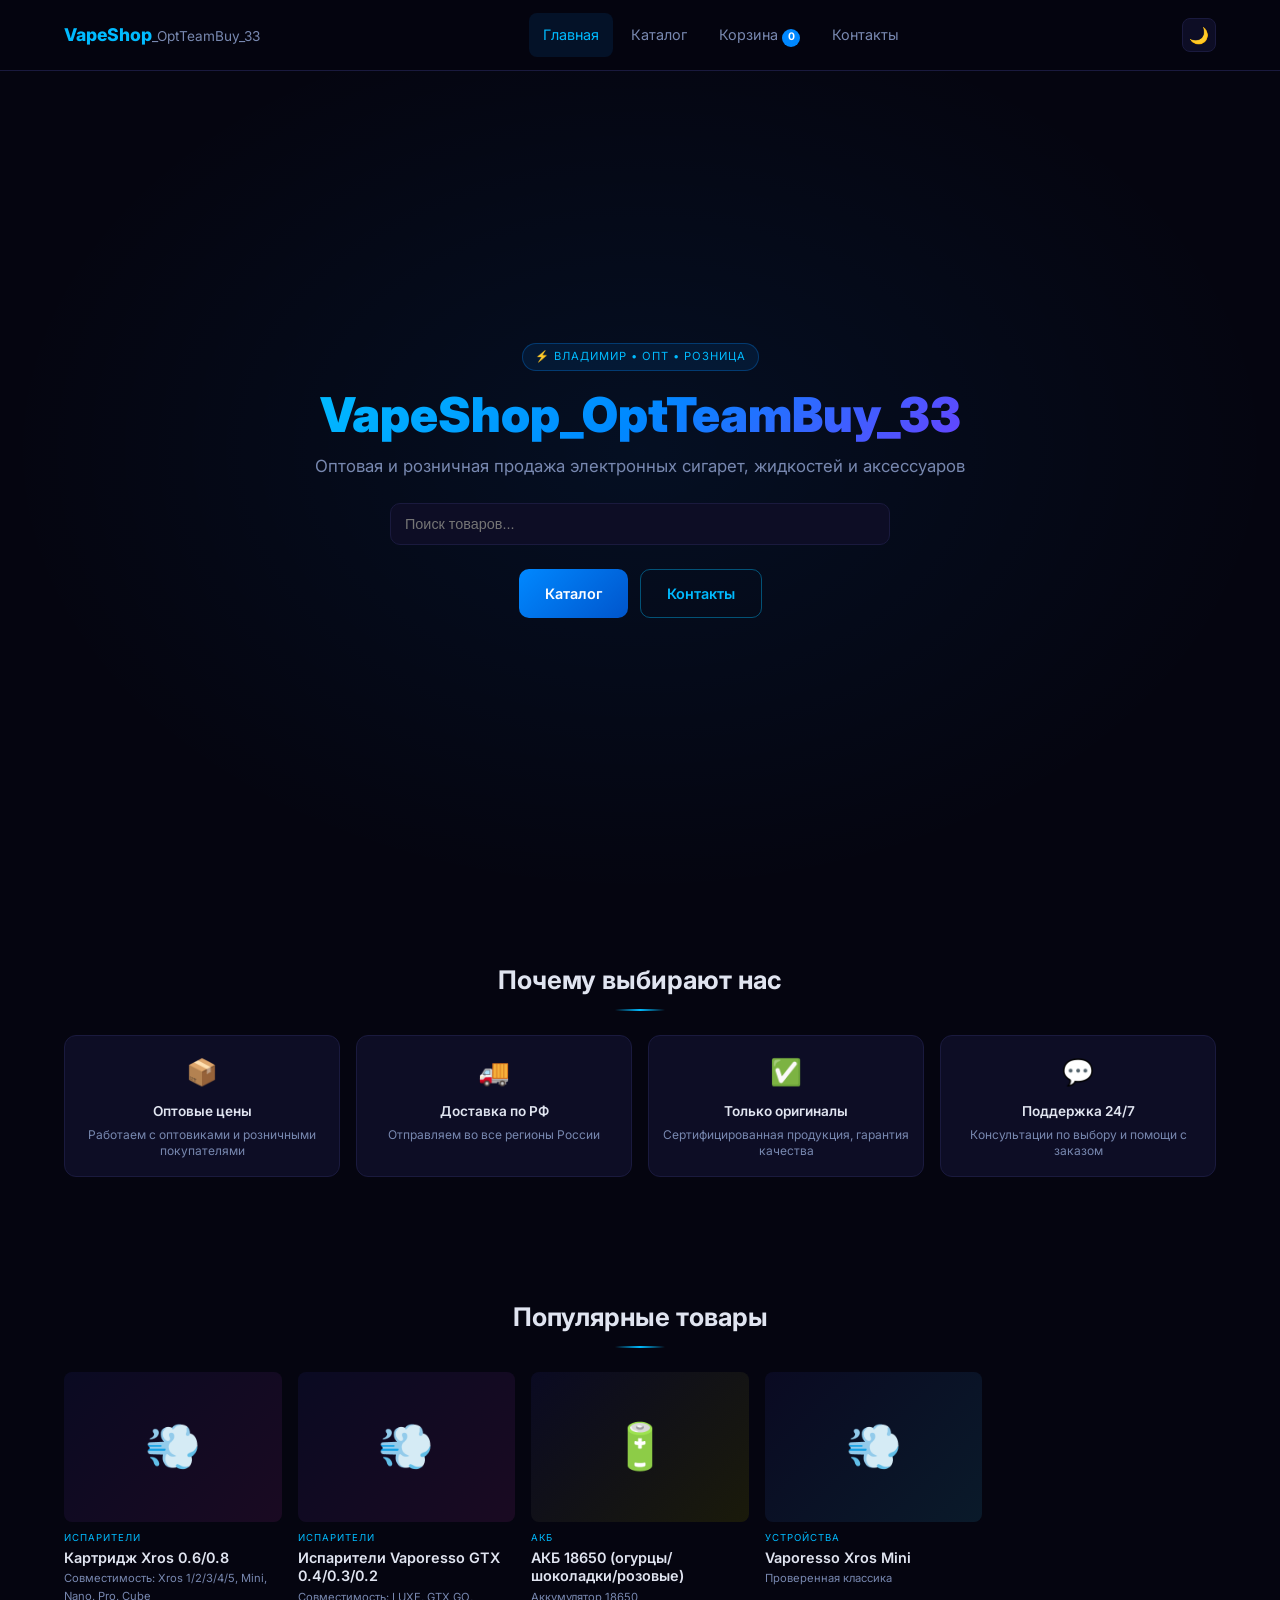
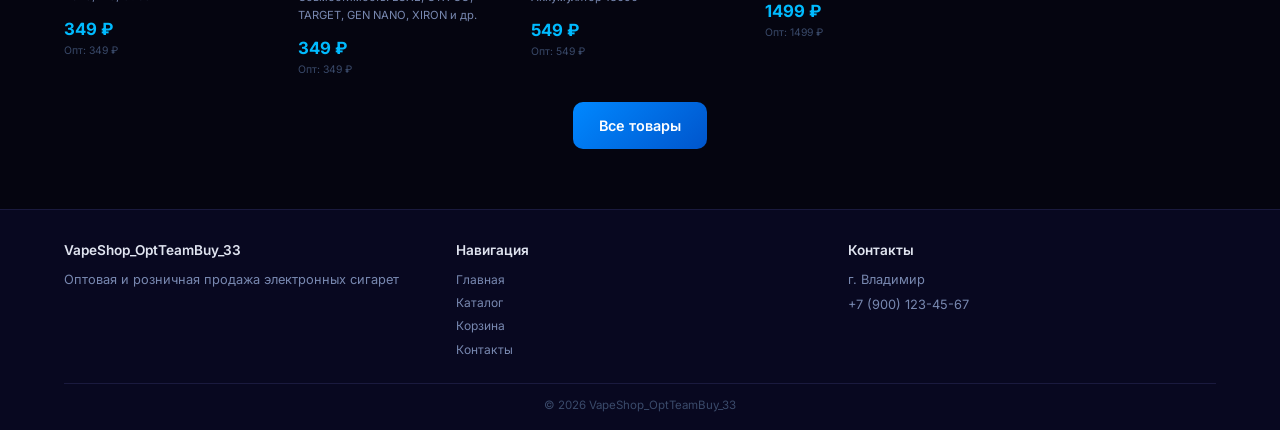
<file: index.html>
<!DOCTYPE html><html lang="ru"><head>
<meta charset="UTF-8"><meta name="viewport" content="width=device-width,initial-scale=1.0">
<title>VapeShop_OptTeamBuy_33</title>
<link rel="stylesheet" href="css/style.css?v=4">
</head>
<body>
<header class="header"><div class="container"><div class="header__inner">
<a href="index.html" class="logo">VapeShop<span>_OptTeamBuy_33</span></a>
<nav class="nav" id="nav">
<a href="index.html" class="nav__link nav__link--active">Главная</a>
<a href="catalog.html" class="nav__link">Каталог</a>
<a href="cart.html" class="nav__link">Корзина <span class="cart-count" id="cartCount">0</span></a>
<a href="contacts.html" class="nav__link">Контакты</a>
</nav>
<div style="display:flex;align-items:center;gap:6px">
<button class="theme-toggle" id="themeToggle">🌙</button>
<button class="burger" id="burger"><span></span><span></span><span></span></button>
</div></div></div></header>
<div class="mobile-overlay" id="mobileOverlay"></div>

<section class="hero"><div class="container"><div class="hero__content">
<div class="hero__badge">⚡ Владимир • Опт • Розница</div>
<h1 class="hero__title">VapeShop_OptTeamBuy_33</h1>
<p class="hero__subtitle">Оптовая и розничная продажа электронных сигарет, жидкостей и аксессуаров</p>
<div class="hero-search" id="heroSearch">
<input type="text" id="heroSearchInput" class="hero-search__input" placeholder="Поиск товаров...">
<div class="hero-search__results" id="heroSearchResults"></div>
</div>
<div class="hero__actions">
<a href="catalog.html" class="btn btn--primary">Каталог</a>
<a href="contacts.html" class="btn btn--outline">Контакты</a>
</div>
</div></div></section>

<section class="section"><div class="container">
<h2 class="section__title">Почему выбирают нас</h2>
<div class="features">
<div class="feature-card"><div class="feature-card__icon">📦</div><h3>Оптовые цены</h3><p>Работаем с оптовиками и розничными покупателями</p></div>
<div class="feature-card"><div class="feature-card__icon">🚚</div><h3>Доставка по РФ</h3><p>Отправляем во все регионы России</p></div>
<div class="feature-card"><div class="feature-card__icon">✅</div><h3>Только оригиналы</h3><p>Сертифицированная продукция, гарантия качества</p></div>
<div class="feature-card"><div class="feature-card__icon">💬</div><h3>Поддержка 24/7</h3><p>Консультации по выбору и помощи с заказом</p></div>
</div></div></section>

<section class="section"><div class="container">
<h2 class="section__title">Популярные товары</h2>
<div class="products" id="featuredProducts"></div>
<div style="text-align:center;margin-top:24px"><a href="catalog.html" class="btn btn--primary">Все товары</a></div>
</div></section>

<footer class="footer"><div class="container">
<div class="footer__inner">
<div><h3>VapeShop_OptTeamBuy_33</h3><p class="footer__text">Оптовая и розничная продажа электронных сигарет</p></div>
<div><h3>Навигация</h3><a href="index.html" class="footer__link">Главная</a><a href="catalog.html" class="footer__link">Каталог</a><a href="cart.html" class="footer__link">Корзина</a><a href="contacts.html" class="footer__link">Контакты</a></div>
<div><h3>Контакты</h3><p class="footer__text">г. Владимир</p><p class="footer__text">+7 (900) 123-45-67</p></div>
</div>
<div class="footer__bottom"><p>&copy; 2026 VapeShop_OptTeamBuy_33</p></div>
</div></footer>

<script src="js/telegram.js?v=2"></script>
<script src="js/products.js?v=2"></script>
<script src="js/main.js?v=2"></script>
</body></html>
</file>
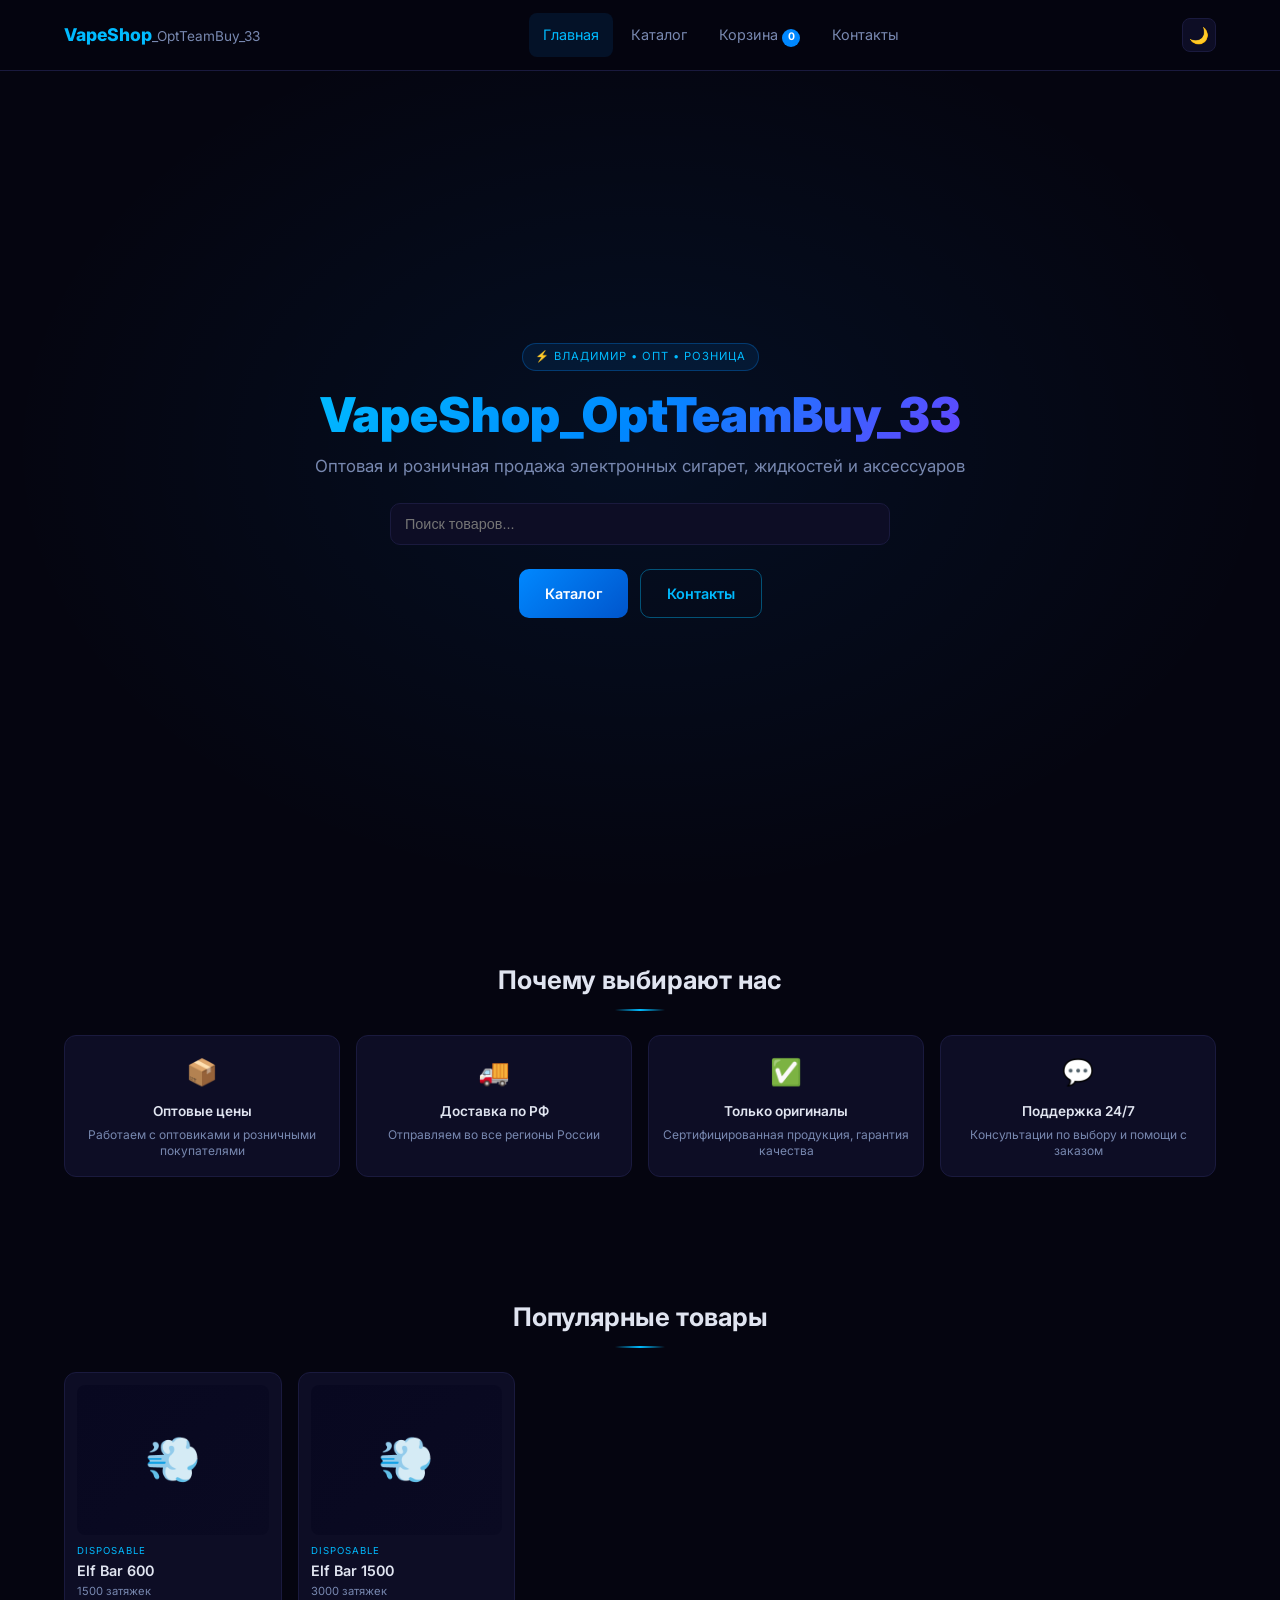
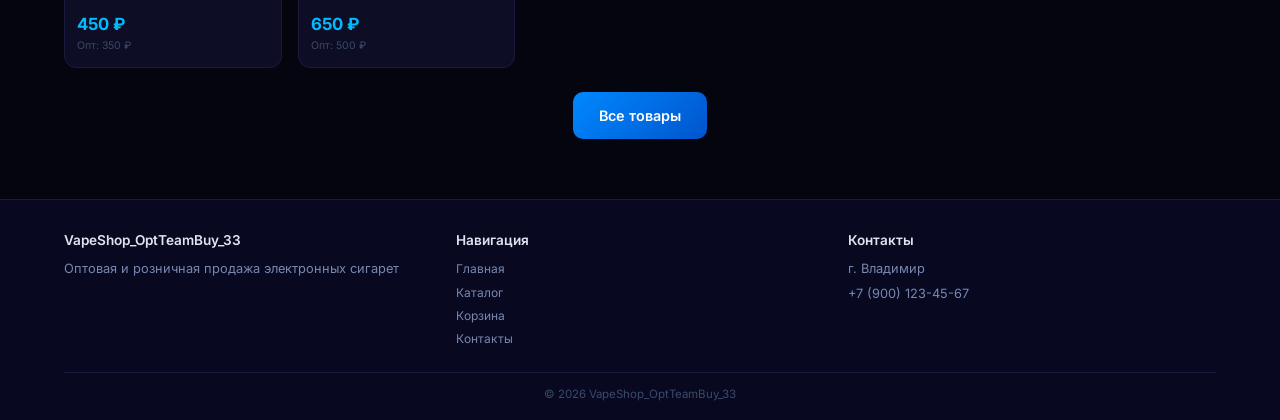
<file: vape_upload/index.html>
<!DOCTYPE html><html lang="ru"><head>
<meta charset="UTF-8"><meta name="viewport" content="width=device-width,initial-scale=1.0">
<title>VapeShop_OptTeamBuy_33</title>
<link rel="stylesheet" href="css/style.css?v=4">
</head>
<body>
<header class="header"><div class="container"><div class="header__inner">
<a href="index.html" class="logo">VapeShop<span>_OptTeamBuy_33</span></a>
<nav class="nav" id="nav">
<a href="index.html" class="nav__link nav__link--active">Главная</a>
<a href="catalog.html" class="nav__link">Каталог</a>
<a href="cart.html" class="nav__link">Корзина <span class="cart-count" id="cartCount">0</span></a>
<a href="contacts.html" class="nav__link">Контакты</a>
</nav>
<div style="display:flex;align-items:center;gap:6px">
<button class="theme-toggle" id="themeToggle">🌙</button>
<button class="burger" id="burger"><span></span><span></span><span></span></button>
</div></div></div></header>
<div class="mobile-overlay" id="mobileOverlay"></div>

<section class="hero"><div class="container"><div class="hero__content">
<div class="hero__badge">⚡ Владимир • Опт • Розница</div>
<h1 class="hero__title">VapeShop_OptTeamBuy_33</h1>
<p class="hero__subtitle">Оптовая и розничная продажа электронных сигарет, жидкостей и аксессуаров</p>
<div class="hero-search" id="heroSearch">
<input type="text" id="heroSearchInput" class="hero-search__input" placeholder="Поиск товаров...">
<div class="hero-search__results" id="heroSearchResults"></div>
</div>
<div class="hero__actions">
<a href="catalog.html" class="btn btn--primary">Каталог</a>
<a href="contacts.html" class="btn btn--outline">Контакты</a>
</div>
</div></div></section>

<section class="section"><div class="container">
<h2 class="section__title">Почему выбирают нас</h2>
<div class="features">
<div class="feature-card"><div class="feature-card__icon">📦</div><h3>Оптовые цены</h3><p>Работаем с оптовиками и розничными покупателями</p></div>
<div class="feature-card"><div class="feature-card__icon">🚚</div><h3>Доставка по РФ</h3><p>Отправляем во все регионы России</p></div>
<div class="feature-card"><div class="feature-card__icon">✅</div><h3>Только оригиналы</h3><p>Сертифицированная продукция, гарантия качества</p></div>
<div class="feature-card"><div class="feature-card__icon">💬</div><h3>Поддержка 24/7</h3><p>Консультации по выбору и помощи с заказом</p></div>
</div></div></section>

<section class="section"><div class="container">
<h2 class="section__title">Популярные товары</h2>
<div class="products" id="featuredProducts"></div>
<div style="text-align:center;margin-top:24px"><a href="catalog.html" class="btn btn--primary">Все товары</a></div>
</div></section>

<footer class="footer"><div class="container">
<div class="footer__inner">
<div><h3>VapeShop_OptTeamBuy_33</h3><p class="footer__text">Оптовая и розничная продажа электронных сигарет</p></div>
<div><h3>Навигация</h3><a href="index.html" class="footer__link">Главная</a><a href="catalog.html" class="footer__link">Каталог</a><a href="cart.html" class="footer__link">Корзина</a><a href="contacts.html" class="footer__link">Контакты</a></div>
<div><h3>Контакты</h3><p class="footer__text">г. Владимир</p><p class="footer__text">+7 (900) 123-45-67</p></div>
</div>
<div class="footer__bottom"><p>&copy; 2026 VapeShop_OptTeamBuy_33</p></div>
</div></footer>

<script src="js/telegram.js"></script>
<script src="js/products.js"></script>
<script src="js/main.js"></script>
</body></html>
</file>
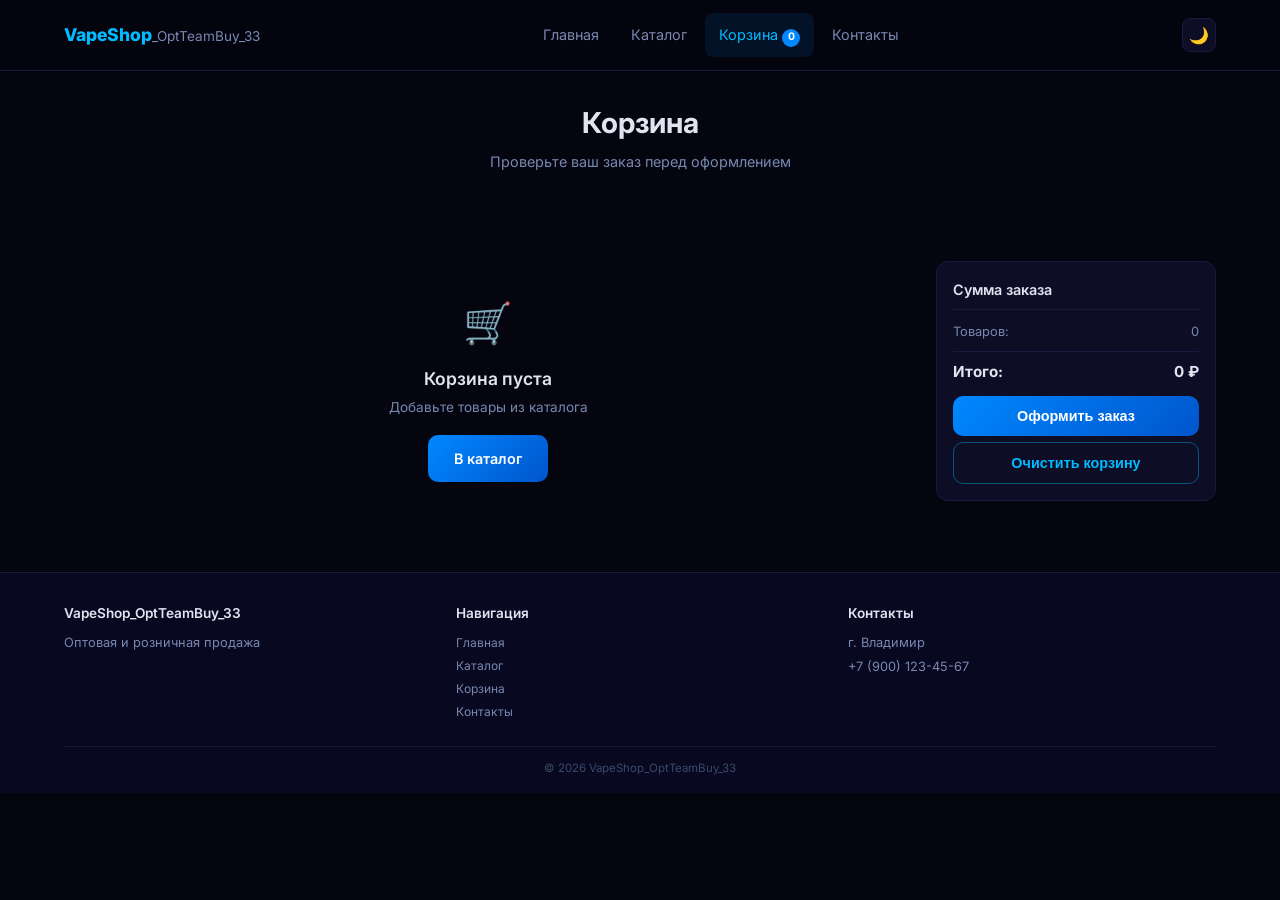
<file: cart.html>
<!DOCTYPE html><html lang="ru"><head>
<meta charset="UTF-8"><meta name="viewport" content="width=device-width,initial-scale=1.0">
<title>Корзина — VapeShop_OptTeamBuy_33</title>
<link rel="stylesheet" href="css/style.css?v=4">
</head>
<body>
<header class="header"><div class="container"><div class="header__inner">
<a href="index.html" class="logo">VapeShop<span>_OptTeamBuy_33</span></a>
<nav class="nav" id="nav">
<a href="index.html" class="nav__link">Главная</a>
<a href="catalog.html" class="nav__link">Каталог</a>
<a href="cart.html" class="nav__link nav__link--active">Корзина <span class="cart-count" id="cartCount">0</span></a>
<a href="contacts.html" class="nav__link">Контакты</a>
</nav>
<div style="display:flex;align-items:center;gap:6px">
<button class="theme-toggle" id="themeToggle">🌙</button>
<button class="burger" id="burger"><span></span><span></span><span></span></button>
</div></div></div></header>
<div class="mobile-overlay" id="mobileOverlay"></div>

<section class="page-header"><div class="container">
<h1 class="page-header__title">Корзина</h1>
<p class="page-header__subtitle">Проверьте ваш заказ перед оформлением</p>
</div></section>

<section class="section"><div class="container">
<div class="cart-layout">
<div>
<div id="cartItems"></div>
</div>
<div class="cart-summary">
<h3 class="cart-summary__title">Сумма заказа</h3>
<div class="cart-summary__row"><span>Товаров:</span><span id="cartTotalItems">0</span></div>
<div class="cart-summary__row cart-summary__row--total"><span>Итого:</span><span id="cartTotalPrice">0 ₽</span></div>
<button class="btn btn--primary btn--full" id="checkoutBtn" style="margin-bottom:6px">Оформить заказ</button>
<button class="btn btn--outline btn--full btn--sm" id="clearCartBtn">Очистить корзину</button>
</div>
</div></div></section>

<div class="modal" id="orderModal"><div class="modal__overlay"></div>
<div class="modal__content">
<button class="modal__close" id="modalClose">&times;</button>
<h2 class="modal__title">Оформление заказа</h2>
<form id="orderForm">
<div class="form-group"><label class="form-label">Имя</label><input type="text" class="form-input" id="orderName" required></div>
<div class="form-group"><label class="form-label">Телефон</label><input type="text" class="form-input" id="orderPhone" required placeholder="11 цифр" inputmode="numeric" pattern="[0-9]{11}" maxlength="11" oninput="this.value=this.value.replace(/\D/g,'').slice(0,11)"></div>
<div class="form-group"><label class="form-label">Telegram / ВК</label><input type="text" class="form-input" id="orderSocial" required placeholder="@username или ссылка"></div>
<div class="form-group"><label class="form-label">Комментарий</label><textarea class="form-input" id="orderComment" rows="2"></textarea></div>
<div class="form-group">
<label class="form-label">Способ получения</label>
<div class="radio-group">
<label class="radio-label"><input type="radio" name="delivery" value="pickup" checked onchange="togglePickupTime()"> Самовывоз</label>
<label class="radio-label"><input type="radio" name="delivery" value="delivery" onchange="togglePickupTime()"> Доставка</label>
</div></div>
<div class="form-group" id="pickupTimeGroup"><label class="form-label">Во сколько заберёте?</label><input type="time" class="form-input" id="pickupTime" value="12:00" style="max-width:150px"></div>
<button type="submit" class="btn btn--primary btn--full">Отправить</button>
</form>
</div></div>

<footer class="footer"><div class="container">
<div class="footer__inner">
<div><h3>VapeShop_OptTeamBuy_33</h3><p class="footer__text">Оптовая и розничная продажа</p></div>
<div><h3>Навигация</h3><a href="index.html" class="footer__link">Главная</a><a href="catalog.html" class="footer__link">Каталог</a><a href="cart.html" class="footer__link">Корзина</a><a href="contacts.html" class="footer__link">Контакты</a></div>
<div><h3>Контакты</h3><p class="footer__text">г. Владимир</p><p class="footer__text">+7 (900) 123-45-67</p></div>
</div>
<div class="footer__bottom"><p>&copy; 2026 VapeShop_OptTeamBuy_33</p></div>
</div></footer>

<script src="js/telegram.js?v=2"></script>
<script src="js/products.js?v=2"></script>
<script src="js/main.js?v=2"></script>
</body></html>
</file>
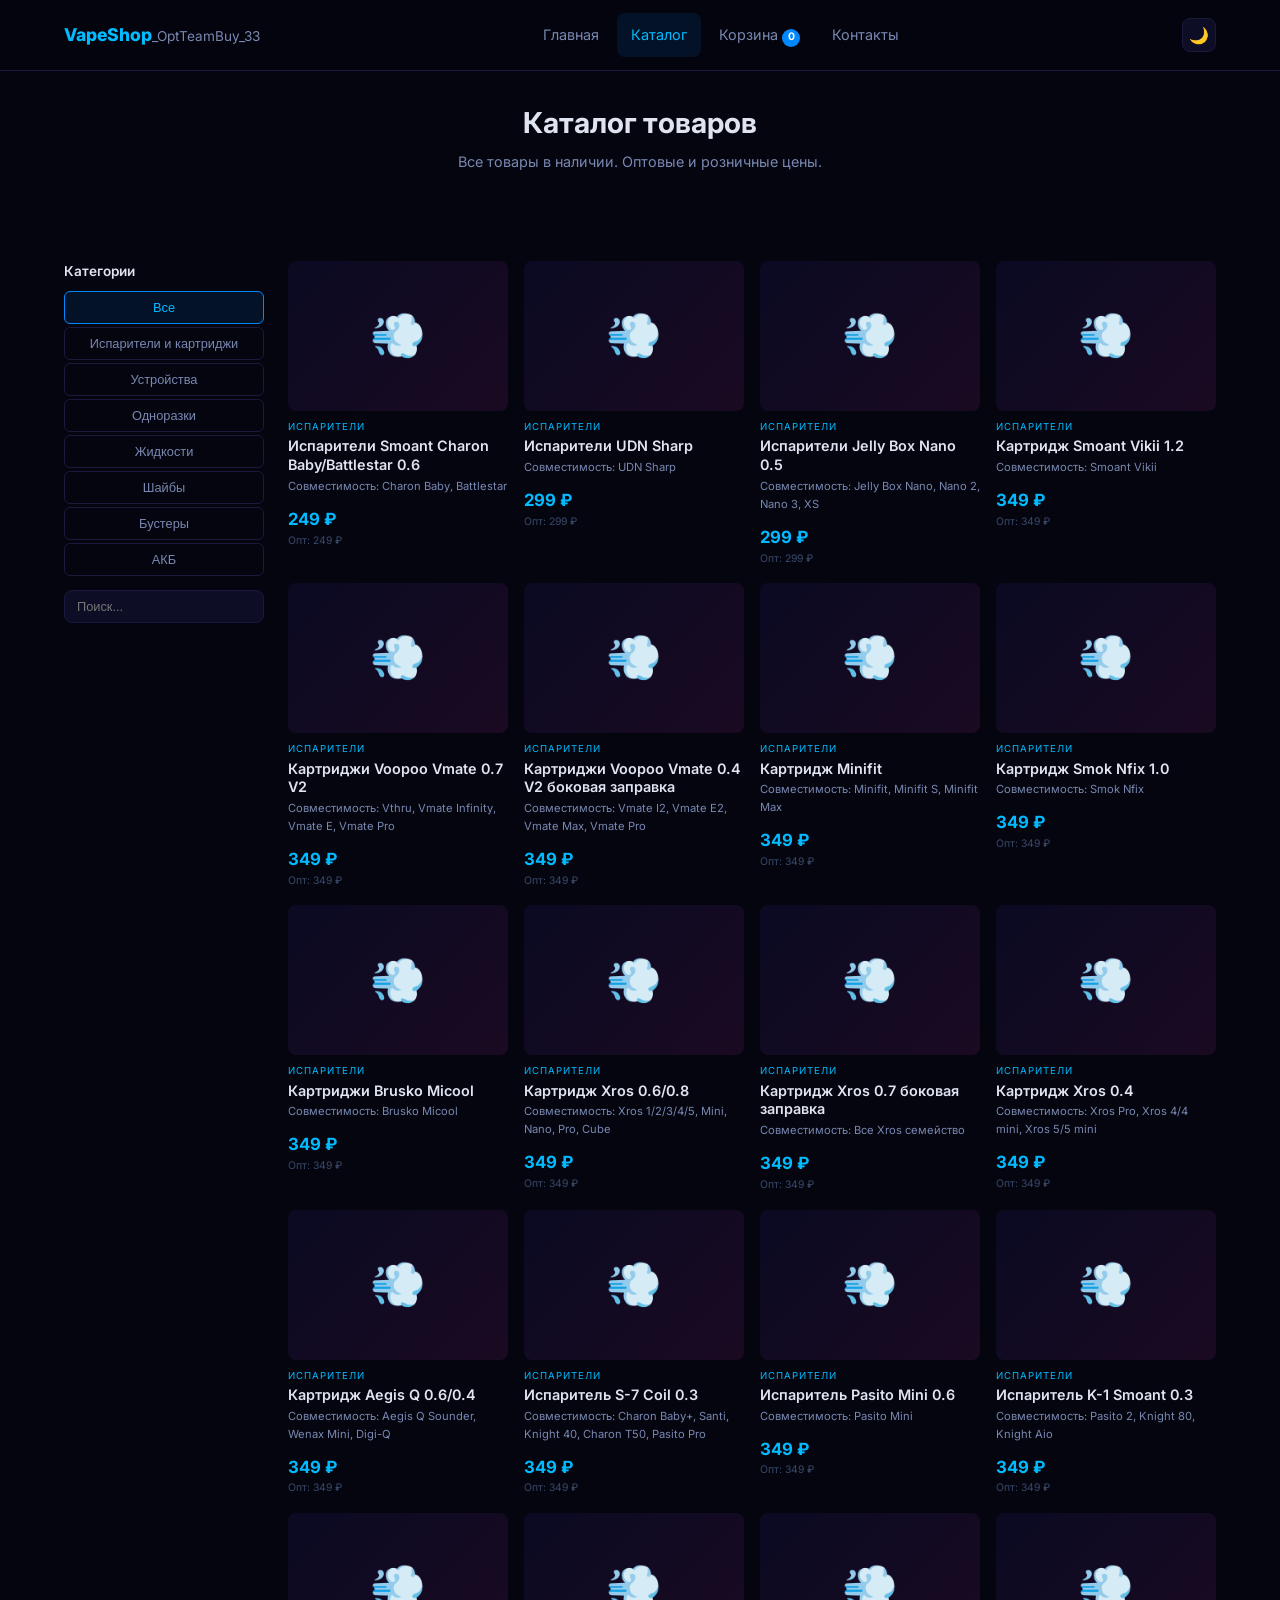
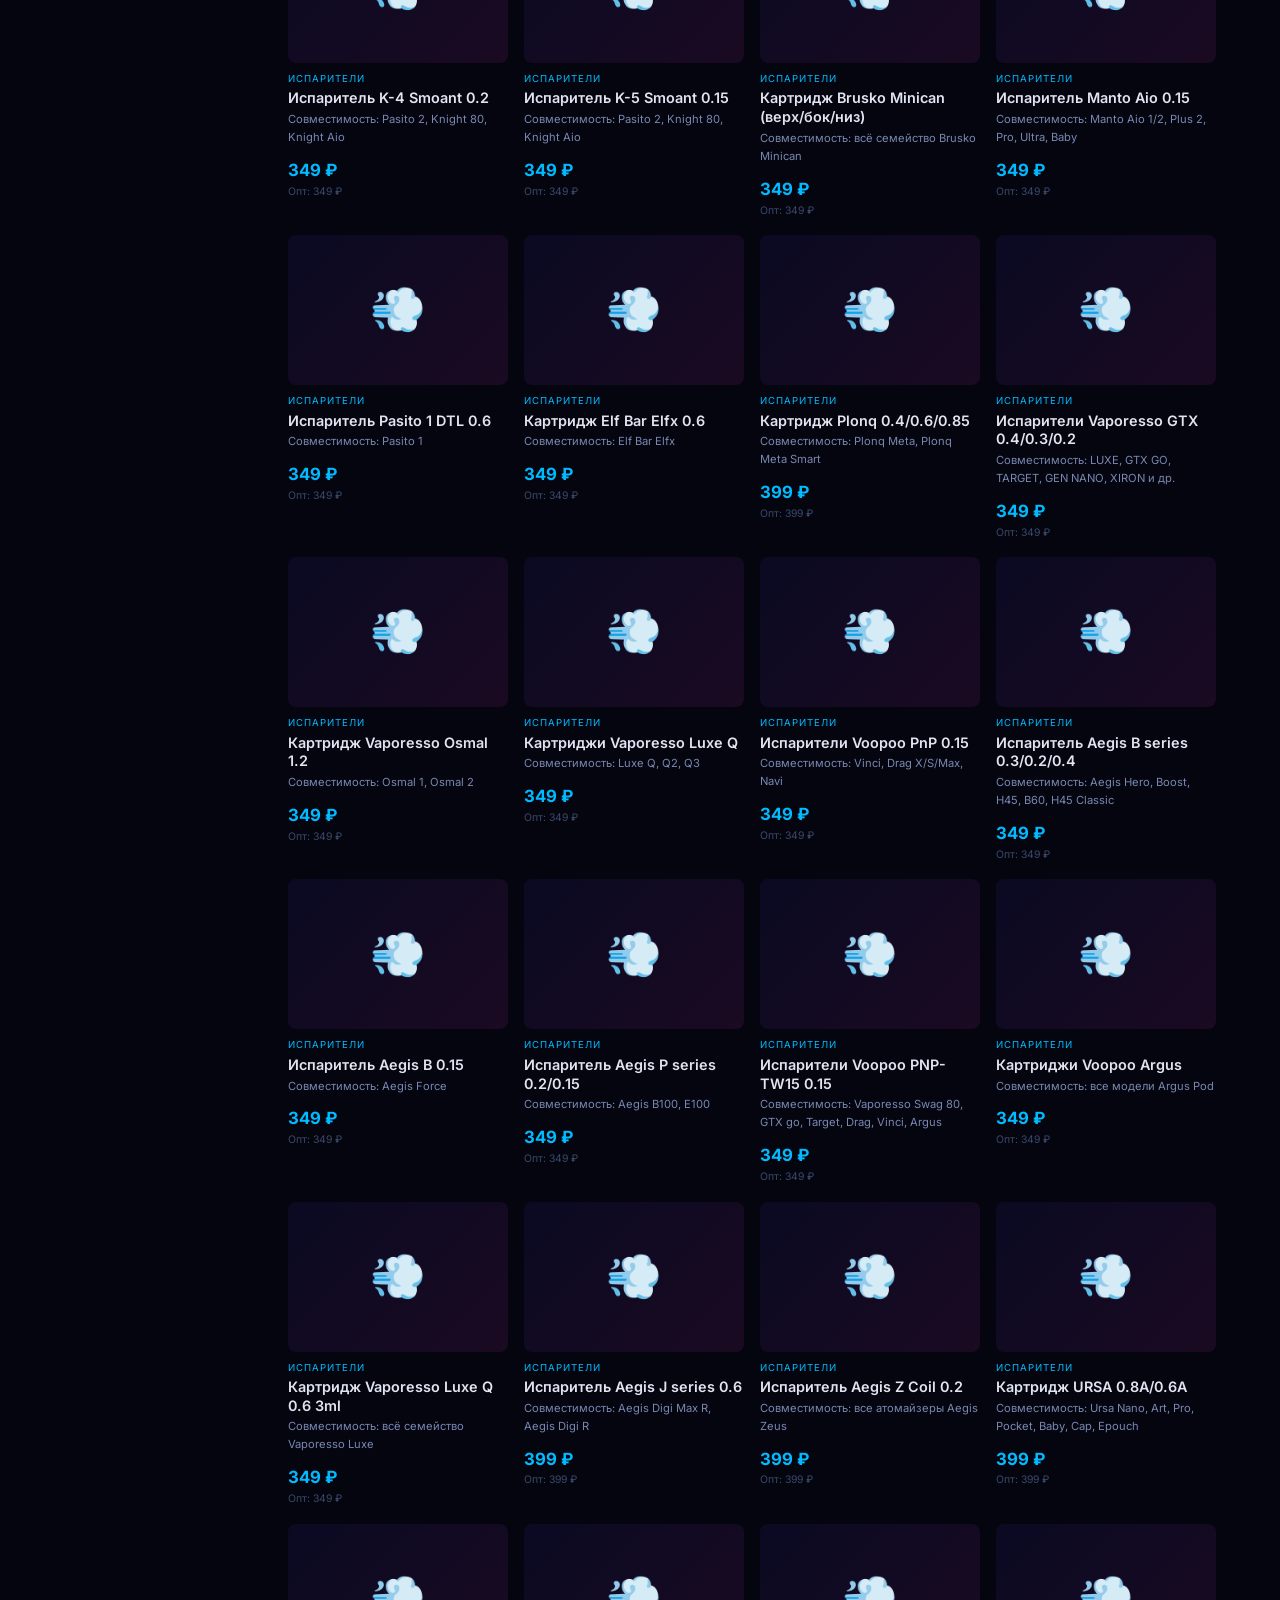
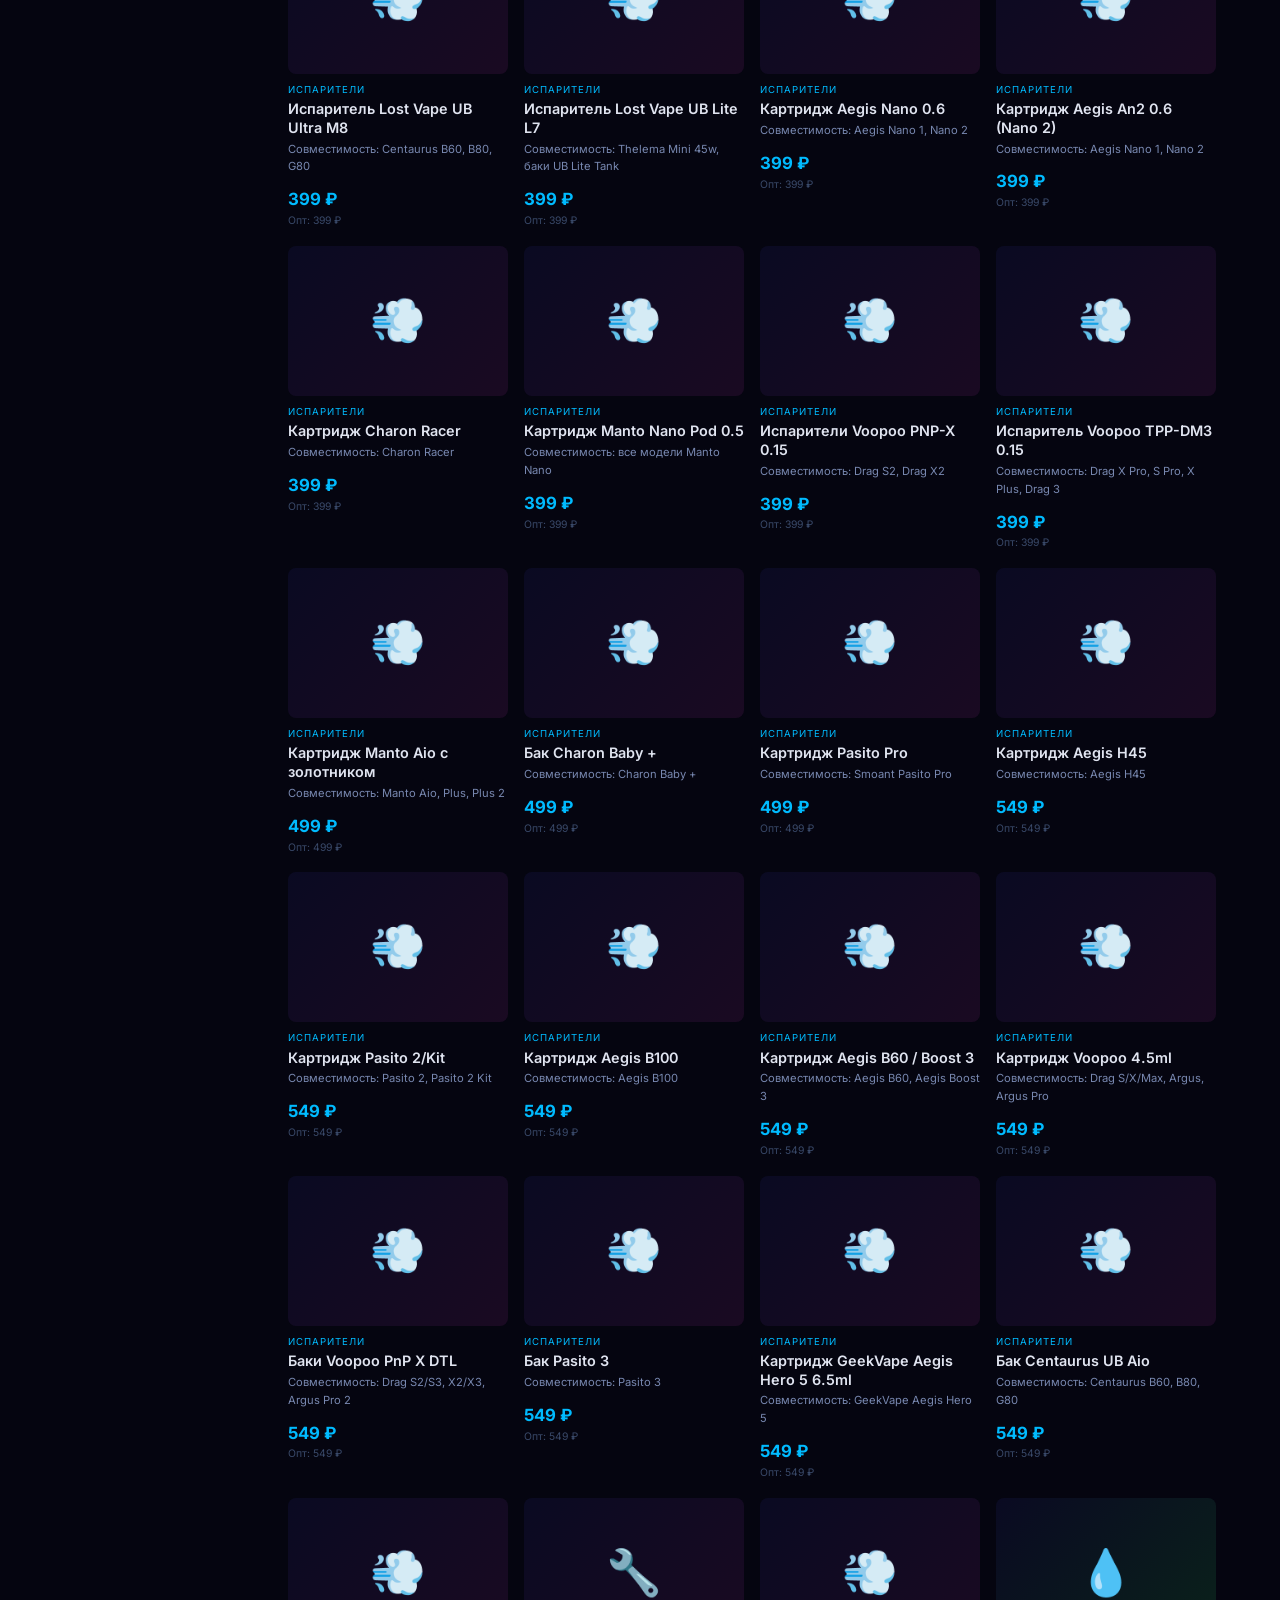
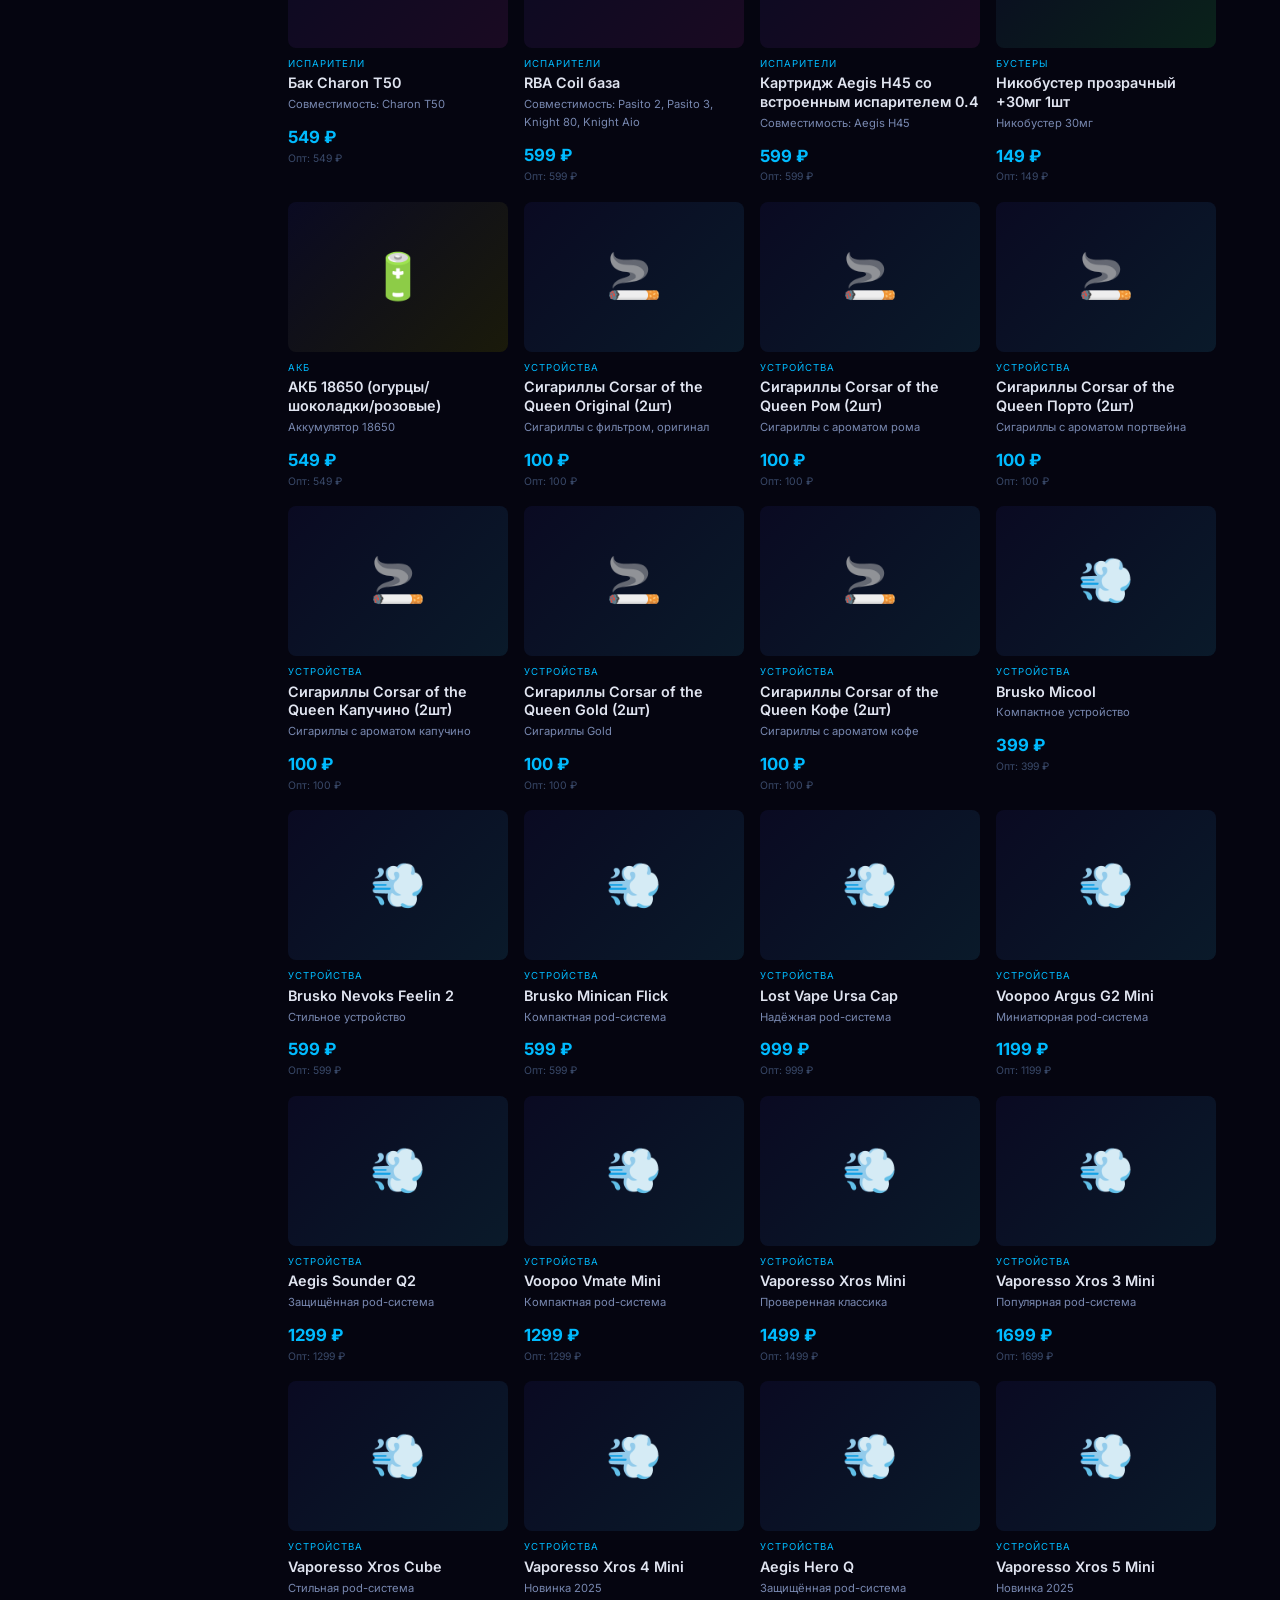
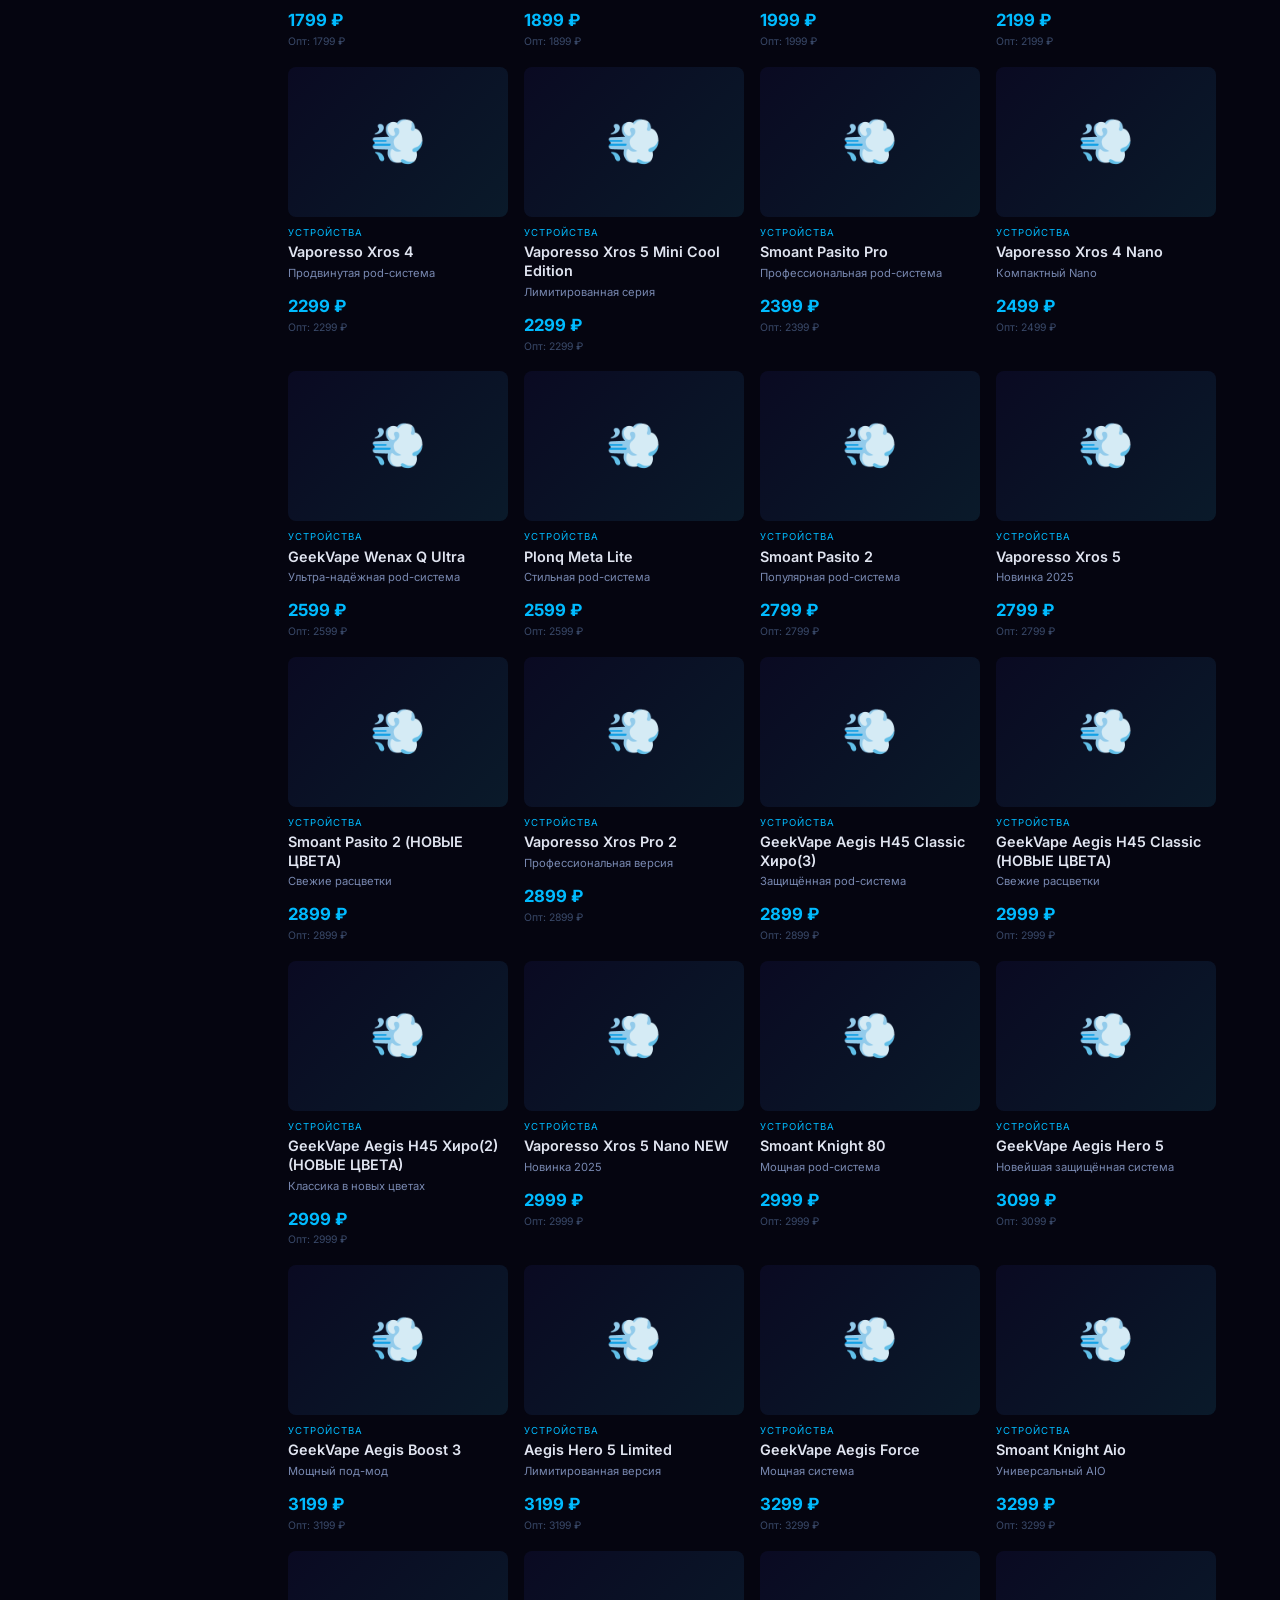
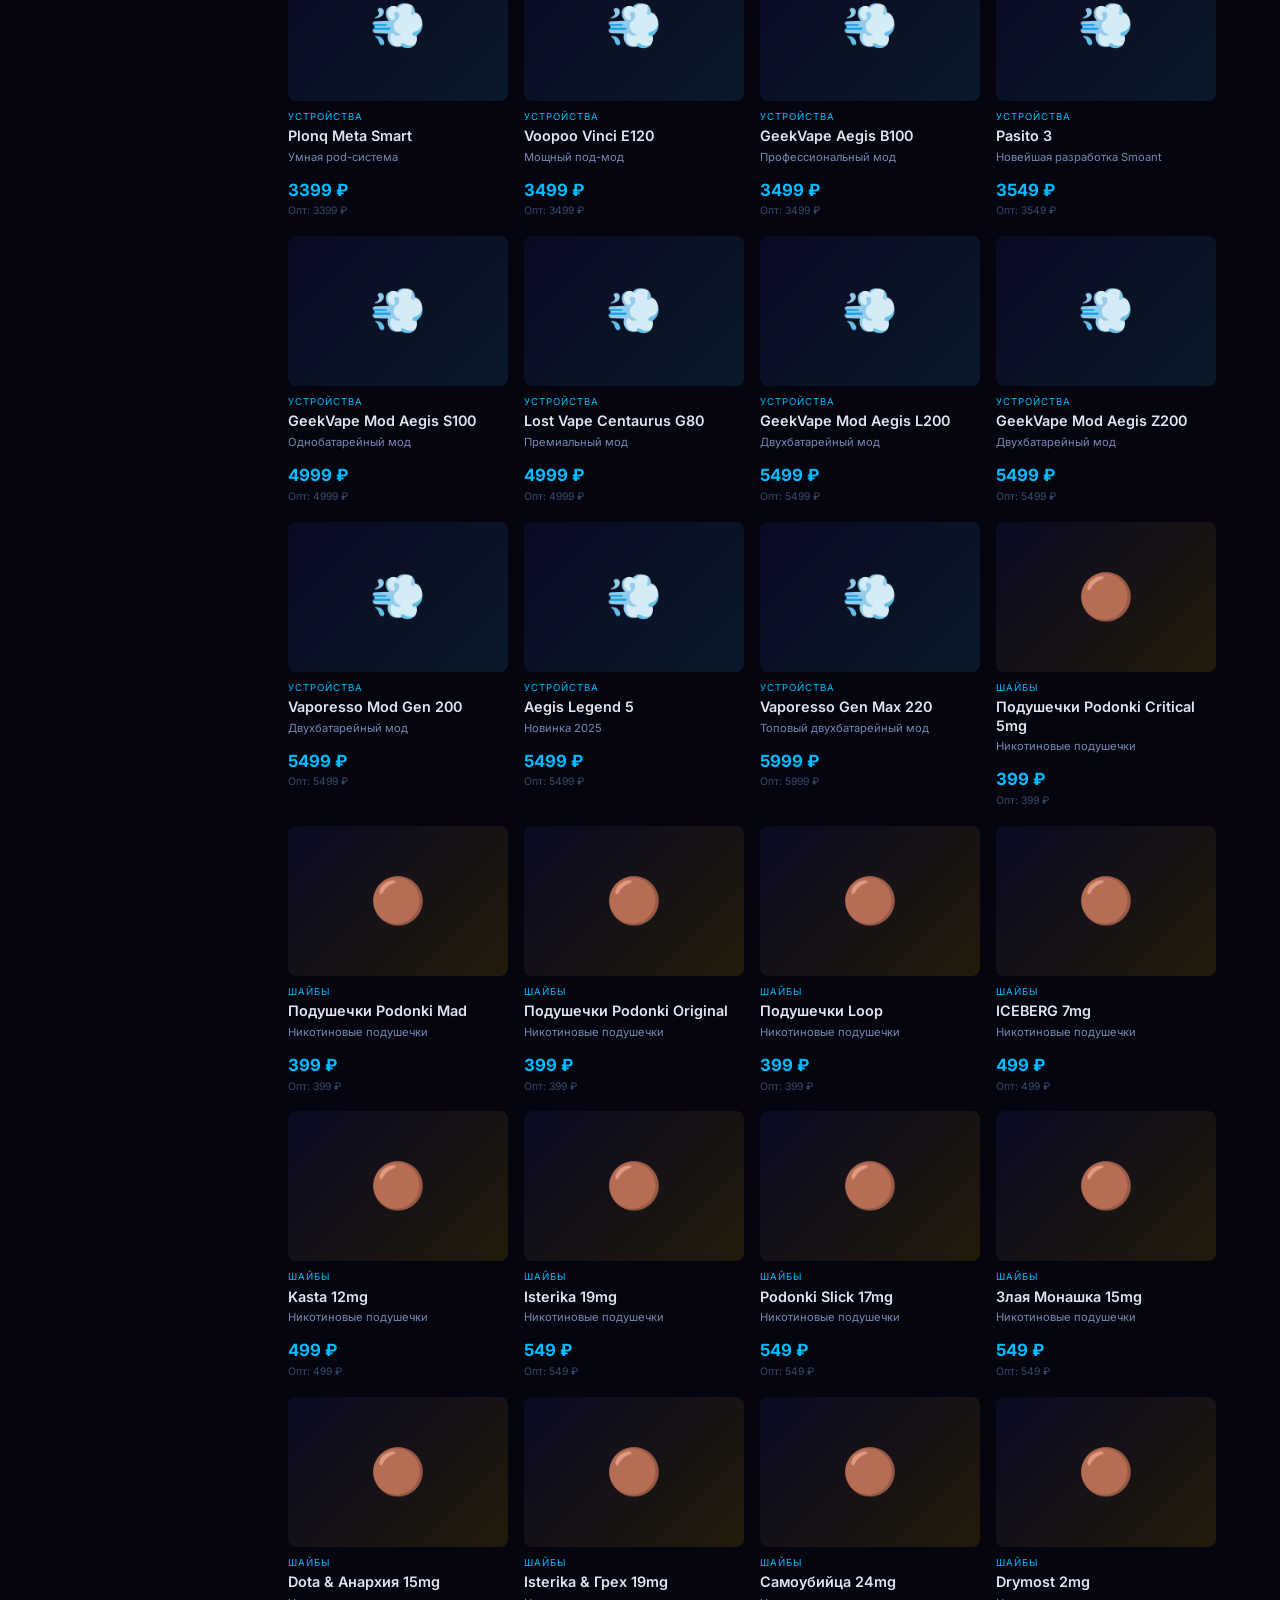
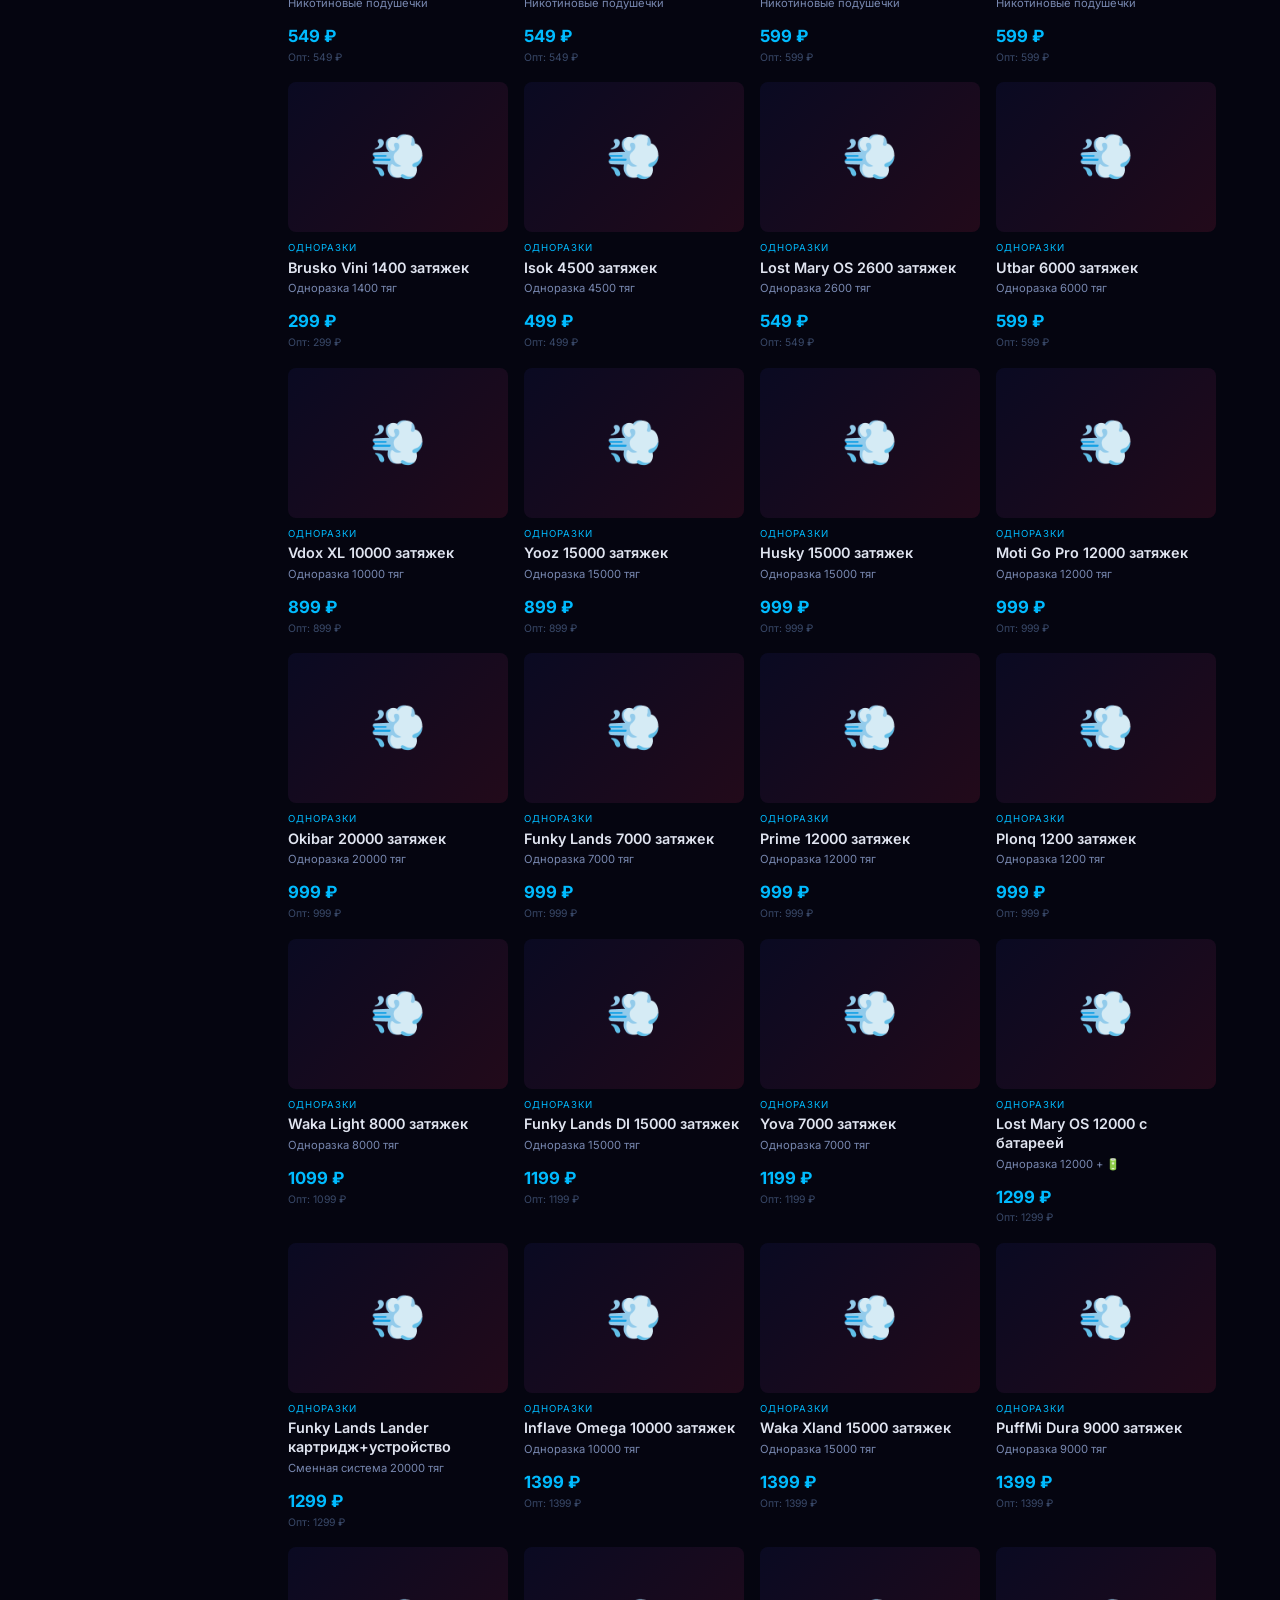
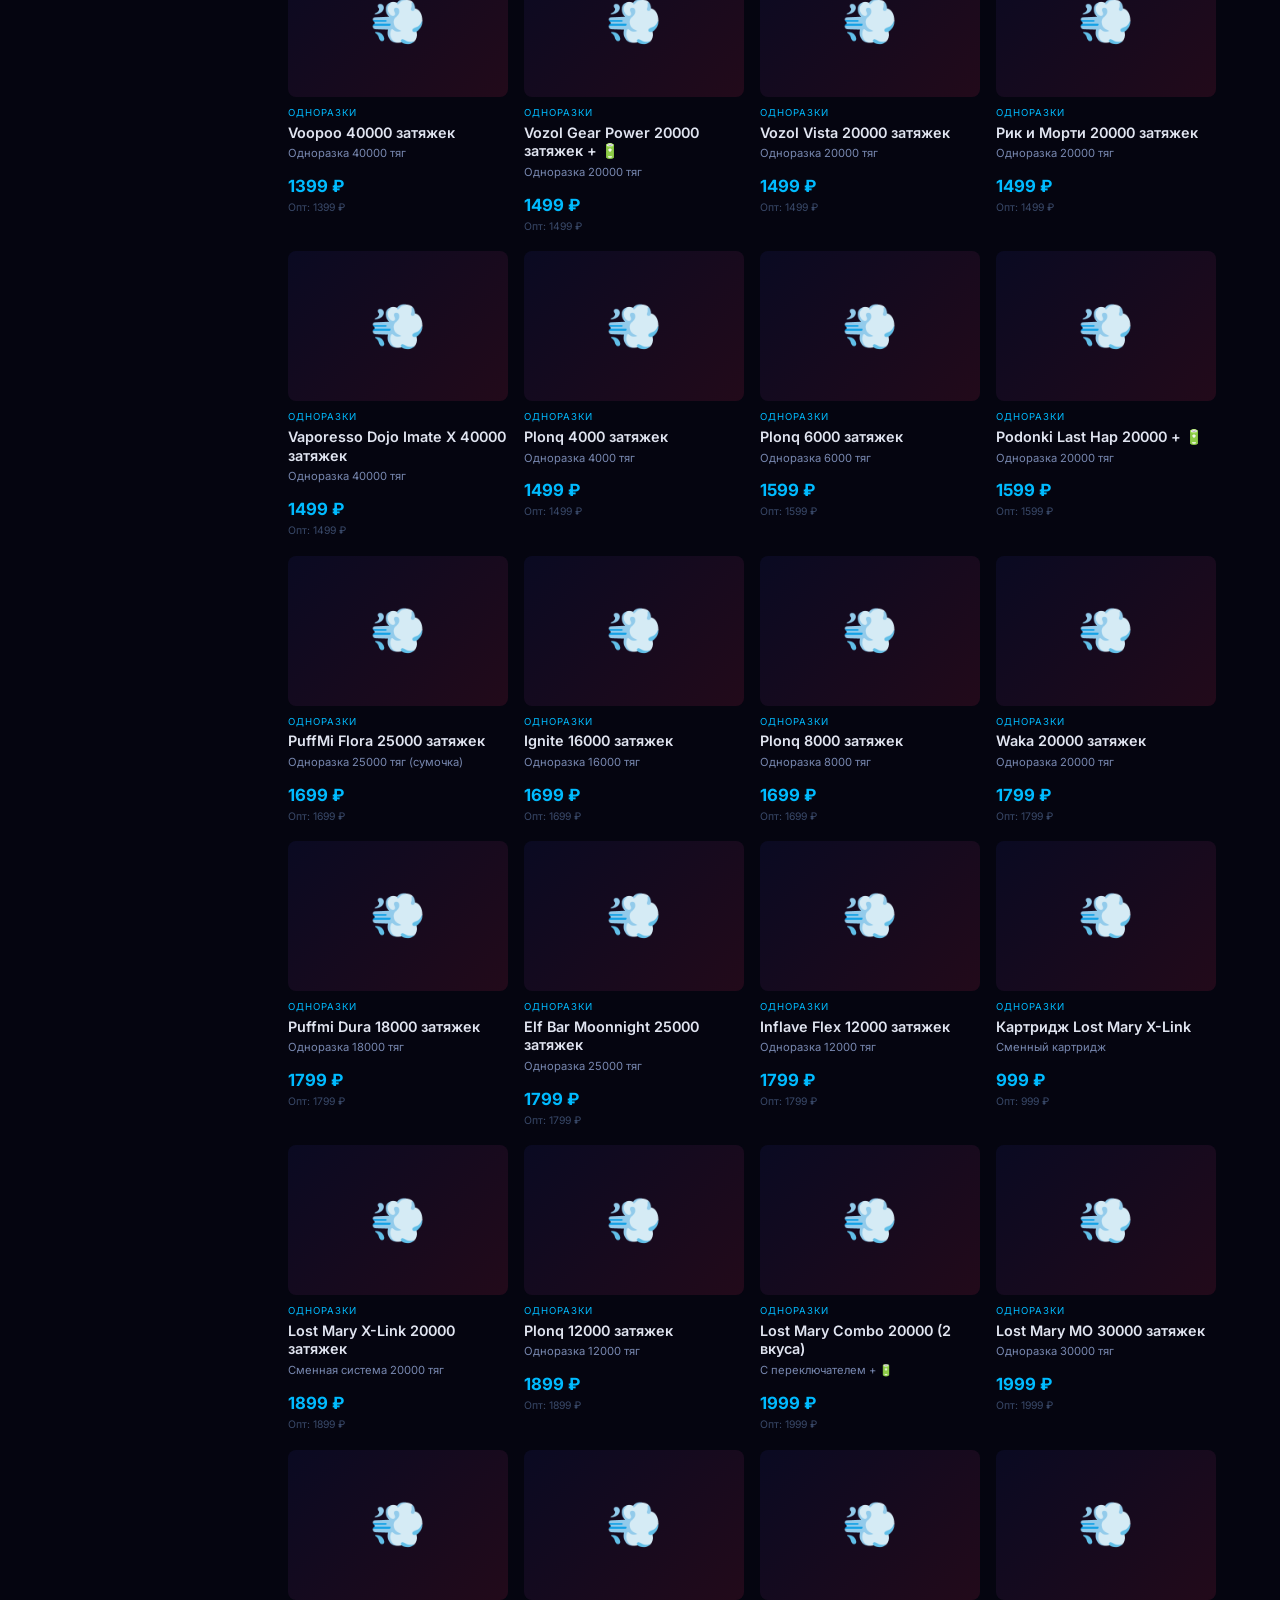
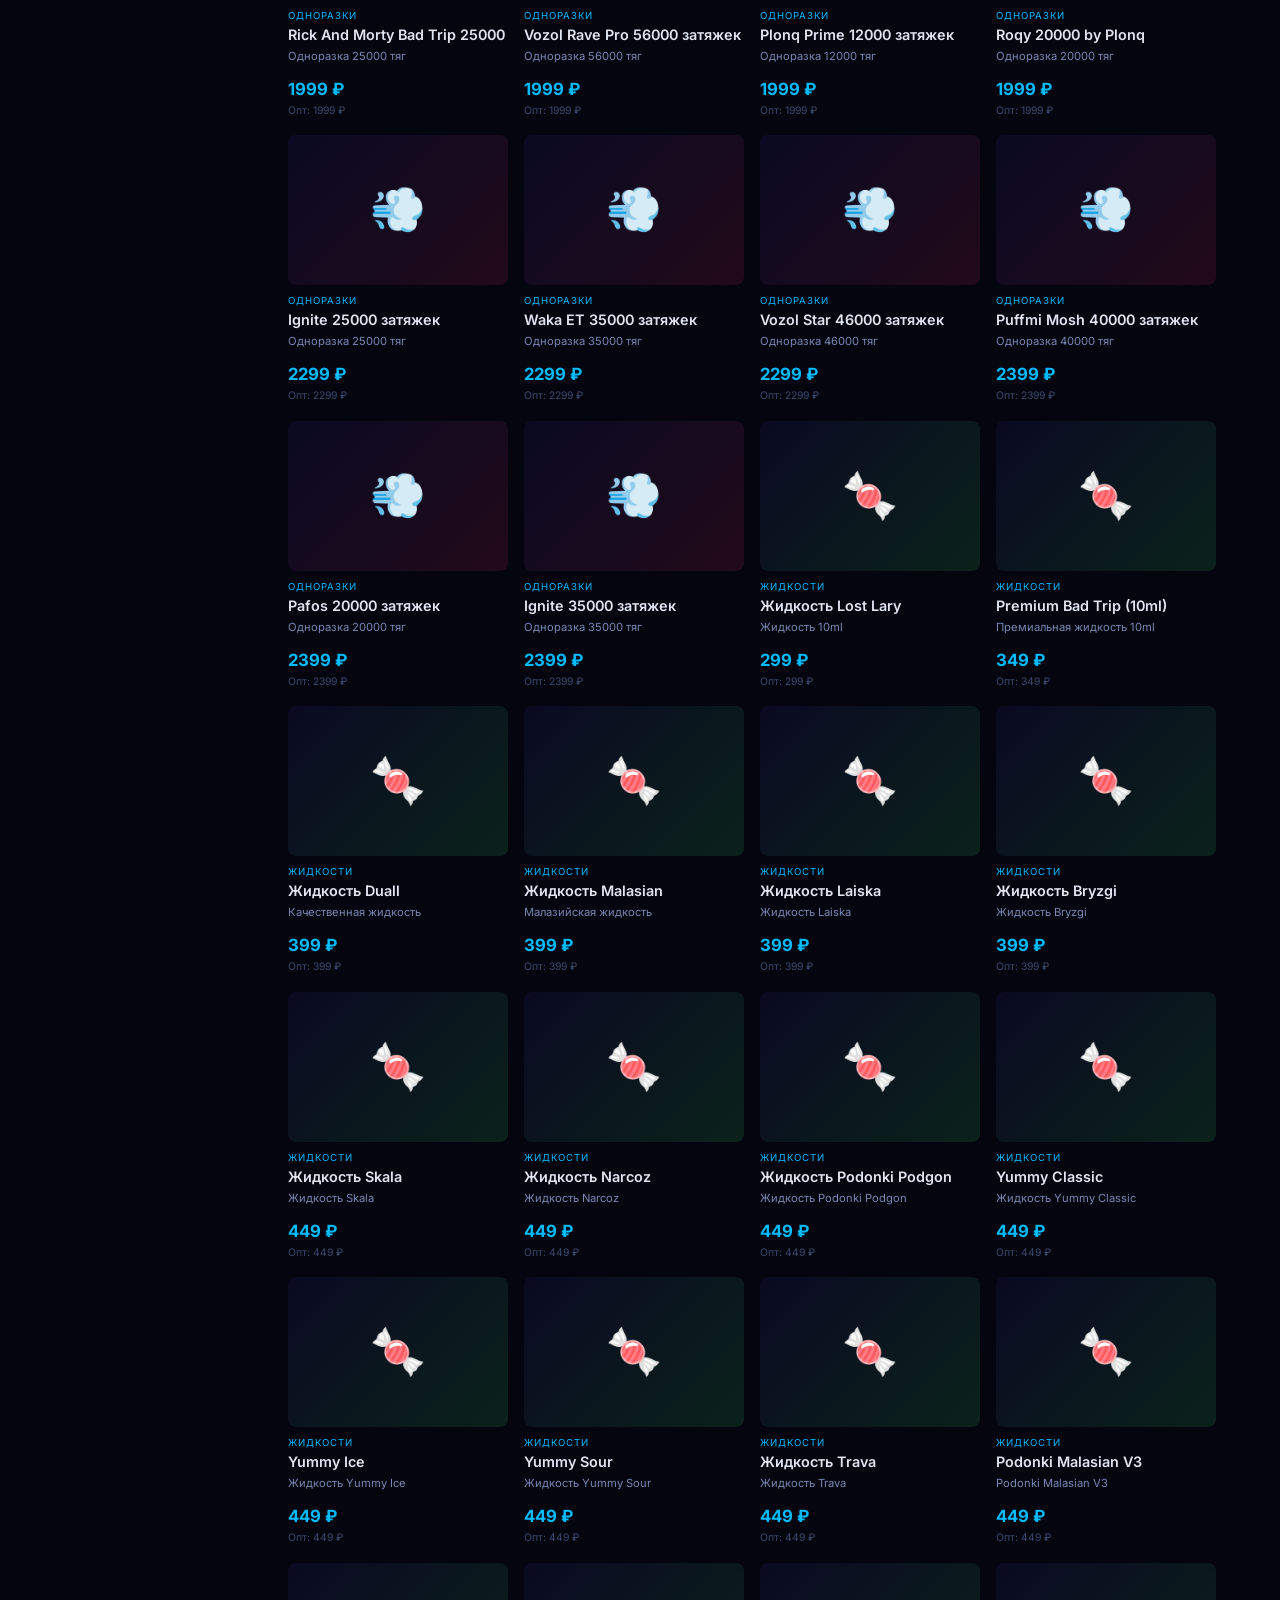
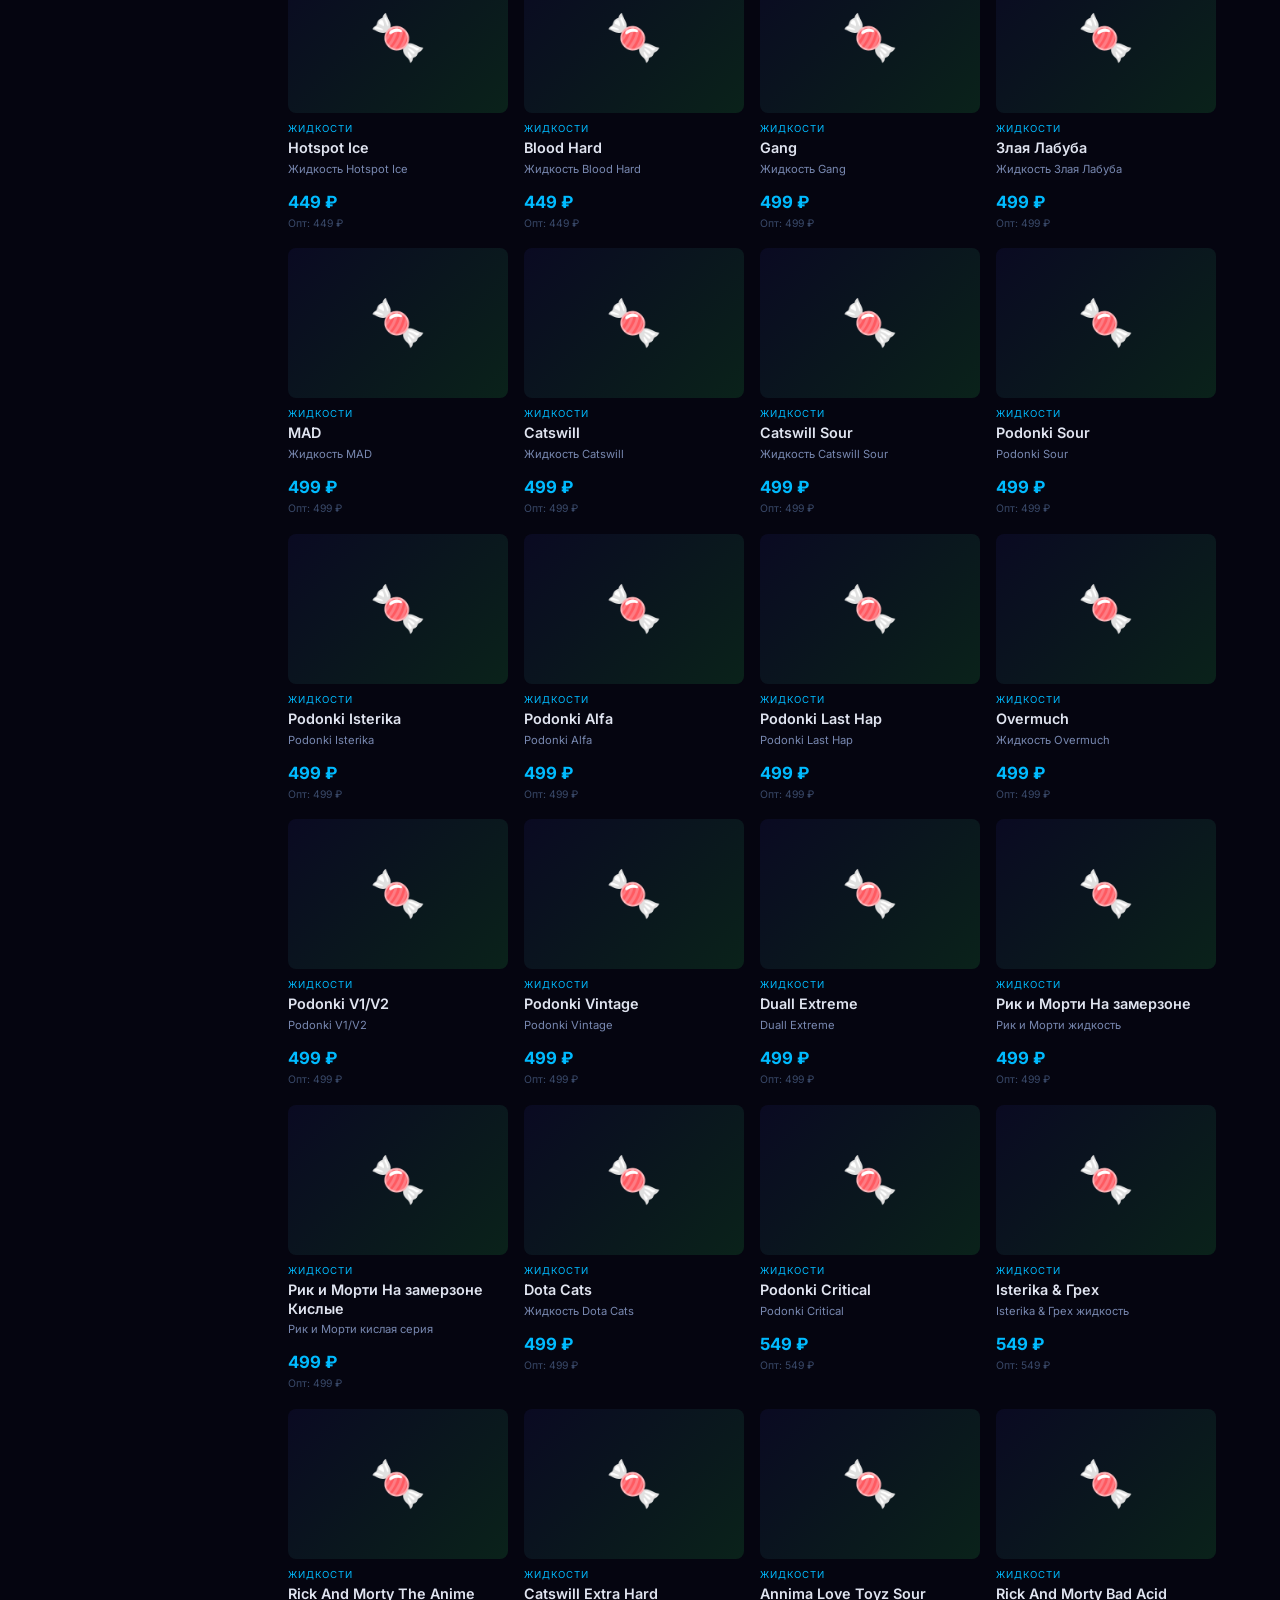
<file: catalog.html>
<!DOCTYPE html><html lang="ru"><head>
<meta charset="UTF-8"><meta name="viewport" content="width=device-width,initial-scale=1.0">
<title>Каталог — VapeShop_OptTeamBuy_33</title>
<link rel="stylesheet" href="css/style.css?v=4">
</head>
<body>
<header class="header"><div class="container"><div class="header__inner">
<a href="index.html" class="logo">VapeShop<span>_OptTeamBuy_33</span></a>
<nav class="nav" id="nav">
<a href="index.html" class="nav__link">Главная</a>
<a href="catalog.html" class="nav__link nav__link--active">Каталог</a>
<a href="cart.html" class="nav__link">Корзина <span class="cart-count" id="cartCount">0</span></a>
<a href="contacts.html" class="nav__link">Контакты</a>
</nav>
<div style="display:flex;align-items:center;gap:6px">
<button class="theme-toggle" id="themeToggle">🌙</button>
<button class="burger" id="burger"><span></span><span></span><span></span></button>
</div></div></div></header>
<div class="mobile-overlay" id="mobileOverlay"></div>

<section class="page-header"><div class="container">
<h1 class="page-header__title">Каталог товаров</h1>
<p class="page-header__subtitle">Все товары в наличии. Оптовые и розничные цены.</p>
</div></section>

<section class="section"><div class="container">
<div class="catalog-layout">
<aside class="catalog-sidebar">
<h3 class="catalog-sidebar__title">Категории</h3>
<div class="catalog-sidebar__filters" id="categoryFilters">
<button class="filter-btn filter-btn--active" data-category="all">Все</button>
<button class="filter-btn" data-category="coil">Испарители и картриджи</button>
<button class="filter-btn" data-category="device">Устройства</button>
<button class="filter-btn" data-category="disposable">Одноразки</button>
<button class="filter-btn" data-category="liquid">Жидкости</button>
<button class="filter-btn" data-category="drip">Шайбы</button>
<button class="filter-btn" data-category="booster">Бустеры</button>
<button class="filter-btn" data-category="battery">АКБ</button>
</div>
<input type="text" id="searchInput" class="search-input" placeholder="Поиск..." style="margin-top:10px">
</aside>
<div class="catalog-content"><div class="products" id="catalogProducts"></div></div>
</div>
</div></section>

<footer class="footer"><div class="container">
<div class="footer__inner">
<div><h3>VapeShop_OptTeamBuy_33</h3><p class="footer__text">Оптовая и розничная продажа</p></div>
<div><h3>Навигация</h3><a href="index.html" class="footer__link">Главная</a><a href="catalog.html" class="footer__link">Каталог</a><a href="cart.html" class="footer__link">Корзина</a><a href="contacts.html" class="footer__link">Контакты</a></div>
<div><h3>Контакты</h3><p class="footer__text">г. Владимир</p><p class="footer__text">+7 (900) 123-45-67</p></div>
</div>
<div class="footer__bottom"><p>&copy; 2026 VapeShop_OptTeamBuy_33</p></div>
</div></footer>

<script src="js/telegram.js?v=2"></script>
<script src="js/products.js?v=2"></script>
<script src="js/main.js?v=2"></script>
</body></html>
</file>
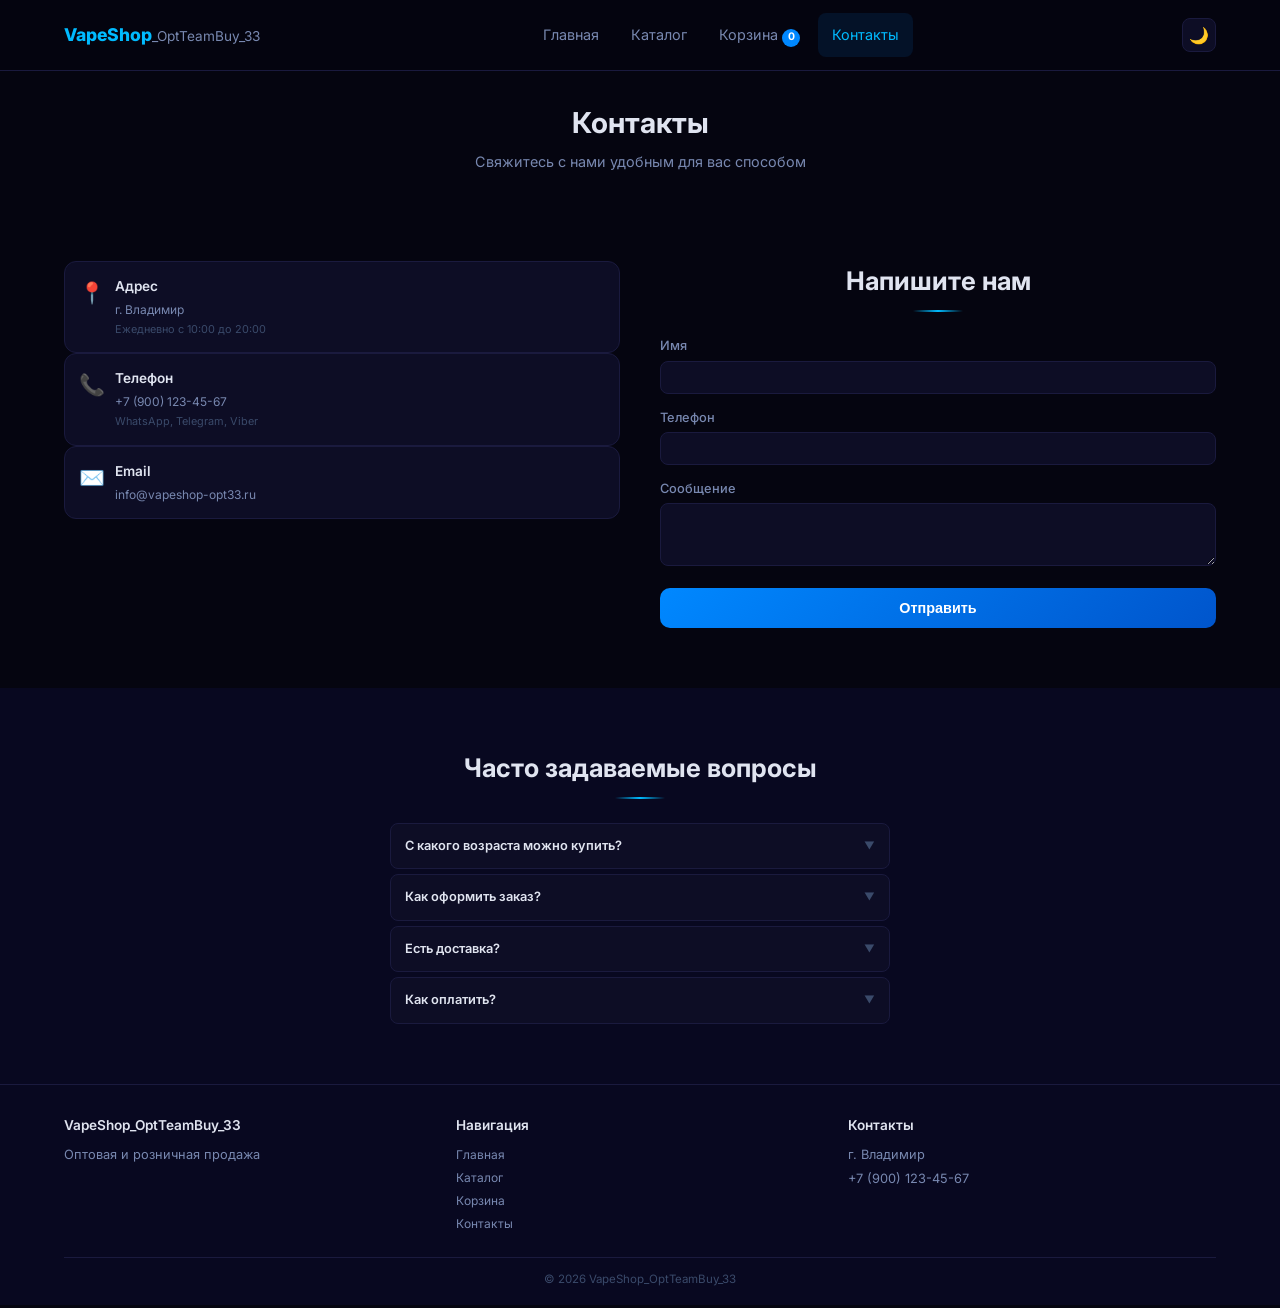
<file: contacts.html>
<!DOCTYPE html><html lang="ru"><head>
<meta charset="UTF-8"><meta name="viewport" content="width=device-width,initial-scale=1.0">
<title>Контакты — VapeShop_OptTeamBuy_33</title>
<link rel="stylesheet" href="css/style.css?v=4">
</head>
<body>
<header class="header"><div class="container"><div class="header__inner">
<a href="index.html" class="logo">VapeShop<span>_OptTeamBuy_33</span></a>
<nav class="nav" id="nav">
<a href="index.html" class="nav__link">Главная</a>
<a href="catalog.html" class="nav__link">Каталог</a>
<a href="cart.html" class="nav__link">Корзина <span class="cart-count" id="cartCount">0</span></a>
<a href="contacts.html" class="nav__link nav__link--active">Контакты</a>
</nav>
<div style="display:flex;align-items:center;gap:6px">
<button class="theme-toggle" id="themeToggle">🌙</button>
<button class="burger" id="burger"><span></span><span></span><span></span></button>
</div></div></div></header>
<div class="mobile-overlay" id="mobileOverlay"></div>

<section class="page-header"><div class="container">
<h1 class="page-header__title">Контакты</h1>
<p class="page-header__subtitle">Свяжитесь с нами удобным для вас способом</p>
</div></section>

<section class="section"><div class="container">
<div class="contacts-layout">
<div>
<div class="contact-card"><div class="contact-card__icon">📍</div><div><h3>Адрес</h3><p>г. Владимир</p><p class="contact-card__note">Ежедневно с 10:00 до 20:00</p></div></div>
<div class="contact-card"><div class="contact-card__icon">📞</div><div><h3>Телефон</h3><p>+7 (900) 123-45-67</p><p class="contact-card__note">WhatsApp, Telegram, Viber</p></div></div>
<div class="contact-card"><div class="contact-card__icon">✉️</div><div><h3>Email</h3><p>info@vapeshop-opt33.ru</p></div></div>
</div>
<div>
<h2 class="section__title">Напишите нам</h2>
<form id="contactForm">
<div class="form-group"><label class="form-label">Имя</label><input type="text" class="form-input" id="contactName" required></div>
<div class="form-group"><label class="form-label">Телефон</label><input type="tel" class="form-input" id="contactPhone" required></div>
<div class="form-group"><label class="form-label">Сообщение</label><textarea class="form-input" id="contactMessage" rows="3" required></textarea></div>
<button type="submit" class="btn btn--primary btn--full">Отправить</button>
</form>
</div>
</div></div></section>

<section class="section" style="background:var(--bg2)"><div class="container">
<h2 class="section__title">Часто задаваемые вопросы</h2>
<div class="faq-list">
<div class="faq-item"><div class="faq-item__question"><span>С какого возраста можно купить?</span><span class="faq-item__arrow">▼</span></div><div class="faq-item__answer">Только с 18 лет.</div></div>
<div class="faq-item"><div class="faq-item__question"><span>Как оформить заказ?</span><span class="faq-item__arrow">▼</span></div><div class="faq-item__answer">Добавьте в корзину, заполните форму — мы свяжемся.</div></div>
<div class="faq-item"><div class="faq-item__question"><span>Есть доставка?</span><span class="faq-item__arrow">▼</span></div><div class="faq-item__answer">Да, по всей России. Для опта — бесплатно.</div></div>
<div class="faq-item"><div class="faq-item__question"><span>Как оплатить?</span><span class="faq-item__arrow">▼</span></div><div class="faq-item__answer">Наличные, перевод, безнал для юрлиц.</div></div>
</div></div></section>

<footer class="footer"><div class="container">
<div class="footer__inner">
<div><h3>VapeShop_OptTeamBuy_33</h3><p class="footer__text">Оптовая и розничная продажа</p></div>
<div><h3>Навигация</h3><a href="index.html" class="footer__link">Главная</a><a href="catalog.html" class="footer__link">Каталог</a><a href="cart.html" class="footer__link">Корзина</a><a href="contacts.html" class="footer__link">Контакты</a></div>
<div><h3>Контакты</h3><p class="footer__text">г. Владимир</p><p class="footer__text">+7 (900) 123-45-67</p></div>
</div>
<div class="footer__bottom"><p>&copy; 2026 VapeShop_OptTeamBuy_33</p></div>
</div></footer>

<script src="js/telegram.js?v=2"></script>
<script src="js/products.js?v=2"></script>
<script src="js/main.js?v=2"></script>
</body></html>
</file>
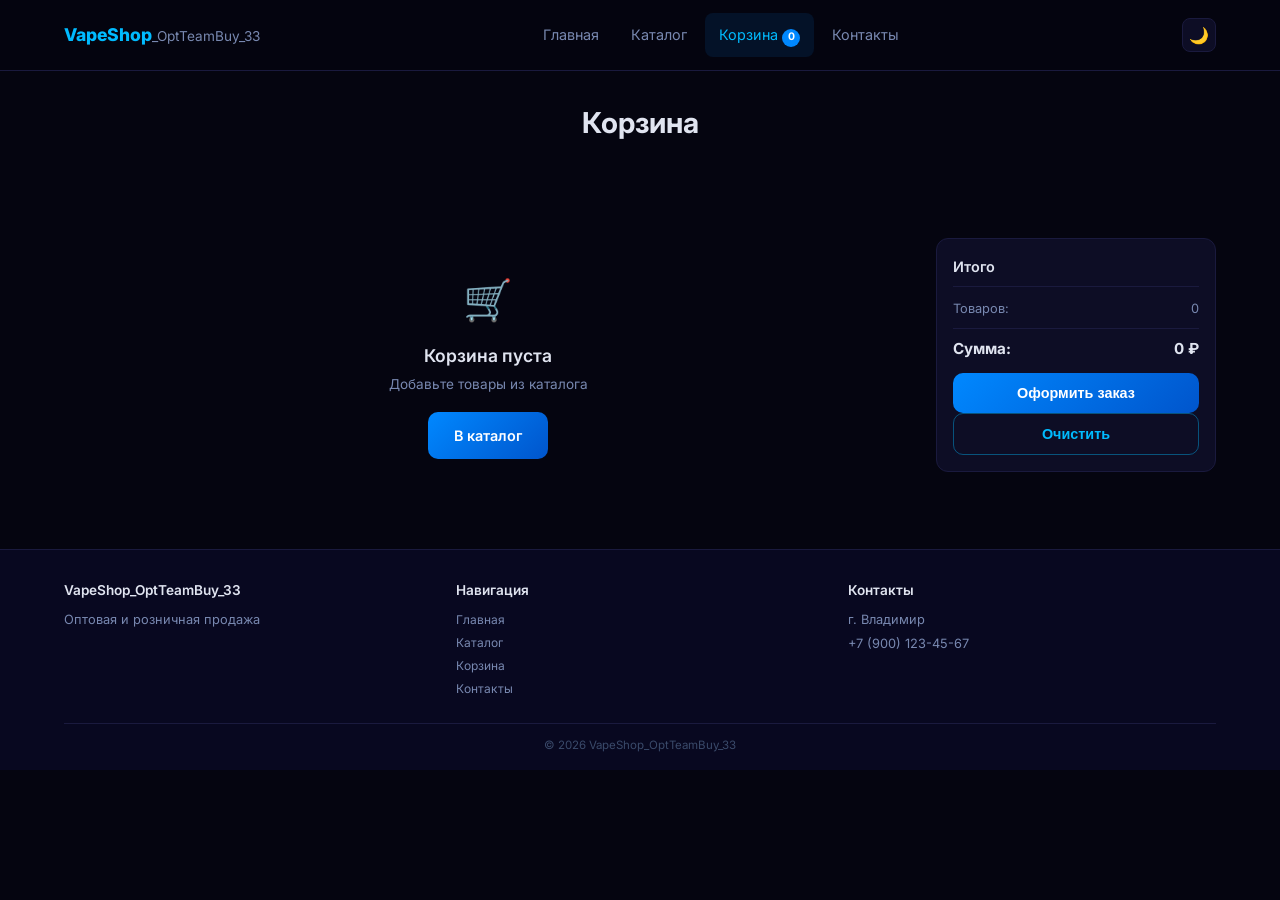
<file: vape_upload/cart.html>
<!DOCTYPE html><html lang="ru"><head>
<meta charset="UTF-8"><meta name="viewport" content="width=device-width,initial-scale=1.0">
<title>Корзина — VapeShop_OptTeamBuy_33</title>
<link rel="stylesheet" href="css/style.css?v=4">
</head>
<body>
<header class="header"><div class="container"><div class="header__inner">
<a href="index.html" class="logo">VapeShop<span>_OptTeamBuy_33</span></a>
<nav class="nav" id="nav">
<a href="index.html" class="nav__link">Главная</a>
<a href="catalog.html" class="nav__link">Каталог</a>
<a href="cart.html" class="nav__link nav__link--active">Корзина <span class="cart-count" id="cartCount">0</span></a>
<a href="contacts.html" class="nav__link">Контакты</a>
</nav>
<div style="display:flex;align-items:center;gap:6px">
<button class="theme-toggle" id="themeToggle">🌙</button>
<button class="burger" id="burger"><span></span><span></span><span></span></button>
</div></div></div></header>
<div class="mobile-overlay" id="mobileOverlay"></div>

<section class="page-header"><div class="container">
<h1 class="page-header__title">Корзина</h1>
</div></section>

<section class="section"><div class="container">
<div class="cart-layout">
<div class="cart-items" id="cartItems">
<div class="cart-empty"><div class="cart-empty__icon">🛒</div><h2 class="cart-empty__title">Корзина пуста</h2><p class="cart-empty__text">Добавьте товары из каталога</p><a href="catalog.html" class="btn btn--primary">В каталог</a></div>
</div>
<aside class="cart-summary" id="cartSummary">
<h3 class="cart-summary__title">Итого</h3>
<div class="cart-summary__row"><span>Товаров:</span><span id="cartTotalItems">0</span></div>
<div class="cart-summary__row cart-summary__row--total"><span>Сумма:</span><span id="cartTotalPrice">0 ₽</span></div>
<button class="btn btn--primary btn--full" id="checkoutBtn">Оформить заказ</button>
<button class="btn btn--outline btn--full" id="clearCartBtn">Очистить</button>
</aside>
</div>
</div></section>

<div class="modal" id="orderModal"><div class="modal__overlay"></div>
<div class="modal__content">
<button class="modal__close" id="modalClose">&times;</button>
<h2 class="modal__title">Оформление заказа</h2>
<form id="orderForm">
<div class="form-group"><label class="form-label">Имя</label><input type="text" class="form-input" id="orderName" required></div>
<div class="form-group"><label class="form-label">Телефон</label><input type="tel" class="form-input" id="orderPhone" required placeholder="+7 (___) ___-__-__"></div>
<div class="form-group"><label class="form-label">Комментарий</label><textarea class="form-input" id="orderComment" rows="2"></textarea></div>
<div class="form-group">
<label class="form-label">Способ получения</label>
<div class="radio-group">
<label class="radio-label"><input type="radio" name="delivery" value="pickup" checked onchange="togglePickupTime()"> Самовывоз</label>
<label class="radio-label"><input type="radio" name="delivery" value="delivery" onchange="togglePickupTime()"> Доставка</label>
</div></div>
<div class="form-group" id="pickupTimeGroup"><label class="form-label">Во сколько заберёте?</label><input type="time" class="form-input" id="pickupTime" value="12:00" style="max-width:150px"></div>
<button type="submit" class="btn btn--primary btn--full">Отправить</button>
</form>
</div></div>

<footer class="footer"><div class="container">
<div class="footer__inner">
<div><h3>VapeShop_OptTeamBuy_33</h3><p class="footer__text">Оптовая и розничная продажа</p></div>
<div><h3>Навигация</h3><a href="index.html" class="footer__link">Главная</a><a href="catalog.html" class="footer__link">Каталог</a><a href="cart.html" class="footer__link">Корзина</a><a href="contacts.html" class="footer__link">Контакты</a></div>
<div><h3>Контакты</h3><p class="footer__text">г. Владимир</p><p class="footer__text">+7 (900) 123-45-67</p></div>
</div>
<div class="footer__bottom"><p>&copy; 2026 VapeShop_OptTeamBuy_33</p></div>
</div></footer>

<script src="js/telegram.js"></script>
<script src="js/products.js"></script>
<script src="js/main.js"></script>
</body></html>
</file>
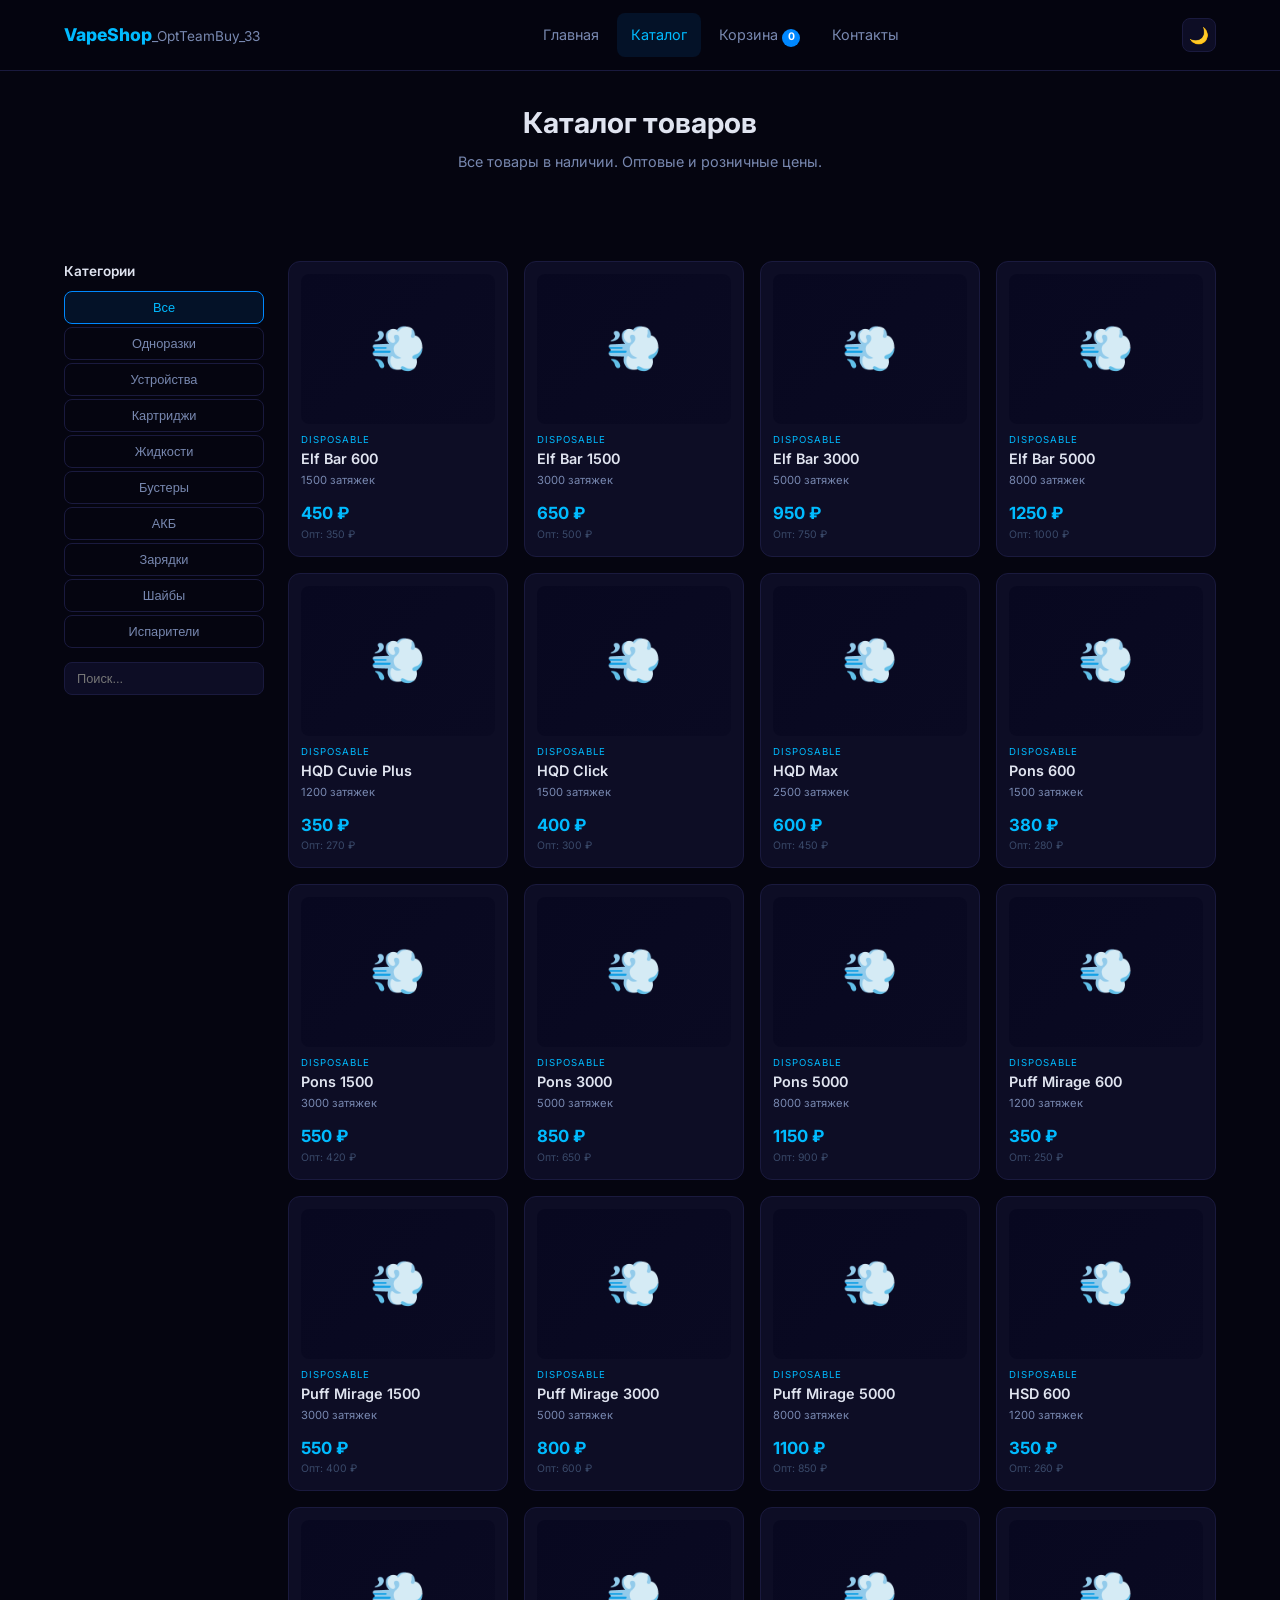
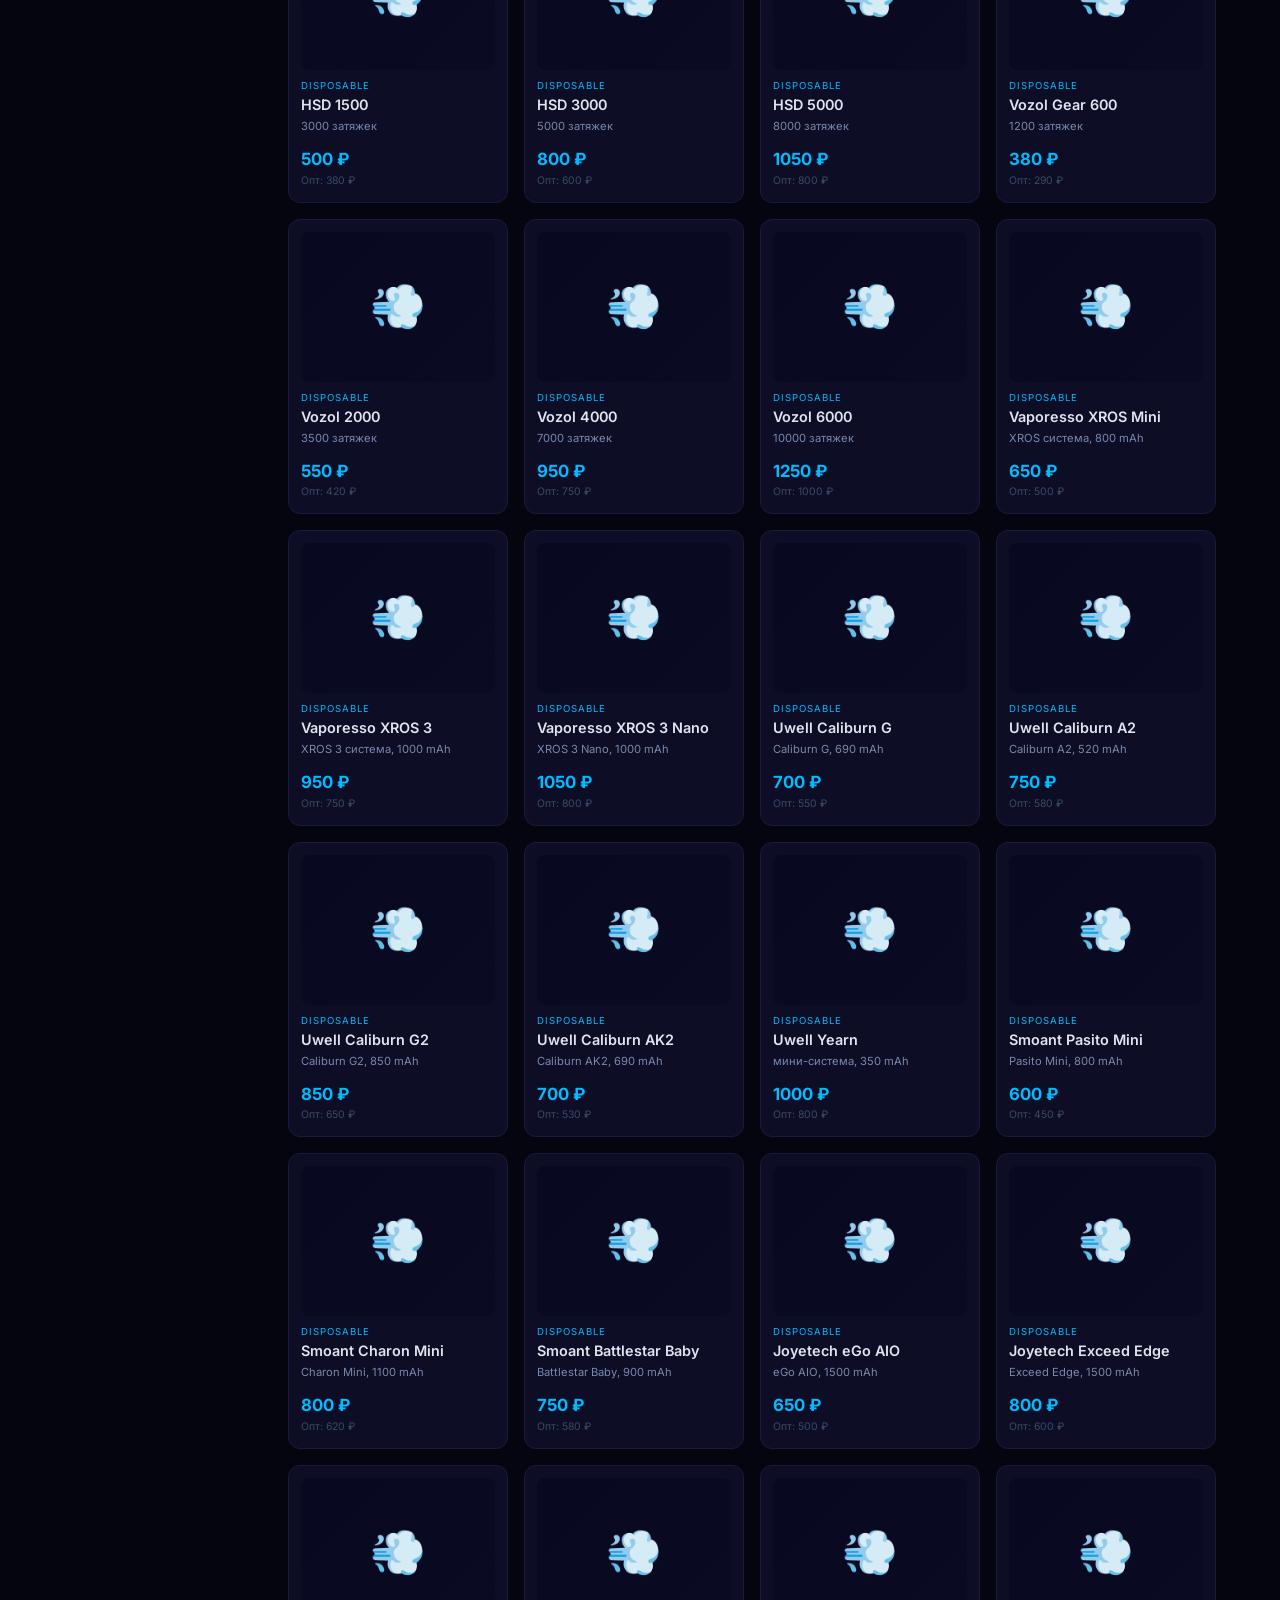
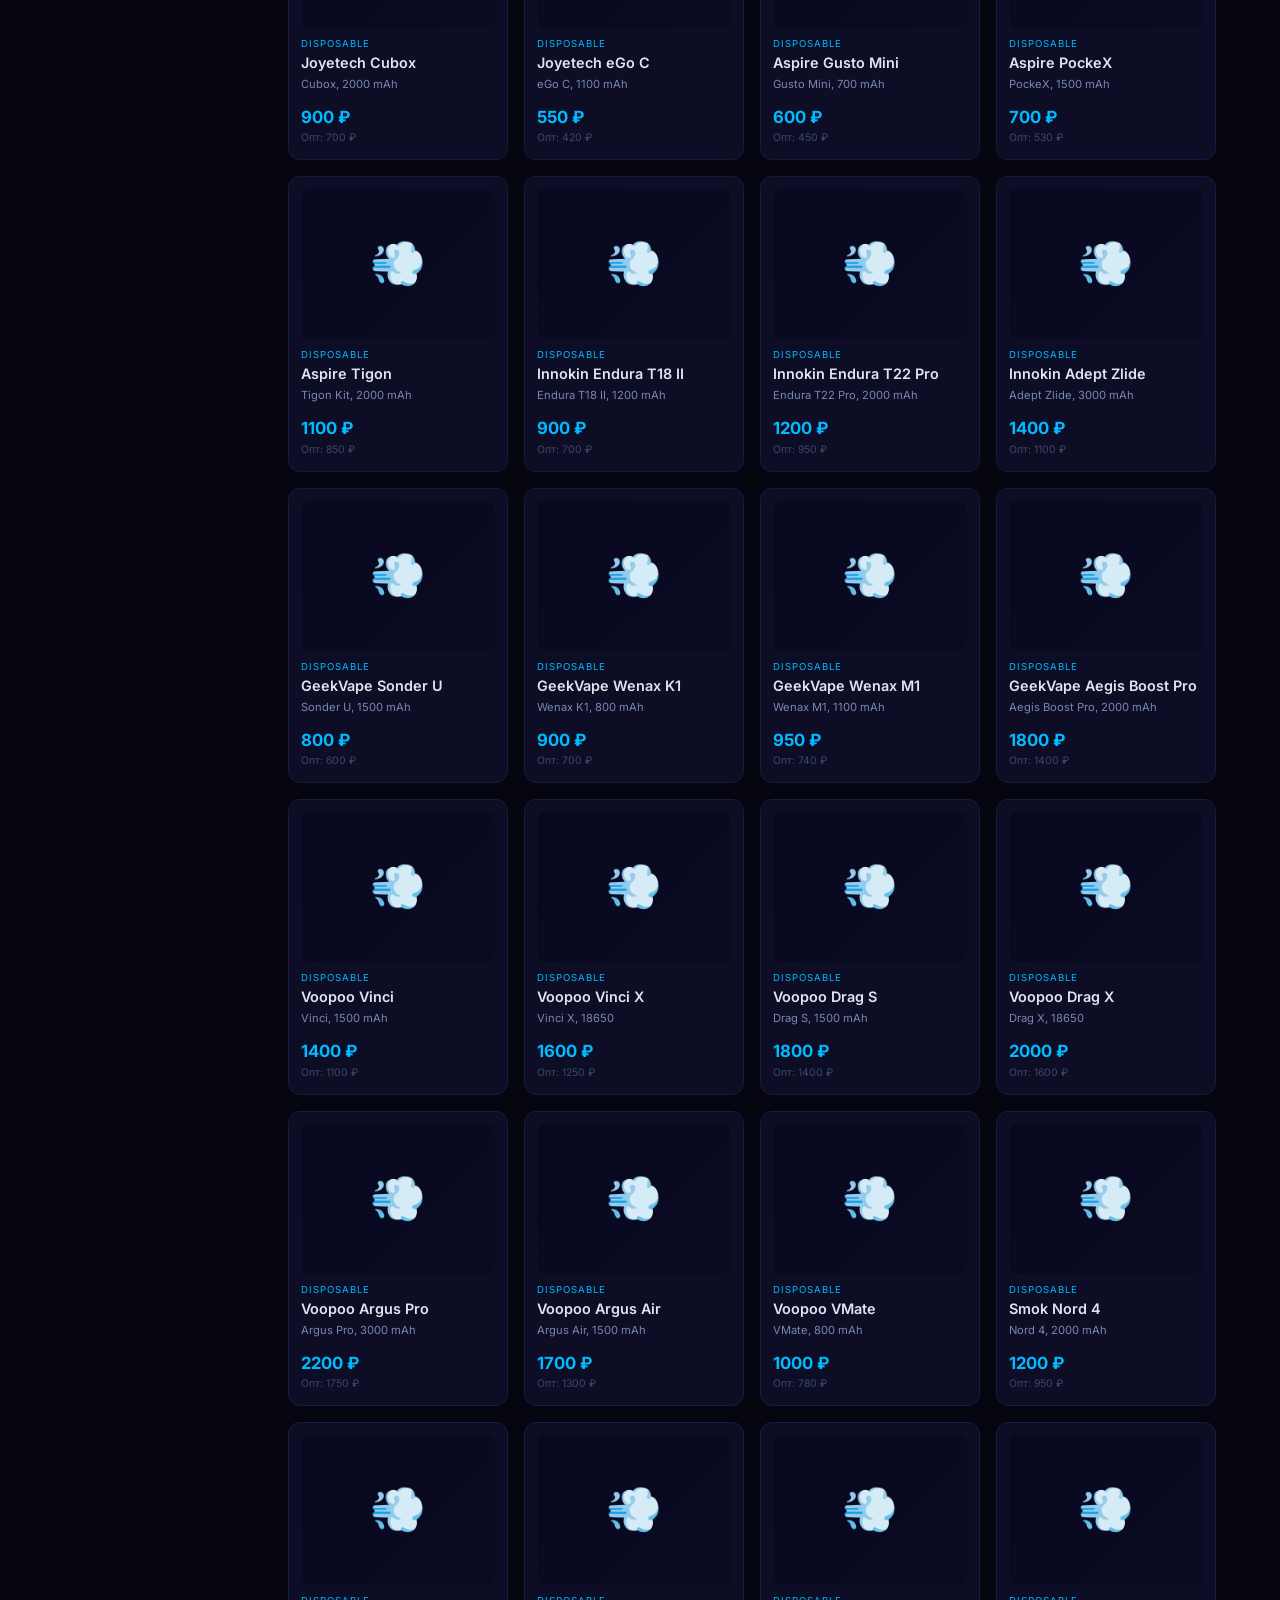
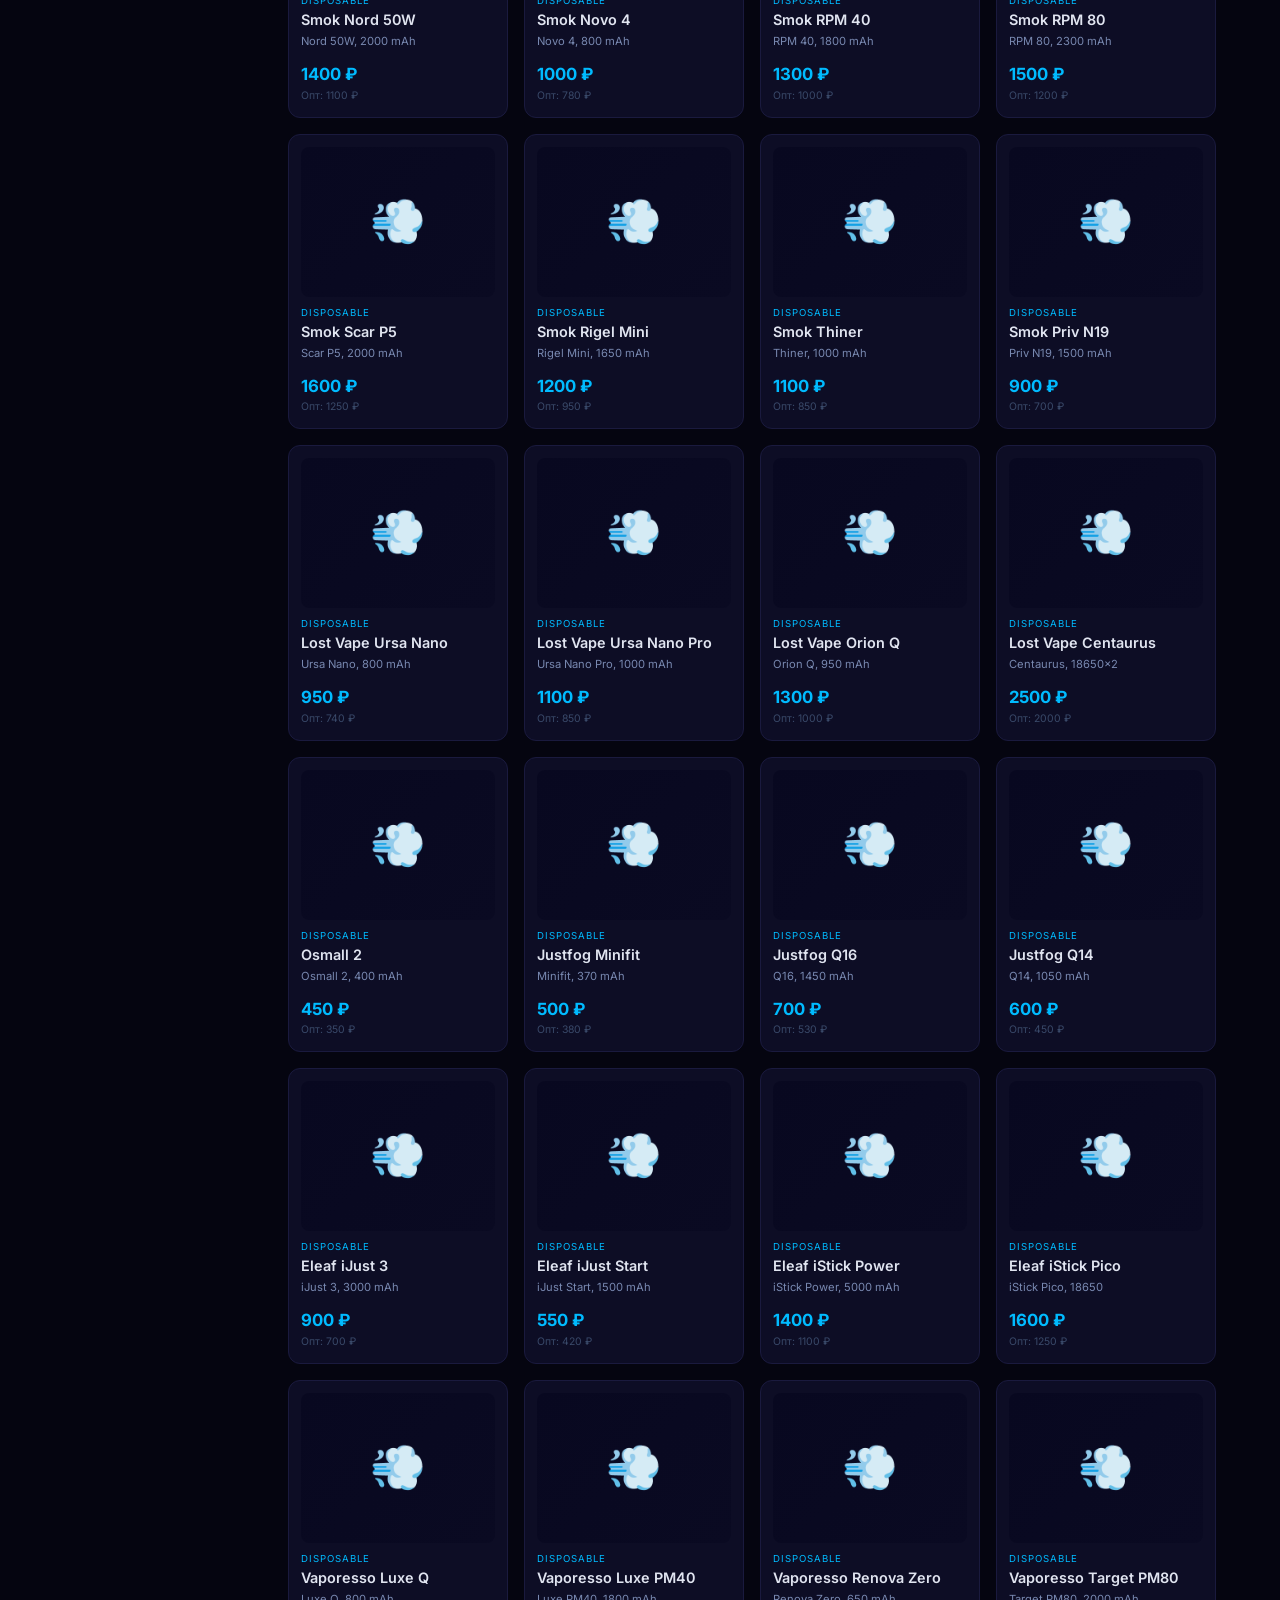
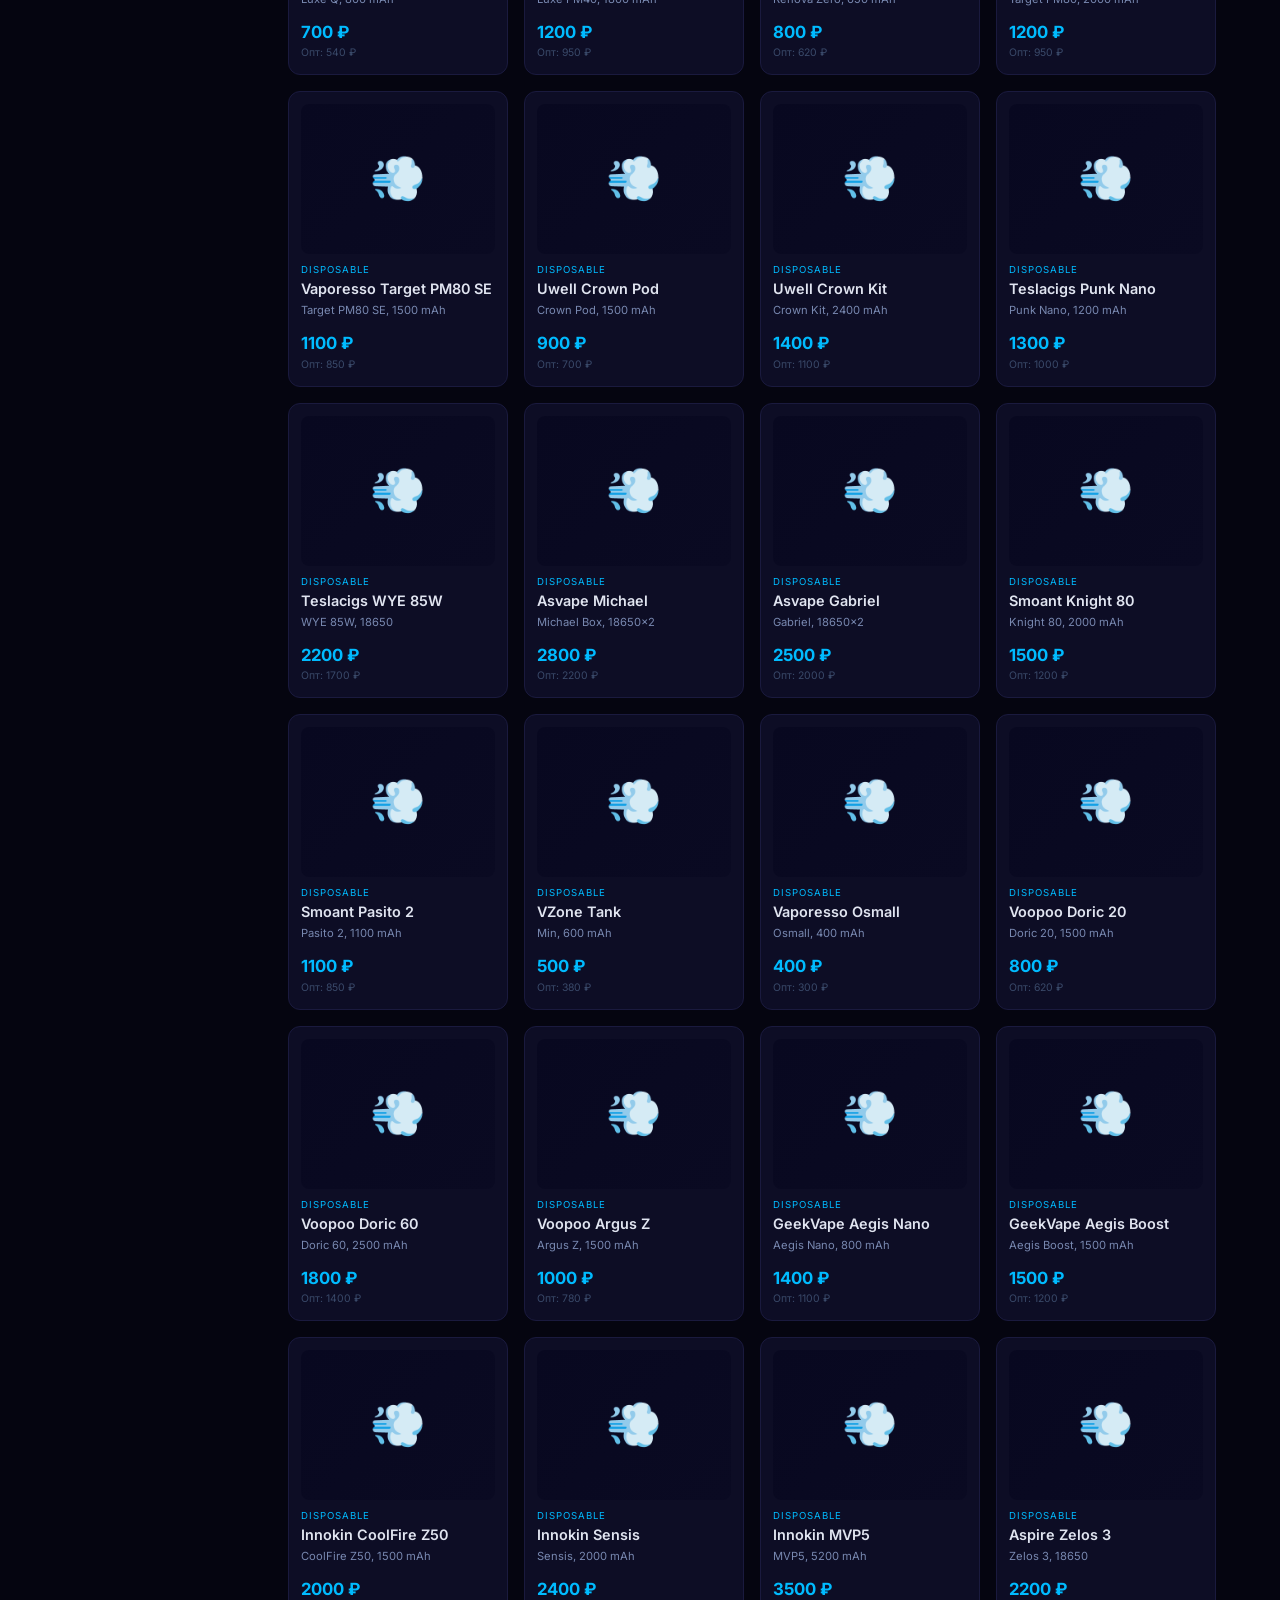
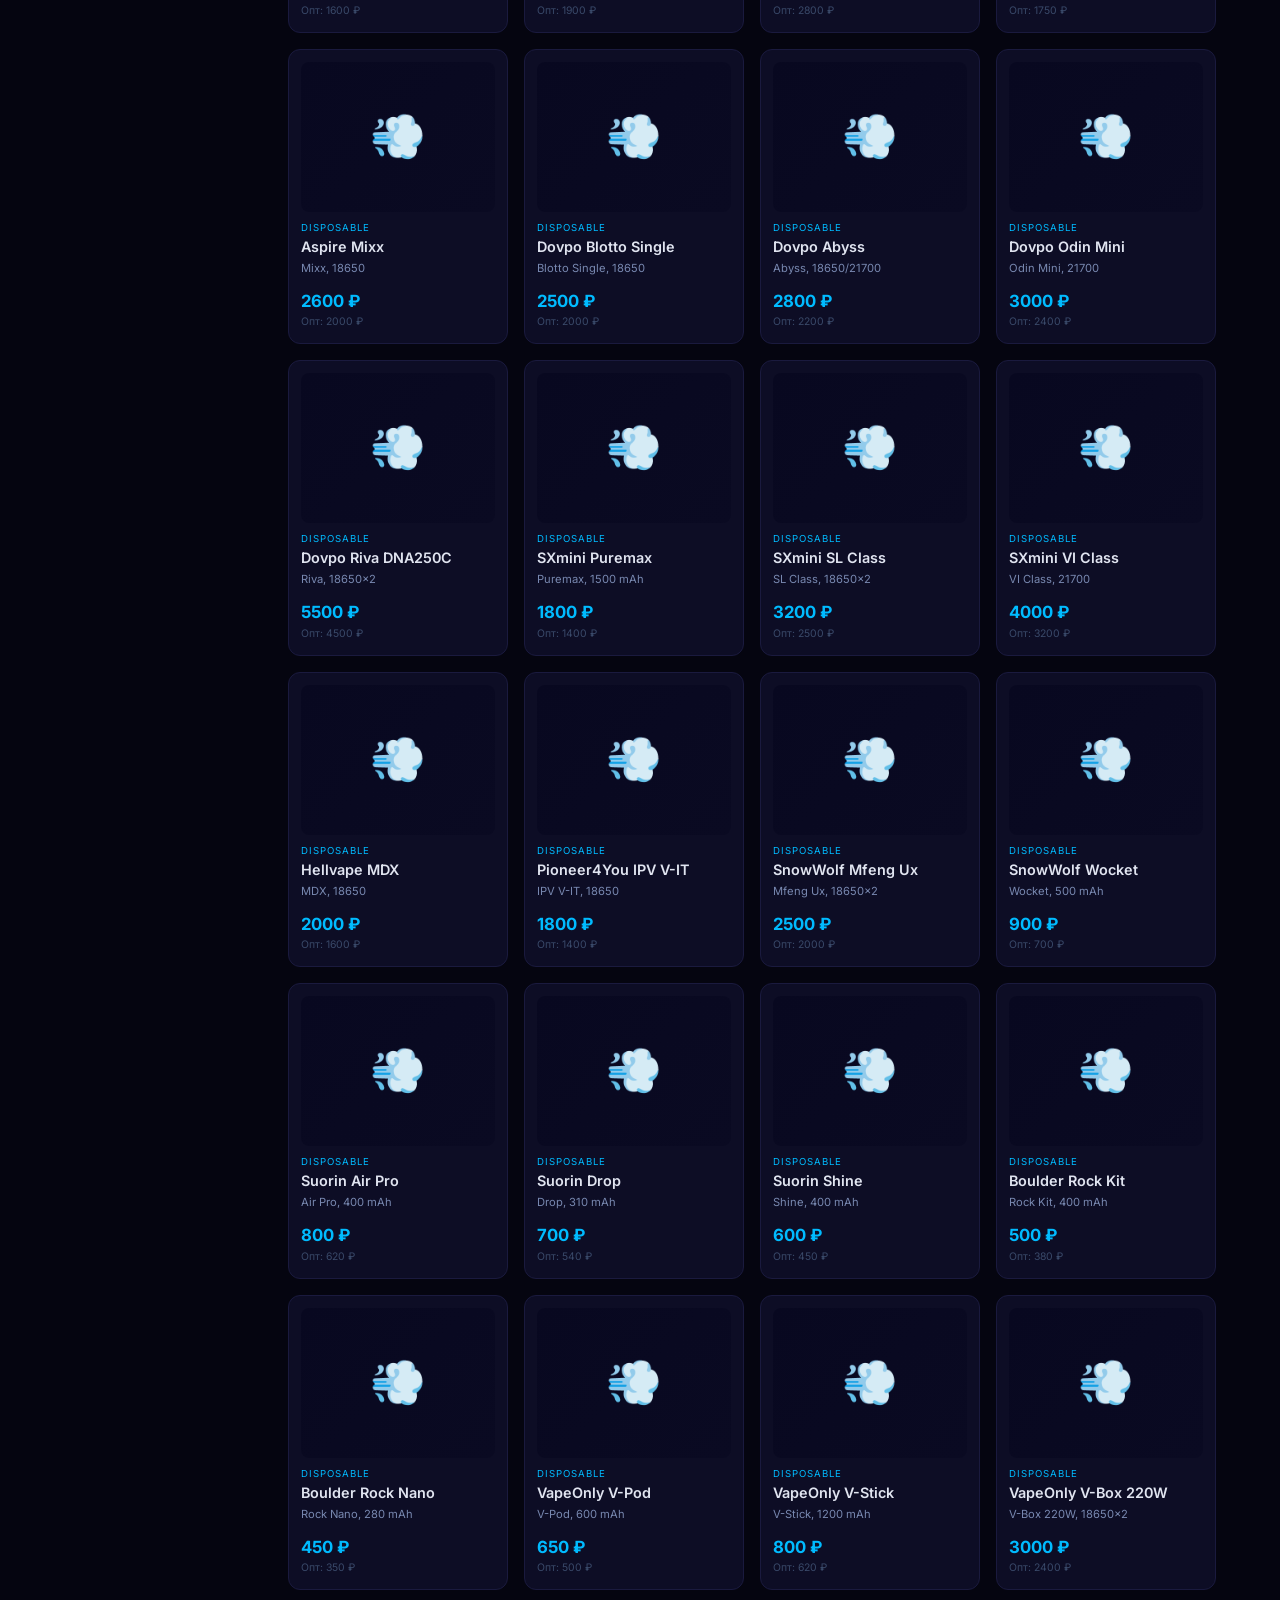
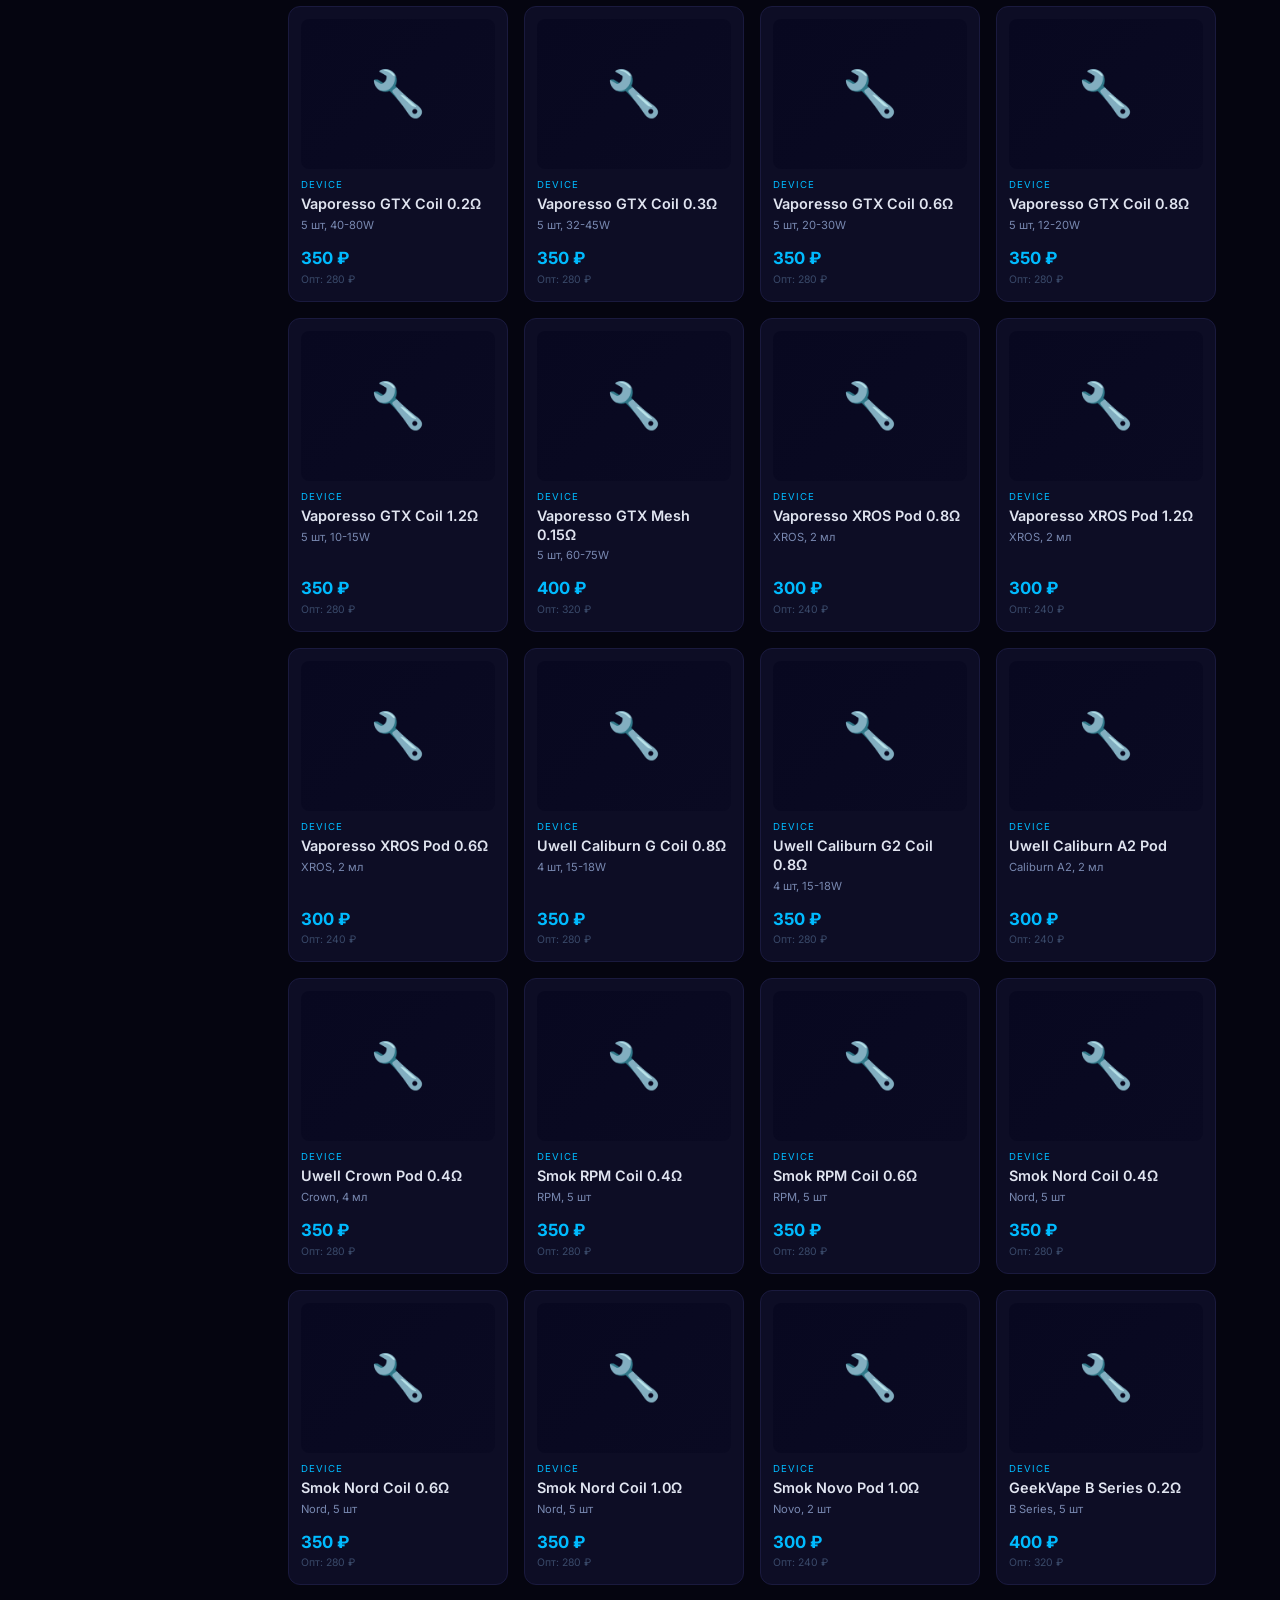
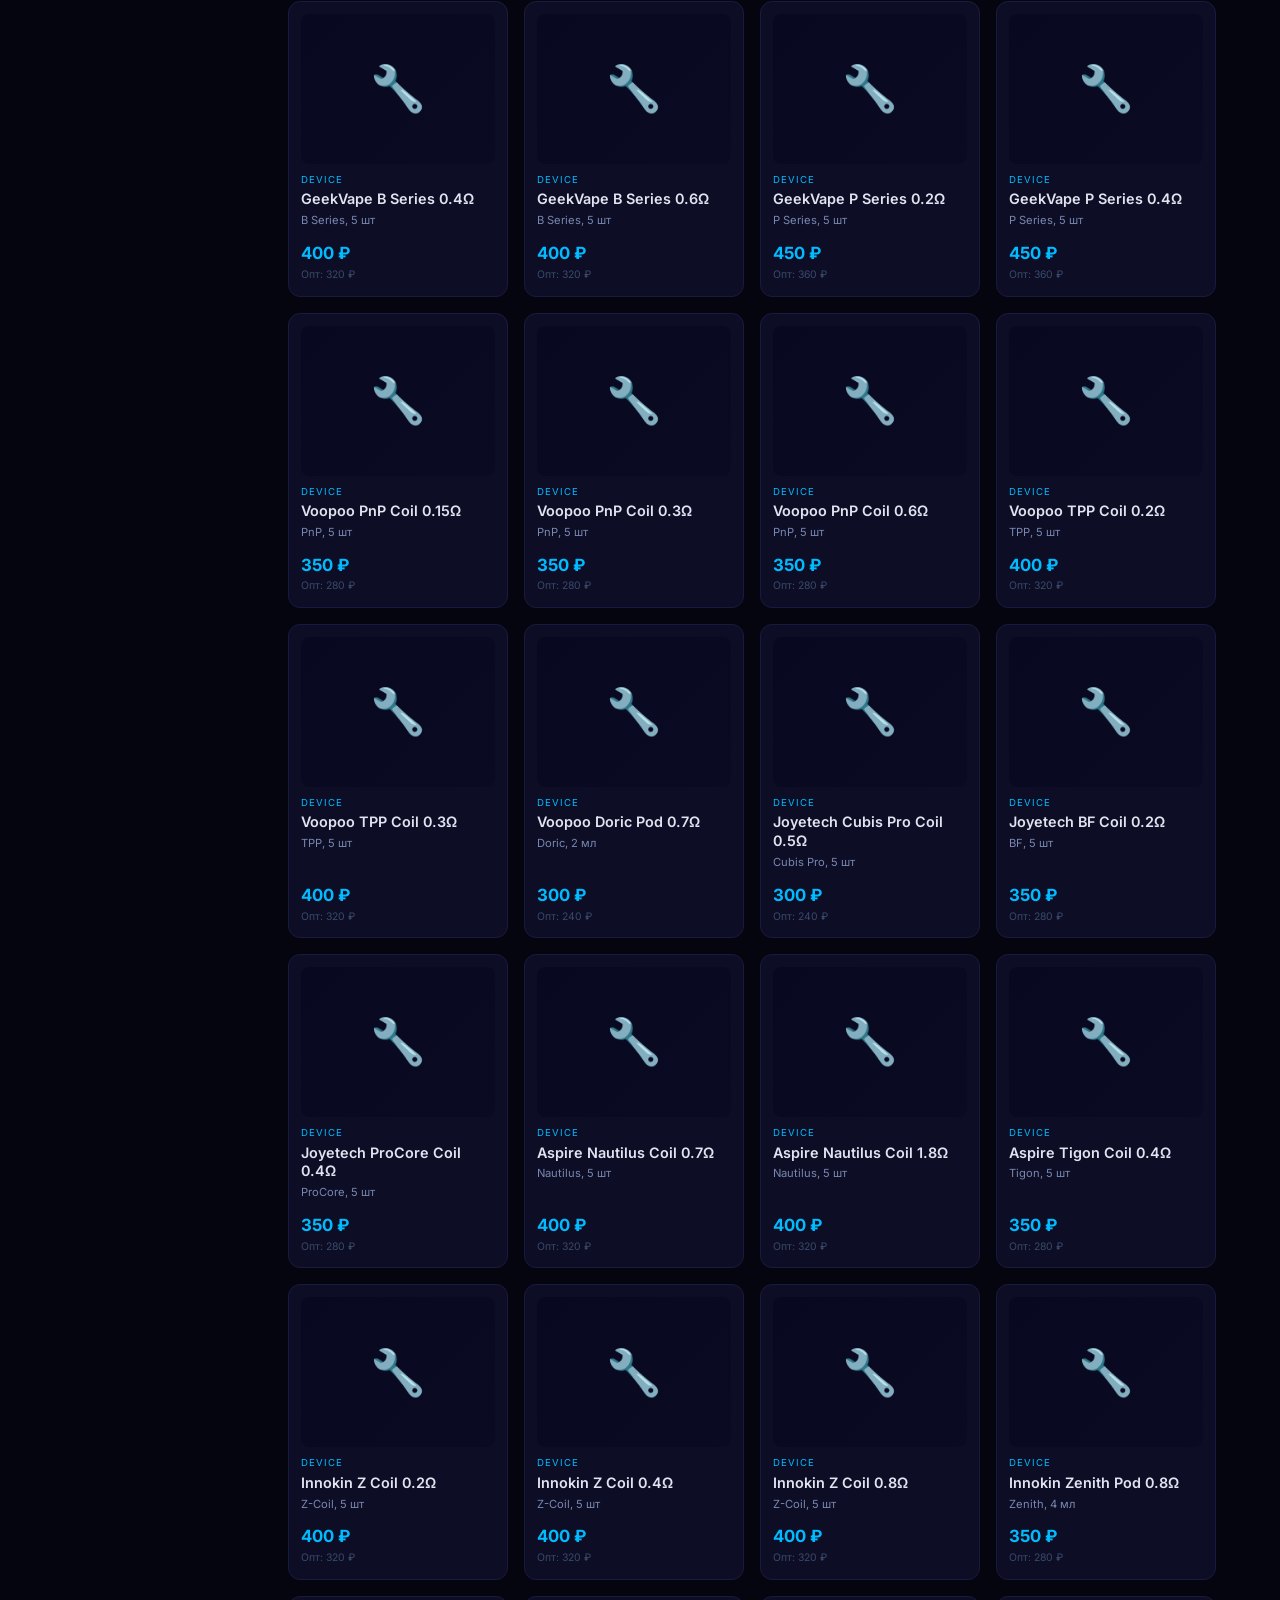
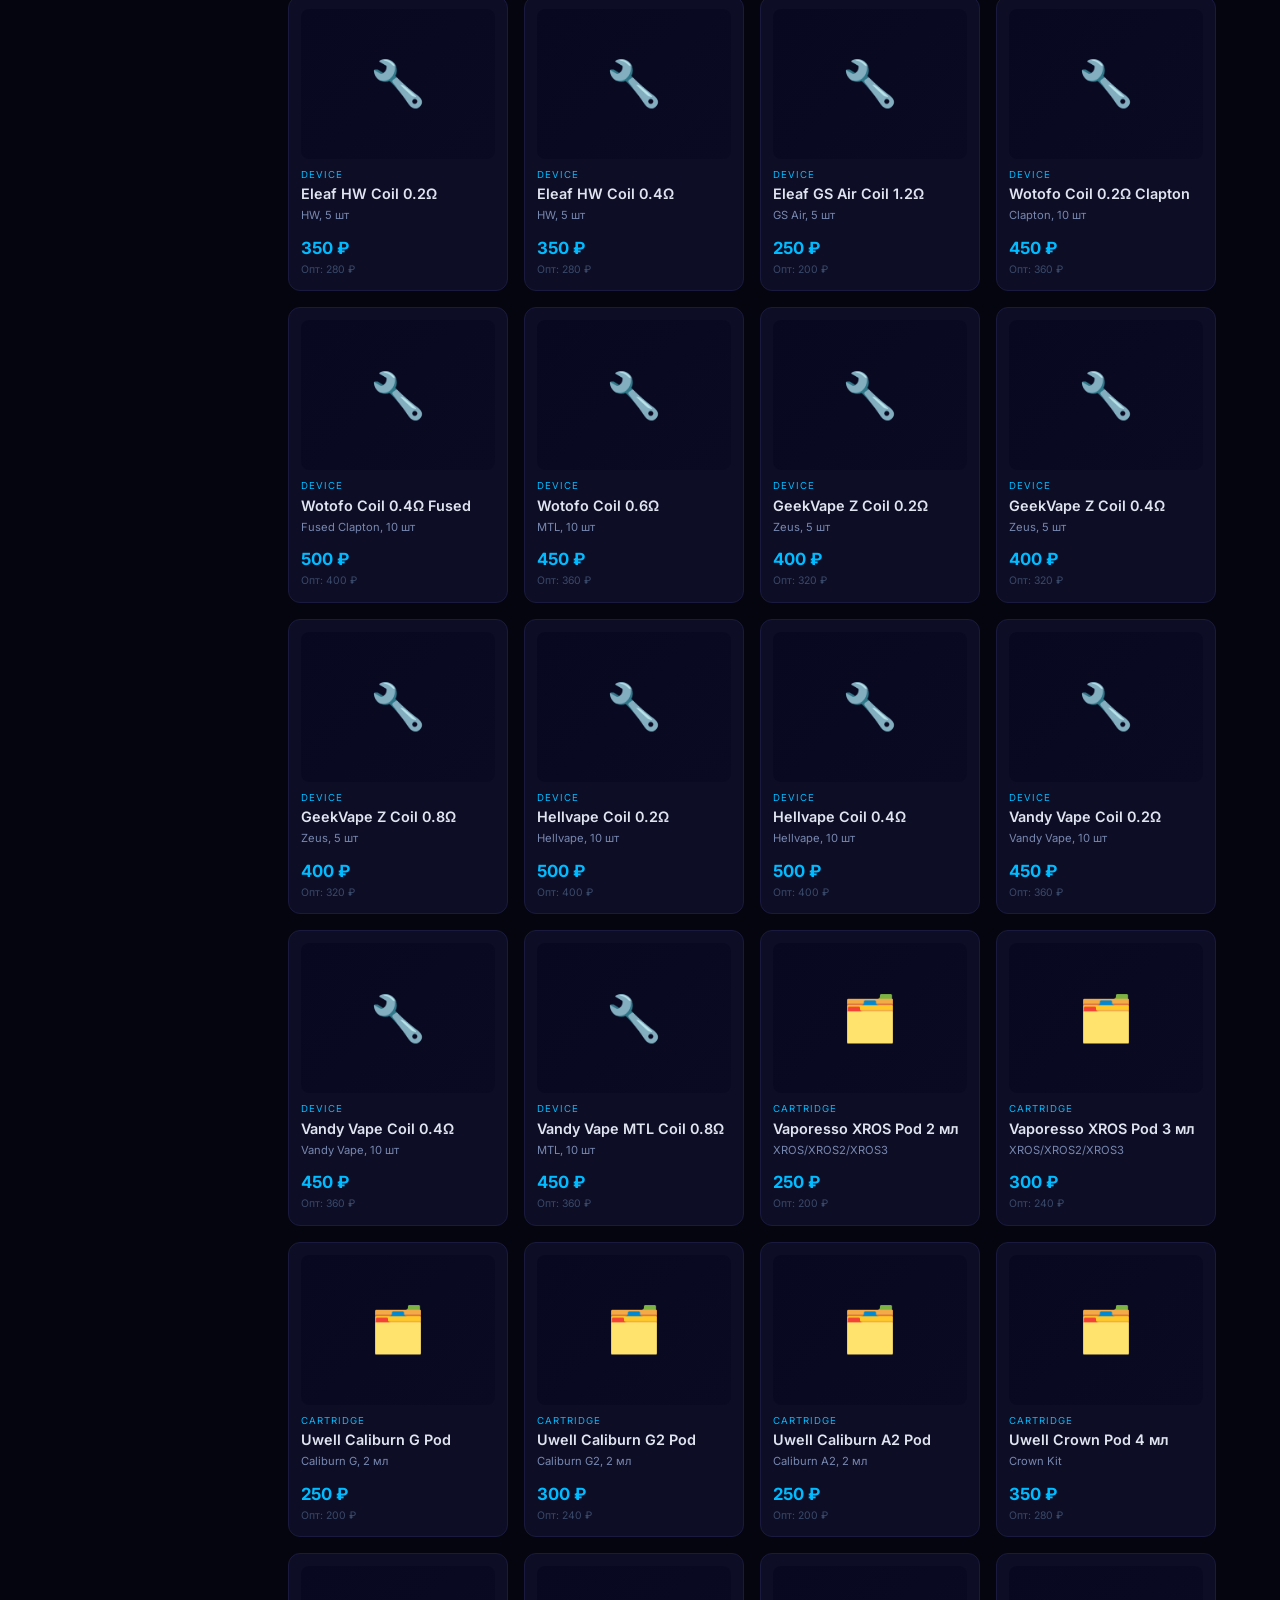
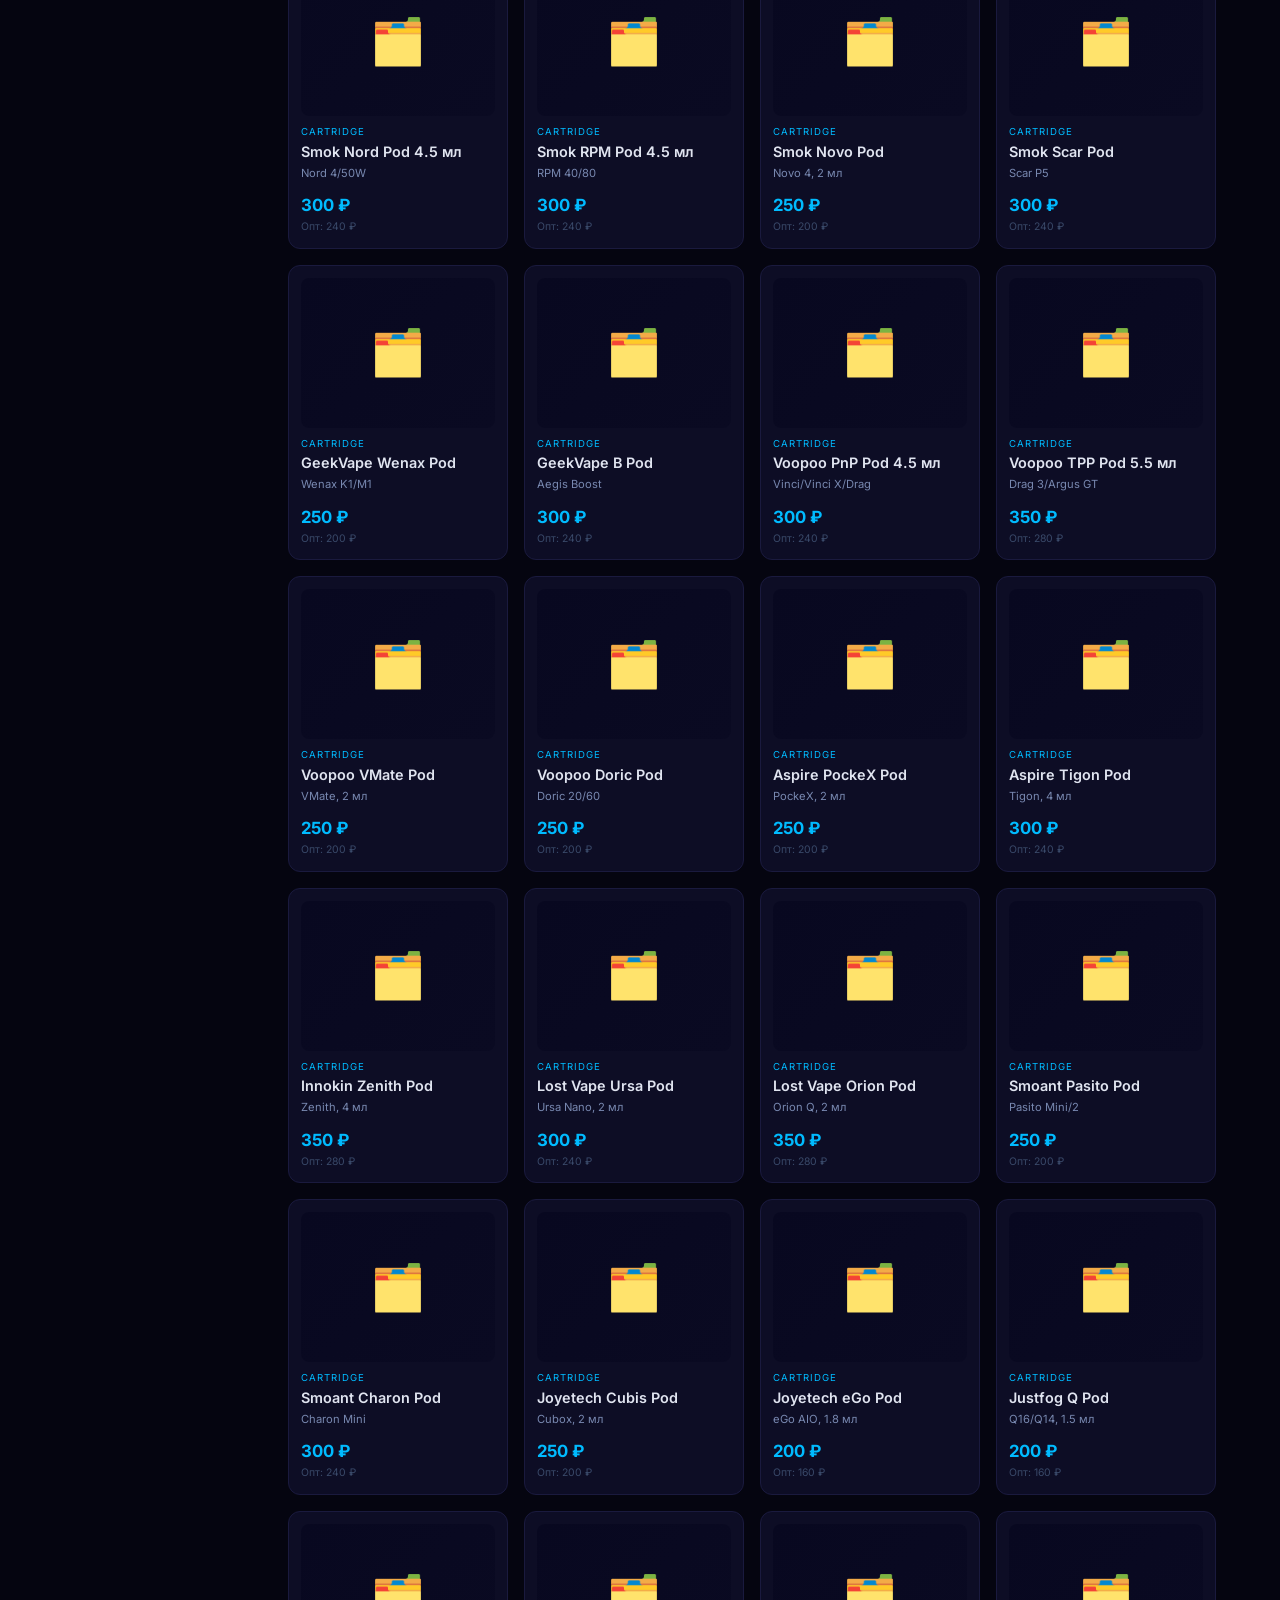
<file: vape_upload/catalog.html>
<!DOCTYPE html><html lang="ru"><head>
<meta charset="UTF-8"><meta name="viewport" content="width=device-width,initial-scale=1.0">
<title>Каталог — VapeShop_OptTeamBuy_33</title>
<link rel="stylesheet" href="css/style.css?v=4">
</head>
<body>
<header class="header"><div class="container"><div class="header__inner">
<a href="index.html" class="logo">VapeShop<span>_OptTeamBuy_33</span></a>
<nav class="nav" id="nav">
<a href="index.html" class="nav__link">Главная</a>
<a href="catalog.html" class="nav__link nav__link--active">Каталог</a>
<a href="cart.html" class="nav__link">Корзина <span class="cart-count" id="cartCount">0</span></a>
<a href="contacts.html" class="nav__link">Контакты</a>
</nav>
<div style="display:flex;align-items:center;gap:6px">
<button class="theme-toggle" id="themeToggle">🌙</button>
<button class="burger" id="burger"><span></span><span></span><span></span></button>
</div></div></div></header>
<div class="mobile-overlay" id="mobileOverlay"></div>

<section class="page-header"><div class="container">
<h1 class="page-header__title">Каталог товаров</h1>
<p class="page-header__subtitle">Все товары в наличии. Оптовые и розничные цены.</p>
</div></section>

<section class="section"><div class="container">
<div class="catalog-layout">
<aside class="catalog-sidebar">
<h3 class="catalog-sidebar__title">Категории</h3>
<div class="catalog-sidebar__filters" id="categoryFilters">
<button class="filter-btn filter-btn--active" data-category="all">Все</button>
<button class="filter-btn" data-category="disposable">Одноразки</button>
<button class="filter-btn" data-category="device">Устройства</button>
<button class="filter-btn" data-category="cartridge">Картриджи</button>
<button class="filter-btn" data-category="liquid">Жидкости</button>
<button class="filter-btn" data-category="booster">Бустеры</button>
<button class="filter-btn" data-category="battery">АКБ</button>
<button class="filter-btn" data-category="charger">Зарядки</button>
<button class="filter-btn" data-category="drip">Шайбы</button>
<button class="filter-btn" data-category="coil">Испарители</button>
</div>
<input type="text" id="searchInput" class="search-input" placeholder="Поиск..." style="margin-top:10px">
</aside>
<div class="catalog-content"><div class="products" id="catalogProducts"></div></div>
</div>
</div></section>

<footer class="footer"><div class="container">
<div class="footer__inner">
<div><h3>VapeShop_OptTeamBuy_33</h3><p class="footer__text">Оптовая и розничная продажа</p></div>
<div><h3>Навигация</h3><a href="index.html" class="footer__link">Главная</a><a href="catalog.html" class="footer__link">Каталог</a><a href="cart.html" class="footer__link">Корзина</a><a href="contacts.html" class="footer__link">Контакты</a></div>
<div><h3>Контакты</h3><p class="footer__text">г. Владимир</p><p class="footer__text">+7 (900) 123-45-67</p></div>
</div>
<div class="footer__bottom"><p>&copy; 2026 VapeShop_OptTeamBuy_33</p></div>
</div></footer>

<script src="js/telegram.js"></script>
<script src="js/products.js"></script>
<script src="js/main.js"></script>
</body></html>
</file>
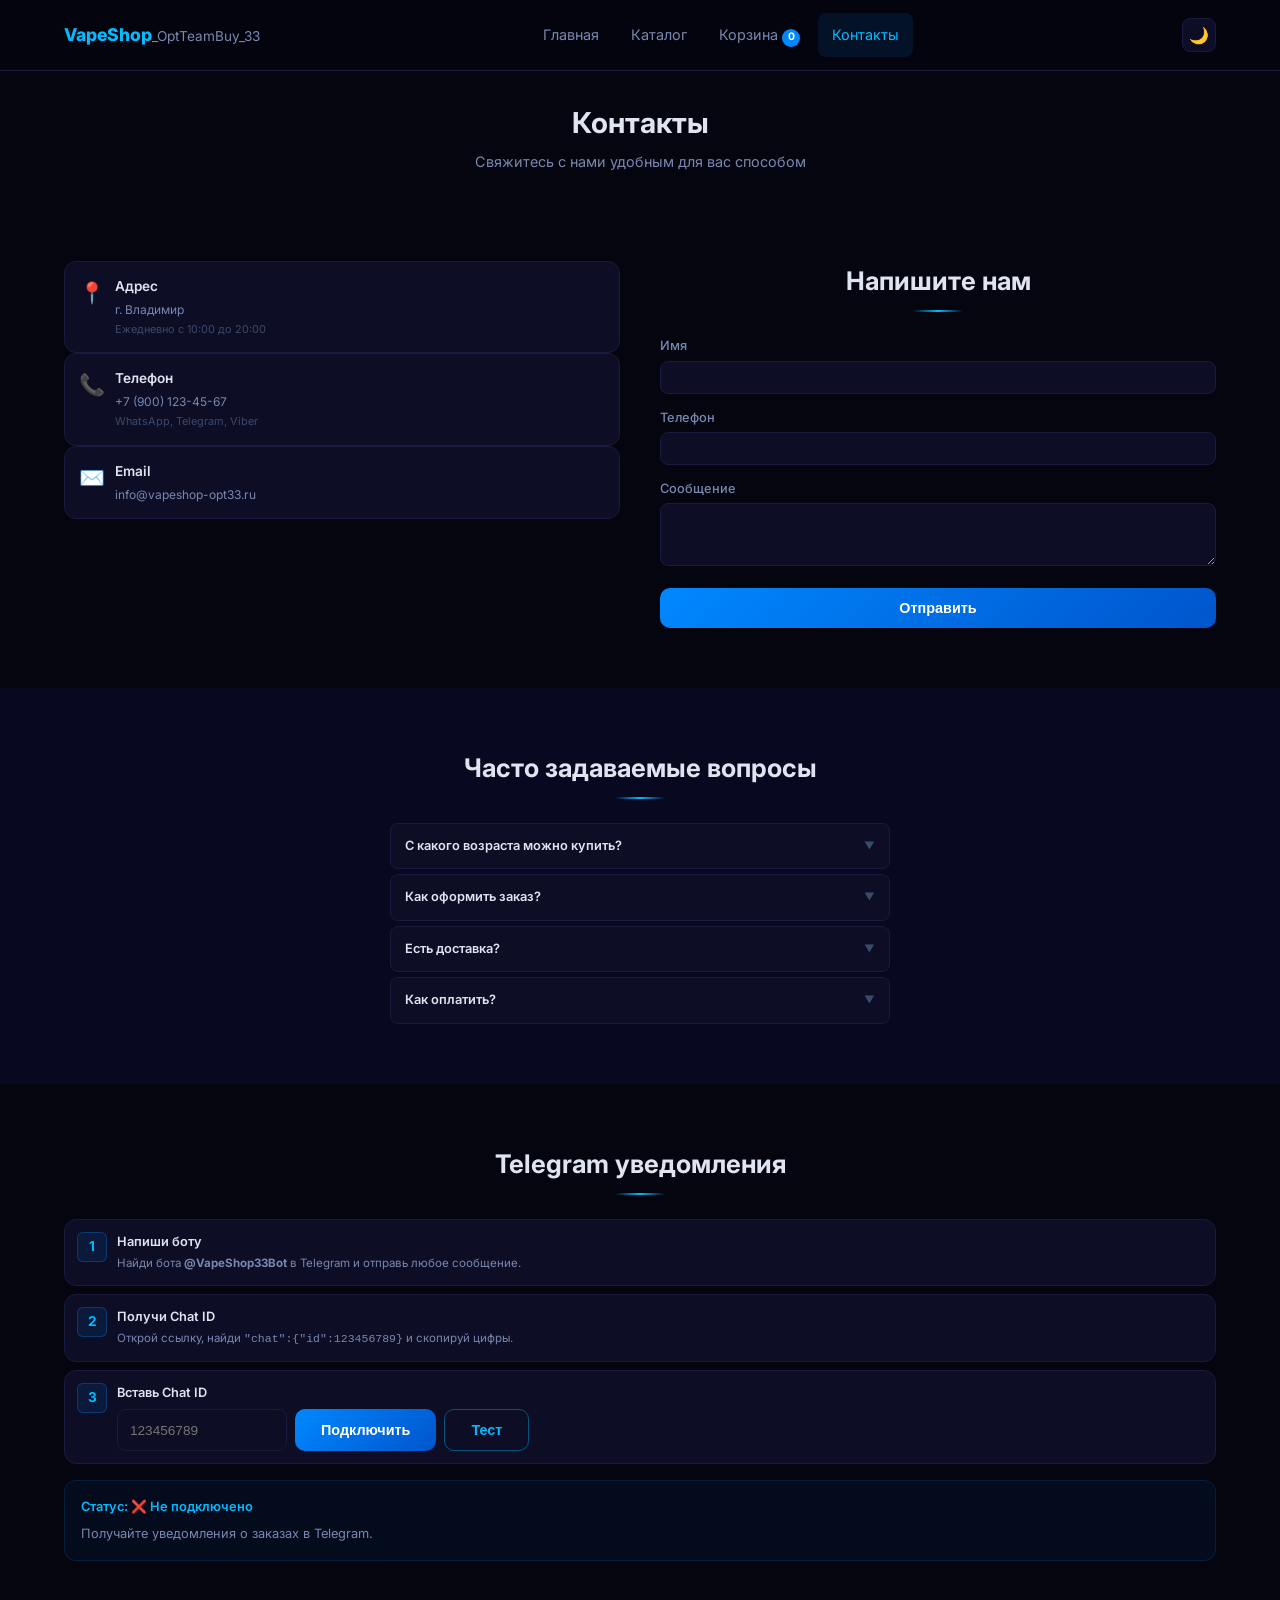
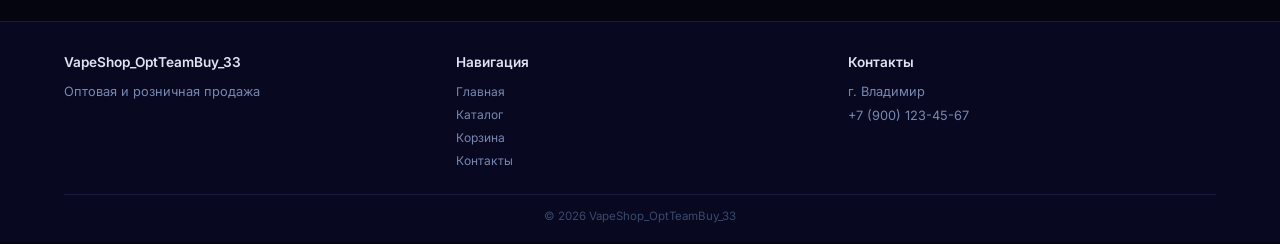
<file: vape_upload/contacts.html>
<!DOCTYPE html><html lang="ru"><head>
<meta charset="UTF-8"><meta name="viewport" content="width=device-width,initial-scale=1.0">
<title>Контакты — VapeShop_OptTeamBuy_33</title>
<link rel="stylesheet" href="css/style.css?v=4">
</head>
<body>
<header class="header"><div class="container"><div class="header__inner">
<a href="index.html" class="logo">VapeShop<span>_OptTeamBuy_33</span></a>
<nav class="nav" id="nav">
<a href="index.html" class="nav__link">Главная</a>
<a href="catalog.html" class="nav__link">Каталог</a>
<a href="cart.html" class="nav__link">Корзина <span class="cart-count" id="cartCount">0</span></a>
<a href="contacts.html" class="nav__link nav__link--active">Контакты</a>
</nav>
<div style="display:flex;align-items:center;gap:6px">
<button class="theme-toggle" id="themeToggle">🌙</button>
<button class="burger" id="burger"><span></span><span></span><span></span></button>
</div></div></div></header>
<div class="mobile-overlay" id="mobileOverlay"></div>

<section class="page-header"><div class="container">
<h1 class="page-header__title">Контакты</h1>
<p class="page-header__subtitle">Свяжитесь с нами удобным для вас способом</p>
</div></section>

<section class="section"><div class="container">
<div class="contacts-layout">
<div>
<div class="contact-card"><div class="contact-card__icon">📍</div><div><h3>Адрес</h3><p>г. Владимир</p><p class="contact-card__note">Ежедневно с 10:00 до 20:00</p></div></div>
<div class="contact-card"><div class="contact-card__icon">📞</div><div><h3>Телефон</h3><p>+7 (900) 123-45-67</p><p class="contact-card__note">WhatsApp, Telegram, Viber</p></div></div>
<div class="contact-card"><div class="contact-card__icon">✉️</div><div><h3>Email</h3><p>info@vapeshop-opt33.ru</p></div></div>
</div>
<div>
<h2 class="section__title">Напишите нам</h2>
<form id="contactForm">
<div class="form-group"><label class="form-label">Имя</label><input type="text" class="form-input" id="contactName" required></div>
<div class="form-group"><label class="form-label">Телефон</label><input type="tel" class="form-input" id="contactPhone" required></div>
<div class="form-group"><label class="form-label">Сообщение</label><textarea class="form-input" id="contactMessage" rows="3" required></textarea></div>
<button type="submit" class="btn btn--primary btn--full">Отправить</button>
</form>
</div>
</div></div></section>

<section class="section" style="background:var(--bg2)"><div class="container">
<h2 class="section__title">Часто задаваемые вопросы</h2>
<div class="faq-list">
<div class="faq-item"><div class="faq-item__question"><span>С какого возраста можно купить?</span><span class="faq-item__arrow">▼</span></div><div class="faq-item__answer">Только с 18 лет.</div></div>
<div class="faq-item"><div class="faq-item__question"><span>Как оформить заказ?</span><span class="faq-item__arrow">▼</span></div><div class="faq-item__answer">Добавьте в корзину, заполните форму — мы свяжемся.</div></div>
<div class="faq-item"><div class="faq-item__question"><span>Есть доставка?</span><span class="faq-item__arrow">▼</span></div><div class="faq-item__answer">Да, по всей России. Для опта — бесплатно.</div></div>
<div class="faq-item"><div class="faq-item__question"><span>Как оплатить?</span><span class="faq-item__arrow">▼</span></div><div class="faq-item__answer">Наличные, перевод, безнал для юрлиц.</div></div>
</div></div></section>

<section class="section"><div class="container">
<h2 class="section__title">Telegram уведомления</h2>
<div class="setup__inner">
<div class="setup__step"><div class="setup__step-num">1</div><div><h3>Напиши боту</h3><p>Найди бота <strong>@VapeShop33Bot</strong> в Telegram и отправь любое сообщение.</p></div></div>
<div class="setup__step"><div class="setup__step-num">2</div><div><h3>Получи Chat ID</h3><p>Открой <a href="https://api.telegram.org/bot8990430263:AAGQmAlhFR5JGNaQwlu9lJkRAOpPVH4UQi4/getUpdates" target="_blank">ссылку</a>, найди <code>"chat":{"id":123456789}</code> и скопируй цифры.</p></div></div>
<div class="setup__step"><div class="setup__step-num">3</div><div><h3>Вставь Chat ID</h3><div style="display:flex;gap:8px;margin-top:6px;flex-wrap:wrap"><input type="text" id="chatIdInput" class="form-input" style="max-width:170px" placeholder="123456789"><button class="btn btn--sm btn--primary" onclick="connectTelegram()">Подключить</button><button class="btn btn--sm btn--outline" onclick="testTelegram()">Тест</button></div></div></div>
<div class="setup__result"><h3>Статус: <span id="tgStatus">❌ Не подключено</span></h3><p style="color:var(--text2);font-size:0.8rem;margin-top:4px">Получайте уведомления о заказах в Telegram.</p></div>
</div></div></section>

<footer class="footer"><div class="container">
<div class="footer__inner">
<div><h3>VapeShop_OptTeamBuy_33</h3><p class="footer__text">Оптовая и розничная продажа</p></div>
<div><h3>Навигация</h3><a href="index.html" class="footer__link">Главная</a><a href="catalog.html" class="footer__link">Каталог</a><a href="cart.html" class="footer__link">Корзина</a><a href="contacts.html" class="footer__link">Контакты</a></div>
<div><h3>Контакты</h3><p class="footer__text">г. Владимир</p><p class="footer__text">+7 (900) 123-45-67</p></div>
</div>
<div class="footer__bottom"><p>&copy; 2026 VapeShop_OptTeamBuy_33</p></div>
</div></footer>

<script src="js/telegram.js"></script>
<script src="js/products.js"></script>
<script src="js/main.js"></script>
</body></html>
</file>
<file: css/style.css>
@import url('https://fonts.googleapis.com/css2?family=Inter:wght@400;500;600;700;800;900&display=swap');
*,*::before,*::after{margin:0;padding:0;box-sizing:border-box}
:root{--bg:#050510;--bg2:#080820;--card:#0d0d25;--text:#e0e4f0;--text2:#7888b0;--text3:#3a4a6a;--blue:#0088ff;--neon:#00bbff;--purple:#6644ff;--border:#1a1a3e;--danger:#ff3355;--r:12px}
[data-theme="light"]{--bg:#f0f4f8;--bg2:#e8ecf2;--card:#fff;--text:#1a1a2e;--text2:#555;--text3:#999;--blue:#0066dd;--neon:#0055cc;--border:#d0d8e0}
html{overflow-x:hidden;scroll-behavior:smooth}
body{font-family:'Inter',sans-serif;background:var(--bg);color:var(--text);line-height:1.6;min-height:100vh;overflow-x:hidden;width:100%;word-break:break-word}
a{text-decoration:none;color:inherit}
img{max-width:100%;height:auto}
.container{max-width:1200px;margin:0 auto;padding:0 16px;position:relative;z-index:1}
.btn{display:inline-flex;align-items:center;justify-content:center;gap:8px;padding:10px 20px;border-radius:10px;font-size:.9rem;font-weight:600;cursor:pointer;border:none;transition:all .3s}
.btn--primary{background:linear-gradient(135deg,var(--blue),#0055cc);color:#fff}
.btn--outline{background:0 0;color:var(--neon);border:1px solid rgba(0,187,255,.4)}
.btn--full{width:100%}
.btn--sm{padding:8px 14px;font-size:.8rem}
.header{position:fixed;top:0;left:0;right:0;z-index:1000;background:rgba(5,5,16,.92);backdrop-filter:blur(20px);border-bottom:1px solid var(--border)}
.header__inner{display:flex;align-items:center;justify-content:space-between;height:60px}
.logo{font-size:.95rem;font-weight:800;color:var(--neon);white-space:nowrap;overflow:hidden;text-overflow:ellipsis;max-width:55%}
.logo span{color:var(--text2);font-weight:400;font-size:.75rem}
.nav{display:none}
.nav--open{display:flex;flex-direction:column;position:fixed;top:0;right:0;width:260px;height:100vh;background:rgba(5,5,16,.98);backdrop-filter:blur(20px);border-left:1px solid var(--border);padding:70px 20px 20px;z-index:999}
.nav__link{padding:10px 14px;border-radius:8px;color:var(--text2);font-size:.9rem;display:block}
.nav__link--active{color:var(--neon);background:rgba(0,136,255,.1)}
.cart-count{display:inline-flex;align-items:center;justify-content:center;min-width:18px;height:18px;padding:0 5px;background:var(--blue);color:#fff;border-radius:9px;font-size:.65rem;font-weight:700}
.theme-toggle{background:var(--card);border:1px solid var(--border);border-radius:8px;width:34px;height:34px;display:flex;align-items:center;justify-content:center;font-size:1rem;cursor:pointer}
.burger{display:flex;flex-direction:column;gap:4px;background:0 0;border:none;cursor:pointer;padding:6px}
.burger span{display:block;width:22px;height:2px;background:var(--text);border-radius:2px}
.mobile-overlay{position:fixed;inset:0;z-index:998;background:rgba(0,0,0,.6);backdrop-filter:blur(4px);opacity:0;pointer-events:none;transition:opacity .3s}
.mobile-overlay--visible{opacity:1;pointer-events:all}
.hero{min-height:100dvh;display:flex;align-items:center;position:relative;overflow:hidden;padding-top:60px}
.hero::before{content:'';position:absolute;inset:0;background:radial-gradient(ellipse at 50% 50%,rgba(0,136,255,.08),transparent 70%);pointer-events:none}
.hero__content{position:relative;z-index:2;text-align:center;width:100%}
.hero__badge{display:inline-flex;align-items:center;gap:6px;padding:4px 12px;border-radius:20px;background:rgba(0,136,255,.1);border:1px solid rgba(0,136,255,.3);font-size:.7rem;color:var(--neon);margin-bottom:16px;text-transform:uppercase;letter-spacing:1px}
.hero__title{font-size:1.8rem;font-weight:900;background:linear-gradient(135deg,var(--neon),var(--blue),var(--purple));-webkit-background-clip:text;-webkit-text-fill-color:transparent;background-clip:text;margin-bottom:12px;line-height:1.15}
.hero__subtitle{font-size:.9rem;color:var(--text2);margin-bottom:24px;line-height:1.5}
.hero__actions{display:flex;gap:12px;justify-content:center;flex-wrap:wrap}
.hero-search{max-width:100%;margin:0 auto 24px}
.hero-search__input{width:100%;padding:12px 14px;border-radius:10px;background:var(--card);border:1px solid var(--border);color:var(--text);font-size:.9rem;outline:0}
.hero-search__input:focus{border-color:var(--blue)}
.hero-search__results{position:absolute;top:calc(100% + 6px);left:0;right:0;background:var(--card);border:1px solid var(--border);border-radius:10px;max-height:300px;overflow-y:auto;display:none;z-index:10}
.hero-search__results--visible{display:block}
.hero-search__item{display:flex;align-items:center;gap:10px;padding:10px 14px;cursor:pointer;border-bottom:1px solid var(--border)}
.hero-search__item:last-child{border-bottom:none}
.hero-search__item-emoji{font-size:1.3rem;width:30px;text-align:center}
.hero-search__item-name{font-size:.85rem;font-weight:600}
.hero-search__item-price{font-size:.8rem;color:var(--neon)}
.section{padding:40px 0;position:relative;z-index:1}
.section__title{font-size:1.3rem;font-weight:700;margin-bottom:24px;text-align:center}
.section__title::after{content:'';display:block;width:50px;height:2px;background:linear-gradient(90deg,transparent,var(--neon),transparent);margin:8px auto 0}
.features{display:grid;grid-template-columns:1fr 1fr;gap:10px}
.feature-card{background:var(--card);border:1px solid var(--border);border-radius:var(--r);padding:16px 12px;text-align:center}
.feature-card .feature-card__icon{font-size:1.6rem;margin-bottom:8px;display:block}
.feature-card h3{font-size:.85rem;font-weight:600;margin-bottom:4px}
.feature-card p{color:var(--text2);font-size:.75rem;line-height:1.4}
.products{display:grid;grid-template-columns:1fr 1fr;gap:10px}
.product-card{animation:fadeUp .4s ease both}
@keyframes fadeUp{from{opacity:0;transform:translateY(15px)}to{opacity:1;transform:translateY(0)}}
.product-card__image{width:100%;height:110px;background:linear-gradient(135deg,var(--bg2),#0a0a22);border-radius:8px;margin-bottom:8px;display:flex;align-items:center;justify-content:center;font-size:2.2rem}
.product-card[data-category=coil] .product-card__image{background:linear-gradient(135deg,#0a0a22,#1a0a22)}
.product-card[data-category=device] .product-card__image{background:linear-gradient(135deg,#0a0a22,#0a1a2a)}
.product-card[data-category=disposable] .product-card__image{background:linear-gradient(135deg,#0a0a22,#220a1a)}
.product-card[data-category=liquid] .product-card__image{background:linear-gradient(135deg,#0a0a22,#0a221a)}
.product-card[data-category=drip] .product-card__image{background:linear-gradient(135deg,#0a0a22,#221a0a)}
.product-card[data-category=booster] .product-card__image{background:linear-gradient(135deg,#0a0a22,#0a221a)}
.product-card[data-category=battery] .product-card__image{background:linear-gradient(135deg,#0a0a22,#1a1a0a)}
.product-card__category{font-size:.6rem;color:var(--neon);text-transform:uppercase;letter-spacing:1px;margin-bottom:3px}
.product-card__title{font-size:.8rem;font-weight:600;margin-bottom:3px;line-height:1.3}
.product-card__description{font-size:.7rem;color:var(--text2);margin-bottom:10px;flex:1;display:-webkit-box;-webkit-line-clamp:2;-webkit-box-orient:vertical;overflow:hidden}
.product-card__footer{display:flex;align-items:center;justify-content:space-between;gap:6px}
.product-card__price{font-size:.95rem;font-weight:700;color:var(--neon)}
.product-card__price-opt{font-size:.65rem;color:var(--text3)}
.about{background:var(--bg2);padding:40px 0}
.about__inner{display:grid;grid-template-columns:1fr;gap:20px}
.about__list{list-style:none;margin-top:12px}
.about__list li{padding:6px 0 6px 20px;position:relative;color:var(--text2);font-size:.8rem}
.about__list li::before{content:'▸';position:absolute;left:0;color:var(--neon)}
.footer{background:var(--bg2);border-top:1px solid var(--border);padding:30px 0 16px}
.footer__inner{display:grid;grid-template-columns:1fr;gap:20px;margin-bottom:20px}
.footer__title,.footer h3{font-size:.85rem;font-weight:600;margin-bottom:8px;color:var(--text)}
.footer__text{font-size:.75rem;color:var(--text2);margin-bottom:4px}
.footer__link{display:block;font-size:.75rem;color:var(--text2);margin-bottom:4px}
.footer__bottom{border-top:1px solid var(--border);padding-top:12px;text-align:center;font-size:.72rem;color:var(--text3)}
.social-links{display:flex;gap:8px}
.social-link{width:32px;height:32px;border-radius:8px;background:var(--card);border:1px solid var(--border);display:flex;align-items:center;justify-content:center;font-size:1rem}
.page-header{padding:80px 0 20px;text-align:center}
.page-header__title{font-size:1.3rem;font-weight:700;margin-bottom:4px}
.page-header__subtitle{color:var(--text2);font-size:.8rem}
.catalog-layout{display:grid;grid-template-columns:1fr;gap:16px}
.catalog-sidebar__title{font-size:.85rem;font-weight:600;margin-bottom:8px;display:none}
.catalog-sidebar__filters{display:flex;gap:4px;flex-wrap:wrap;padding-bottom:4px}
.filter-btn{white-space:nowrap;padding:4px 8px;border-radius:6px;background:0 0;border:1px solid var(--border);color:var(--text2);font-size:.68rem;cursor:pointer;transition:all .2s}
.filter-btn--active{background:rgba(0,136,255,.1);border-color:var(--blue);color:var(--neon)}
.search-input{width:100%;padding:8px 12px;border-radius:8px;background:var(--card);border:1px solid var(--border);color:var(--text);font-size:.8rem;outline:0}
.cart-layout{display:grid;grid-template-columns:1fr;gap:16px}
.cart-empty{text-align:center;padding:30px 16px}
.cart-empty__icon{font-size:2.5rem;margin-bottom:10px}
.cart-empty__title{font-size:1.1rem;font-weight:600;margin-bottom:4px}
.cart-empty__text{color:var(--text2);margin-bottom:16px;font-size:.85rem}
.cart-item{display:grid;grid-template-columns:45px 1fr;gap:8px;padding:12px;background:var(--card);border:1px solid var(--border);border-radius:var(--r);margin-bottom:6px;align-items:center}
.cart-item__image{width:45px;height:45px;background:linear-gradient(135deg,var(--bg2),#0a0a22);border-radius:6px;display:flex;align-items:center;justify-content:center;font-size:1.2rem}
.cart-item__info h3{font-size:.8rem;font-weight:600;margin-bottom:2px}
.cart-item__info p{font-size:.72rem;color:var(--text2)}
.cart-item__controls{grid-column:1/-1;display:flex;align-items:center;gap:8px;justify-content:flex-end}
.cart-item__qty-btn{width:28px;height:28px;border-radius:6px;background:var(--bg2);border:1px solid var(--border);color:var(--text);font-size:.9rem;cursor:pointer;display:flex;align-items:center;justify-content:center}
.cart-item__qty{font-size:.85rem;font-weight:600;min-width:18px;text-align:center}
.cart-item__price{font-size:.85rem;font-weight:700;color:var(--neon);margin-left:auto}
.cart-item__remove{background:0 0;border:none;color:var(--text3);font-size:1rem;cursor:pointer;padding:2px}
.cart-summary{background:var(--card);border:1px solid var(--border);border-radius:var(--r);padding:16px}
.cart-summary__title{font-size:.9rem;font-weight:600;margin-bottom:12px;padding-bottom:8px;border-bottom:1px solid var(--border)}
.cart-summary__row{display:flex;justify-content:space-between;margin-bottom:8px;font-size:.8rem;color:var(--text2)}
.cart-summary__row--total{font-size:.95rem;font-weight:700;color:var(--text);border-top:1px solid var(--border);padding-top:8px;margin-top:8px;margin-bottom:12px}
.contacts-layout{display:grid;grid-template-columns:1fr;gap:20px}
.contact-card{display:flex;gap:10px;padding:14px;background:var(--card);border:1px solid var(--border);border-radius:var(--r)}
.contact-card__icon{font-size:1.3rem;flex-shrink:0}
.contact-card h3{font-size:.85rem;font-weight:600;margin-bottom:2px}
.contact-card p{font-size:.75rem;color:var(--text2)}
.contact-card__note{font-size:.68rem!important;color:var(--text3)!important;margin-top:2px}
.modal{display:none;position:fixed;inset:0;z-index:2000;align-items:center;justify-content:center}
.modal--open{display:flex}
.modal__overlay{position:absolute;inset:0;background:rgba(0,0,0,.8);backdrop-filter:blur(8px)}
.modal__content{position:relative;background:var(--bg2);border:1px solid rgba(0,136,255,.2);border-radius:var(--r);padding:20px 16px;width:calc(100% - 32px);max-width:400px;max-height:90vh;overflow-y:auto;animation:mi .3s ease}
@keyframes mi{from{opacity:0;transform:scale(.95) translateY(20px)}to{opacity:1;transform:scale(1) translateY(0)}}
.modal__close{position:absolute;top:10px;right:10px;background:0 0;border:none;color:var(--text2);font-size:1.2rem;cursor:pointer}
.modal__title{font-size:1.1rem;font-weight:700;margin-bottom:16px}
.form-group{margin-bottom:14px}
.form-label{display:block;font-size:.8rem;font-weight:500;margin-bottom:4px;color:var(--text2)}
.form-input{width:100%;padding:8px 12px;border-radius:8px;background:var(--card);border:1px solid var(--border);color:var(--text);font-size:.85rem;outline:0}
.form-input:focus{border-color:var(--blue)}
.radio-group{display:flex;gap:12px}
.radio-label{display:flex;align-items:center;gap:4px;font-size:.8rem;color:var(--text2);cursor:pointer}
.toast{position:fixed;left:12px;right:12px;bottom:12px;padding:10px 14px;border-radius:8px;font-size:.8rem;font-weight:500;z-index:3000;text-align:center;animation:ti .3s ease;box-shadow:0 4px 20px rgba(0,0,0,.5);border:1px solid}
.toast--success{background:rgba(0,136,255,.15);color:var(--neon);border-color:rgba(0,136,255,.3)}
.toast--error{background:rgba(255,51,85,.15);color:#f57;border-color:rgba(255,51,85,.3)}
.toast--info{background:var(--card);color:var(--text);border-color:var(--border)}
@keyframes ti{from{opacity:0;transform:translateY(10px)}to{opacity:1;transform:translateY(0)}}
.age-modal{display:none;position:fixed;inset:0;z-index:9999;align-items:center;justify-content:center}
.age-modal--active{display:flex}
.age-modal__overlay{position:absolute;inset:0;background:rgba(0,0,0,.85);backdrop-filter:blur(12px)}
.age-modal__content{position:relative;background:var(--bg2);border:1px solid var(--border);border-radius:16px;padding:28px 20px;text-align:center;max-width:340px;width:calc(100% - 32px);animation:mi .4s ease}
.age-modal__icon{font-size:2.5rem;margin-bottom:10px}
.age-modal__title{font-size:1.2rem;font-weight:700;margin-bottom:8px}
.age-modal__text{font-size:.8rem;color:var(--text2);margin-bottom:20px}
.age-modal__actions{display:flex;flex-direction:column;gap:8px}
.faq-list{max-width:500px;margin:0 auto;display:flex;flex-direction:column;gap:5px}
.faq-item{background:var(--card);border:1px solid var(--border);border-radius:8px;overflow:hidden}
.faq-item__question{display:flex;justify-content:space-between;align-items:center;padding:12px 14px;cursor:pointer;font-size:.8rem;font-weight:600;user-select:none}
.faq-item__arrow{font-size:.65rem;transition:transform .3s;color:var(--text3)}
.faq-item--open .faq-item__arrow{transform:rotate(180deg)}
.faq-item__answer{max-height:0;overflow:hidden;transition:max-height .3s;padding:0 14px;font-size:.75rem;color:var(--text2)}
.faq-item--open .faq-item__answer{max-height:120px;padding:0 14px 10px}
.splash{position:fixed;inset:0;z-index:10000;display:flex;align-items:center;justify-content:center;background:#050510}
.splash--hidden{opacity:0;pointer-events:none;transition:opacity .5s}
.splash__content{text-align:center}
.splash__logo{font-size:1.8rem;font-weight:900;background:linear-gradient(135deg,#00bbff,#0088ff,#6644ff);-webkit-background-clip:text;-webkit-text-fill-color:transparent;background-clip:text;letter-spacing:1px}
.splash__sub{font-size:.7rem;color:#7888b0;margin-top:4px;letter-spacing:2px;text-transform:uppercase}
.splash__dots{display:flex;gap:4px;justify-content:center;margin-top:12px}
.splash__dot{width:5px;height:5px;border-radius:50%;background:var(--blue);animation:sb 1s ease-in-out infinite}
@keyframes sb{0%,100%{opacity:.3;transform:translateY(0)}50%{opacity:1;transform:translateY(-5px)}}
.visitor-counter{position:fixed;bottom:10px;left:10px;z-index:999;background:var(--card);border:1px solid var(--border);border-radius:6px;padding:4px 10px;display:flex;align-items:center;gap:6px;font-size:.65rem;color:var(--text2);backdrop-filter:blur(10px)}
.visitor-counter__dot{width:5px;height:5px;border-radius:50%;background:#00f5a0;animation:vp 2s ease-in-out infinite;flex-shrink:0}
@keyframes vp{0%,100%{opacity:1}50%{opacity:.3}}
.visitor-counter__number{color:var(--neon);font-weight:700}
.setup__inner{max-width:100%;margin:0 auto}
.setup__step{display:flex;gap:10px;padding:12px;background:var(--card);border:1px solid var(--border);border-radius:var(--r);margin-bottom:8px}
.setup__step-num{flex-shrink:0;width:30px;height:30px;border-radius:6px;background:rgba(0,136,255,.1);border:1px solid rgba(0,136,255,.3);display:flex;align-items:center;justify-content:center;font-size:.85rem;font-weight:700;color:var(--neon)}
.setup__step h3{font-size:.8rem;font-weight:600;margin-bottom:2px}
.setup__step p{font-size:.72rem;color:var(--text2)}
.setup__result{padding:16px;background:rgba(0,136,255,.05);border:1px solid rgba(0,136,255,.15);border-radius:var(--r);margin-top:16px}
.setup__result h3{font-size:.8rem;font-weight:600;margin-bottom:6px;color:var(--neon)}
.fly-to-cart{position:fixed;z-index:9999;pointer-events:none;font-size:1.8rem;animation:fc .5s cubic-bezier(.4,0,.2,1) forwards}
@keyframes fc{0%{transform:translate(0,0) scale(1);opacity:1}100%{transform:translate(var(--tx),var(--ty)) scale(.2);opacity:0}}
.cart-count--bump{animation:cb .35s cubic-bezier(.34,1.56,.64,1)}
@keyframes cb{0%{transform:scale(1)}50%{transform:scale(1.4)}100%{transform:scale(1)}}
.page-header__title{font-size:1.3rem}
@media(min-width:768px){
.container{padding:0 24px}
.header__inner{height:70px}
.logo{font-size:1.1rem;max-width:none}
.logo span{font-size:.85rem}
.burger,.mobile-overlay{display:none!important}
.nav{display:flex!important;flex-direction:row;position:static;width:auto;height:auto;background:0 0;backdrop-filter:none;border-left:none;padding:0;gap:4px}
.nav__link{display:inline-block}
.btn{padding:12px 26px;font-size:.9rem}
.hero{min-height:100vh}
.hero__title{font-size:3rem}
.hero__subtitle{font-size:1.05rem}
.hero-search{max-width:500px}
.section{padding:60px 0}
.section__title{font-size:1.6rem}
.features{grid-template-columns:repeat(4,1fr);gap:16px}
.feature-card{transition:all .3s}
.feature-card:hover{border-color:rgba(0,136,255,.3);transform:translateY(-3px)}
.products{grid-template-columns:repeat(auto-fill,minmax(200px,1fr));gap:16px}
.product-card{transition:all .3s}
.product-card:hover{border-color:rgba(0,136,255,.3);transform:translateY(-3px)}
.product-card__image{height:150px;font-size:2.8rem}
.product-card__title{font-size:.9rem}
.product-card__price{font-size:1.05rem}
.about__inner{grid-template-columns:1fr 1fr;gap:40px}
.about{padding:60px 0}
.footer__inner{grid-template-columns:repeat(auto-fit,minmax(180px,1fr));gap:24px}
.catalog-layout{grid-template-columns:200px 1fr;gap:24px}
.catalog-sidebar{position:sticky;top:90px;align-self:start}
.catalog-sidebar__title{display:block}
.catalog-sidebar__filters{flex-direction:column;overflow-x:visible;gap:3px}
.filter-btn{white-space:normal;padding:8px 12px;font-size:.8rem}
.cart-layout{grid-template-columns:1fr 280px;gap:24px;align-items:start}
.cart-item{grid-template-columns:60px 1fr auto;gap:12px;padding:16px}
.cart-item__image{width:60px;height:60px;font-size:1.6rem}
.cart-item__controls{grid-column:auto}
.cart-summary{position:sticky;top:90px}
.contacts-layout{grid-template-columns:1fr 1fr;gap:40px}
.page-header{padding:100px 0 28px}
.page-header__title{font-size:1.8rem}
.page-header__subtitle{font-size:.9rem}
.modal__content{padding:28px}
.toast{left:auto;right:20px;bottom:20px;max-width:360px;text-align:left}
.age-modal__content{padding:36px 32px}
.footer__text{font-size:.8rem}
}
</file>
<file: vape_upload/css/style.css>
@import url('https://fonts.googleapis.com/css2?family=Inter:wght@400;500;600;700;800;900&display=swap');
*,*::before,*::after{margin:0;padding:0;box-sizing:border-box}
:root{--bg:#050510;--bg2:#080820;--card:#0d0d25;--text:#e0e4f0;--text2:#7888b0;--text3:#3a4a6a;--blue:#0088ff;--neon:#00bbff;--purple:#6644ff;--border:#1a1a3e;--danger:#ff3355;--r:12px}
[data-theme="light"]{--bg:#f0f4f8;--bg2:#e8ecf2;--card:#fff;--text:#1a1a2e;--text2:#555;--text3:#999;--blue:#0066dd;--neon:#0055cc;--border:#d0d8e0}
html{overflow-x:hidden}
body{font-family:'Inter',sans-serif;background:var(--bg);color:var(--text);line-height:1.6;min-height:100vh;overflow-x:hidden;width:100%}
a{text-decoration:none;color:inherit}
.container{max-width:1200px;margin:0 auto;padding:0 16px;position:relative;z-index:1}
.btn{display:inline-flex;align-items:center;justify-content:center;gap:8px;padding:10px 20px;border-radius:10px;font-size:.9rem;font-weight:600;cursor:pointer;border:none;transition:all .3s}
.btn--primary{background:linear-gradient(135deg,var(--blue),#0055cc);color:#fff}
.btn--outline{background:0 0;color:var(--neon);border:1px solid rgba(0,187,255,.4)}
.btn--full{width:100%}
.btn--sm{padding:8px 14px;font-size:.8rem}
.header{position:fixed;top:0;left:0;right:0;z-index:1000;background:rgba(5,5,16,.92);backdrop-filter:blur(20px);border-bottom:1px solid var(--border)}
.header__inner{display:flex;align-items:center;justify-content:space-between;height:60px}
.logo{font-size:.95rem;font-weight:800;color:var(--neon);white-space:nowrap;overflow:hidden;text-overflow:ellipsis;max-width:65%}
.logo span{color:var(--text2);font-weight:400;font-size:.75rem}
.nav{display:none}
.nav--open{display:flex;flex-direction:column;position:fixed;top:0;right:0;width:260px;height:100vh;background:rgba(5,5,16,.98);backdrop-filter:blur(20px);border-left:1px solid var(--border);padding:70px 20px 20px;z-index:999}
.nav__link{padding:10px 14px;border-radius:8px;color:var(--text2);font-size:.9rem;display:block}
.nav__link--active{color:var(--neon);background:rgba(0,136,255,.1)}
.cart-count{display:inline-flex;align-items:center;justify-content:center;min-width:18px;height:18px;padding:0 5px;background:var(--blue);color:#fff;border-radius:9px;font-size:.65rem;font-weight:700}
.theme-toggle{background:var(--card);border:1px solid var(--border);border-radius:8px;width:34px;height:34px;display:flex;align-items:center;justify-content:center;font-size:1rem;cursor:pointer}
.burger{display:flex;flex-direction:column;gap:4px;background:0 0;border:none;cursor:pointer;padding:6px}
.burger span{display:block;width:22px;height:2px;background:var(--text);border-radius:2px}
.mobile-overlay{position:fixed;inset:0;z-index:998;background:rgba(0,0,0,.6);backdrop-filter:blur(4px);opacity:0;pointer-events:none;transition:opacity .3s}
.mobile-overlay--visible{opacity:1;pointer-events:all}
.hero{min-height:100dvh;display:flex;align-items:center;position:relative;overflow:hidden;padding-top:60px}
.hero::before{content:'';position:absolute;inset:0;background:radial-gradient(ellipse at 50% 50%,rgba(0,136,255,.08),transparent 70%);pointer-events:none}
.hero__content{position:relative;z-index:2;text-align:center;width:100%}
.hero__badge{display:inline-flex;align-items:center;gap:6px;padding:4px 12px;border-radius:20px;background:rgba(0,136,255,.1);border:1px solid rgba(0,136,255,.3);font-size:.7rem;color:var(--neon);margin-bottom:16px;text-transform:uppercase;letter-spacing:1px}
.hero__title{font-size:1.8rem;font-weight:900;background:linear-gradient(135deg,var(--neon),var(--blue),var(--purple));-webkit-background-clip:text;-webkit-text-fill-color:transparent;background-clip:text;margin-bottom:12px;line-height:1.15}
.hero__subtitle{font-size:.9rem;color:var(--text2);margin-bottom:24px;line-height:1.5}
.hero__actions{display:flex;gap:12px;justify-content:center;flex-wrap:wrap}
.hero-search{max-width:100%;margin:0 auto 24px}
.hero-search__input{width:100%;padding:12px 14px;border-radius:10px;background:var(--card);border:1px solid var(--border);color:var(--text);font-size:.9rem;outline:0}
.hero-search__input:focus{border-color:var(--blue)}
.hero-search__results{position:absolute;top:calc(100%+6px);left:0;right:0;background:var(--card);border:1px solid var(--border);border-radius:10px;max-height:300px;overflow-y:auto;display:none;z-index:10}
.hero-search__results--visible{display:block}
.hero-search__item{display:flex;align-items:center;gap:10px;padding:10px 14px;cursor:pointer;border-bottom:1px solid var(--border)}
.hero-search__item:last-child{border-bottom:none}
.hero-search__item-emoji{font-size:1.3rem;width:30px;text-align:center}
.hero-search__item-name{font-size:.85rem;font-weight:600}
.hero-search__item-price{font-size:.8rem;color:var(--neon)}
.section{padding:40px 0;position:relative;z-index:1}
.section__title{font-size:1.3rem;font-weight:700;margin-bottom:24px;text-align:center}
.section__title::after{content:'';display:block;width:50px;height:2px;background:linear-gradient(90deg,transparent,var(--neon),transparent);margin:8px auto 0}
.features{display:grid;grid-template-columns:1fr 1fr;gap:10px}
.feature-card{background:var(--card);border:1px solid var(--border);border-radius:var(--r);padding:16px 12px;text-align:center}
.feature-card .feature-card__icon{font-size:1.6rem;margin-bottom:8px;display:block}
.feature-card h3{font-size:.85rem;font-weight:600;margin-bottom:4px}
.feature-card p{color:var(--text2);font-size:.75rem;line-height:1.4}
.products{display:grid;grid-template-columns:1fr 1fr;gap:10px}
.product-card{background:var(--card);border:1px solid var(--border);border-radius:var(--r);padding:12px;display:flex;flex-direction:column;position:relative}
.product-card__image{width:100%;height:110px;background:linear-gradient(135deg,var(--bg2),#0a0a22);border-radius:8px;margin-bottom:8px;display:flex;align-items:center;justify-content:center;font-size:2.2rem}
.product-card__category{font-size:.6rem;color:var(--neon);text-transform:uppercase;letter-spacing:1px;margin-bottom:3px}
.product-card__title{font-size:.8rem;font-weight:600;margin-bottom:3px;line-height:1.3}
.product-card__description{font-size:.7rem;color:var(--text2);margin-bottom:10px;flex:1;display:-webkit-box;-webkit-line-clamp:2;-webkit-box-orient:vertical;overflow:hidden}
.product-card__footer{display:flex;align-items:center;justify-content:space-between;gap:6px}
.product-card__price{font-size:.95rem;font-weight:700;color:var(--neon)}
.product-card__price-opt{font-size:.65rem;color:var(--text3)}
.about{background:var(--bg2);padding:40px 0}
.about__inner{display:grid;grid-template-columns:1fr;gap:20px}
.about__list{list-style:none;margin-top:12px}
.about__list li{padding:6px 0 6px 20px;position:relative;color:var(--text2);font-size:.8rem}
.about__list li::before{content:'▸';position:absolute;left:0;color:var(--neon)}
.footer{background:var(--bg2);border-top:1px solid var(--border);padding:30px 0 16px}
.footer__inner{display:grid;grid-template-columns:1fr;gap:20px;margin-bottom:20px}
.footer__title,.footer h3{font-size:.85rem;font-weight:600;margin-bottom:8px;color:var(--text)}
.footer__text{font-size:.75rem;color:var(--text2);margin-bottom:4px}
.footer__link{display:block;font-size:.75rem;color:var(--text2);margin-bottom:4px}
.footer__bottom{border-top:1px solid var(--border);padding-top:12px;text-align:center;font-size:.72rem;color:var(--text3)}
.social-links{display:flex;gap:8px}
.social-link{width:32px;height:32px;border-radius:8px;background:var(--card);border:1px solid var(--border);display:flex;align-items:center;justify-content:center;font-size:1rem}
.page-header{padding:80px 0 20px;text-align:center}
.page-header__title{font-size:1.3rem;font-weight:700;margin-bottom:4px}
.page-header__subtitle{color:var(--text2);font-size:.8rem}
.catalog-layout{display:grid;grid-template-columns:1fr;gap:16px}
.catalog-sidebar__title{font-size:.85rem;font-weight:600;margin-bottom:8px;display:none}
.catalog-sidebar__filters{display:flex;gap:5px;overflow-x:auto;padding-bottom:4px;-webkit-overflow-scrolling:touch}
.filter-btn{white-space:nowrap;padding:6px 12px;border-radius:8px;background:0 0;border:1px solid var(--border);color:var(--text2);font-size:.75rem;cursor:pointer;flex-shrink:0;transition:all .2s}
.filter-btn--active{background:rgba(0,136,255,.1);border-color:var(--blue);color:var(--neon)}
.search-input{width:100%;padding:8px 12px;border-radius:8px;background:var(--card);border:1px solid var(--border);color:var(--text);font-size:.8rem;outline:0}
.cart-layout{display:grid;grid-template-columns:1fr;gap:16px}
.cart-empty{text-align:center;padding:30px 16px}
.cart-empty__icon{font-size:2.5rem;margin-bottom:10px}
.cart-empty__title{font-size:1.1rem;font-weight:600;margin-bottom:4px}
.cart-empty__text{color:var(--text2);margin-bottom:16px;font-size:.85rem}
.cart-item{display:grid;grid-template-columns:45px 1fr;gap:8px;padding:12px;background:var(--card);border:1px solid var(--border);border-radius:var(--r);margin-bottom:6px;align-items:center}
.cart-item__image{width:45px;height:45px;background:linear-gradient(135deg,var(--bg2),#0a0a22);border-radius:6px;display:flex;align-items:center;justify-content:center;font-size:1.2rem}
.cart-item__info h3{font-size:.8rem;font-weight:600;margin-bottom:2px}
.cart-item__info p{font-size:.72rem;color:var(--text2)}
.cart-item__controls{grid-column:1/-1;display:flex;align-items:center;gap:8px;justify-content:flex-end}
.cart-item__qty-btn{width:28px;height:28px;border-radius:6px;background:var(--bg2);border:1px solid var(--border);color:var(--text);font-size:.9rem;cursor:pointer;display:flex;align-items:center;justify-content:center}
.cart-item__qty{font-size:.85rem;font-weight:600;min-width:18px;text-align:center}
.cart-item__price{font-size:.85rem;font-weight:700;color:var(--neon);margin-left:auto}
.cart-item__remove{background:0 0;border:none;color:var(--text3);font-size:1rem;cursor:pointer;padding:2px}
.cart-summary{background:var(--card);border:1px solid var(--border);border-radius:var(--r);padding:16px}
.cart-summary__title{font-size:.9rem;font-weight:600;margin-bottom:12px;padding-bottom:8px;border-bottom:1px solid var(--border)}
.cart-summary__row{display:flex;justify-content:space-between;margin-bottom:8px;font-size:.8rem;color:var(--text2)}
.cart-summary__row--total{font-size:.95rem;font-weight:700;color:var(--text);border-top:1px solid var(--border);padding-top:8px;margin-top:8px;margin-bottom:12px}
.contacts-layout{display:grid;grid-template-columns:1fr;gap:20px}
.contact-card{display:flex;gap:10px;padding:14px;background:var(--card);border:1px solid var(--border);border-radius:var(--r)}
.contact-card__icon{font-size:1.3rem;flex-shrink:0}
.contact-card h3{font-size:.85rem;font-weight:600;margin-bottom:2px}
.contact-card p{font-size:.75rem;color:var(--text2)}
.contact-card__note{font-size:.68rem!important;color:var(--text3)!important;margin-top:2px}
.modal{display:none;position:fixed;inset:0;z-index:2000;align-items:center;justify-content:center}
.modal--open{display:flex}
.modal__overlay{position:absolute;inset:0;background:rgba(0,0,0,.8);backdrop-filter:blur(8px)}
.modal__content{position:relative;background:var(--bg2);border:1px solid rgba(0,136,255,.2);border-radius:var(--r);padding:20px 16px;width:calc(100%-32px);max-width:400px;max-height:90vh;overflow-y:auto;animation:mi .3s ease}
@keyframes mi{from{opacity:0;transform:scale(.95) translateY(20px)}to{opacity:1;transform:scale(1) translateY(0)}}
.modal__close{position:absolute;top:10px;right:10px;background:0 0;border:none;color:var(--text2);font-size:1.2rem;cursor:pointer}
.modal__title{font-size:1.1rem;font-weight:700;margin-bottom:16px}
.form-group{margin-bottom:14px}
.form-label{display:block;font-size:.8rem;font-weight:500;margin-bottom:4px;color:var(--text2)}
.form-input{width:100%;padding:8px 12px;border-radius:8px;background:var(--card);border:1px solid var(--border);color:var(--text);font-size:.85rem;outline:0}
.form-input:focus{border-color:var(--blue)}
.radio-group{display:flex;gap:12px}
.radio-label{display:flex;align-items:center;gap:4px;font-size:.8rem;color:var(--text2);cursor:pointer}
.toast{position:fixed;left:12px;right:12px;bottom:12px;padding:10px 14px;border-radius:8px;font-size:.8rem;font-weight:500;z-index:3000;text-align:center;animation:ti .3s ease;box-shadow:0 4px 20px rgba(0,0,0,.5);border:1px solid}
.toast--success{background:rgba(0,136,255,.15);color:var(--neon);border-color:rgba(0,136,255,.3)}
.toast--error{background:rgba(255,51,85,.15);color:#f57;border-color:rgba(255,51,85,.3)}
.toast--info{background:var(--card);color:var(--text);border-color:var(--border)}
@keyframes ti{from{opacity:0;transform:translateY(10px)}to{opacity:1;transform:translateY(0)}}
.age-modal{display:none;position:fixed;inset:0;z-index:9999;align-items:center;justify-content:center}
.age-modal--active{display:flex}
.age-modal__overlay{position:absolute;inset:0;background:rgba(0,0,0,.85);backdrop-filter:blur(12px)}
.age-modal__content{position:relative;background:var(--bg2);border:1px solid var(--border);border-radius:16px;padding:28px 20px;text-align:center;max-width:340px;width:calc(100%-32px);animation:mi .4s ease}
.age-modal__icon{font-size:2.5rem;margin-bottom:10px}
.age-modal__title{font-size:1.2rem;font-weight:700;margin-bottom:8px}
.age-modal__text{font-size:.8rem;color:var(--text2);margin-bottom:20px}
.age-modal__actions{display:flex;flex-direction:column;gap:8px}
.faq-list{max-width:500px;margin:0 auto;display:flex;flex-direction:column;gap:5px}
.faq-item{background:var(--card);border:1px solid var(--border);border-radius:8px;overflow:hidden}
.faq-item__question{display:flex;justify-content:space-between;align-items:center;padding:12px 14px;cursor:pointer;font-size:.8rem;font-weight:600;user-select:none}
.faq-item__arrow{font-size:.65rem;transition:transform .3s;color:var(--text3)}
.faq-item--open .faq-item__arrow{transform:rotate(180deg)}
.faq-item__answer{max-height:0;overflow:hidden;transition:max-height .3s;padding:0 14px;font-size:.75rem;color:var(--text2)}
.faq-item--open .faq-item__answer{max-height:120px;padding:0 14px 10px}
.splash{position:fixed;inset:0;z-index:10000;display:flex;align-items:center;justify-content:center;background:#050510}
.splash--hidden{opacity:0;pointer-events:none;transition:opacity .5s}
.splash__content{text-align:center}
.splash__logo{font-size:1.8rem;font-weight:900;background:linear-gradient(135deg,#00bbff,#0088ff,#6644ff);-webkit-background-clip:text;-webkit-text-fill-color:transparent;background-clip:text;letter-spacing:1px}
.splash__sub{font-size:.7rem;color:#7888b0;margin-top:4px;letter-spacing:2px;text-transform:uppercase}
.splash__dots{display:flex;gap:4px;justify-content:center;margin-top:12px}
.splash__dot{width:5px;height:5px;border-radius:50%;background:var(--blue);animation:sb 1s ease-in-out infinite}
@keyframes sb{0%,100%{opacity:.3;transform:translateY(0)}50%{opacity:1;transform:translateY(-5px)}}
.visitor-counter{position:fixed;bottom:10px;left:10px;z-index:999;background:var(--card);border:1px solid var(--border);border-radius:6px;padding:4px 10px;display:flex;align-items:center;gap:6px;font-size:.65rem;color:var(--text2);backdrop-filter:blur(10px)}
.visitor-counter__dot{width:5px;height:5px;border-radius:50%;background:#00f5a0;animation:vp 2s ease-in-out infinite;flex-shrink:0}
@keyframes vp{0%,100%{opacity:1}50%{opacity:.3}}
.visitor-counter__number{color:var(--neon);font-weight:700}
.setup__inner{max-width:100%;margin:0 auto}
.setup__step{display:flex;gap:10px;padding:12px;background:var(--card);border:1px solid var(--border);border-radius:var(--r);margin-bottom:8px}
.setup__step-num{flex-shrink:0;width:30px;height:30px;border-radius:6px;background:rgba(0,136,255,.1);border:1px solid rgba(0,136,255,.3);display:flex;align-items:center;justify-content:center;font-size:.85rem;font-weight:700;color:var(--neon)}
.setup__step h3{font-size:.8rem;font-weight:600;margin-bottom:2px}
.setup__step p{font-size:.72rem;color:var(--text2)}
.setup__result{padding:16px;background:rgba(0,136,255,.05);border:1px solid rgba(0,136,255,.15);border-radius:var(--r);margin-top:16px}
.setup__result h3{font-size:.8rem;font-weight:600;margin-bottom:6px;color:var(--neon)}
.fly-to-cart{position:fixed;z-index:9999;pointer-events:none;font-size:1.8rem;animation:fc .5s cubic-bezier(.4,0,.2,1) forwards}
@keyframes fc{0%{transform:translate(0,0) scale(1);opacity:1}100%{transform:translate(var(--tx),var(--ty)) scale(.2);opacity:0}}
.cart-count--bump{animation:cb .35s cubic-bezier(.34,1.56,.64,1)}
@keyframes cb{0%{transform:scale(1)}50%{transform:scale(1.4)}100%{transform:scale(1)}}
.page-header__title{font-size:1.3rem}
@media(min-width:768px){
.container{padding:0 24px}
.header__inner{height:70px}
.logo{font-size:1.1rem;max-width:none}
.logo span{font-size:.85rem}
.burger,.mobile-overlay{display:none!important}
.nav{display:flex!important;flex-direction:row;position:static;width:auto;height:auto;background:0 0;backdrop-filter:none;border-left:none;padding:0;gap:4px}
.nav__link{display:inline-block}
.btn{padding:12px 26px;font-size:.9rem}
.hero{min-height:100vh}
.hero__title{font-size:3rem}
.hero__subtitle{font-size:1.05rem}
.hero-search{max-width:500px}
.section{padding:60px 0}
.section__title{font-size:1.6rem}
.features{grid-template-columns:repeat(4,1fr);gap:16px}
.feature-card{transition:all .3s}
.feature-card:hover{border-color:rgba(0,136,255,.3);transform:translateY(-3px)}
.products{grid-template-columns:repeat(auto-fill,minmax(200px,1fr));gap:16px}
.product-card{transition:all .3s}
.product-card:hover{border-color:rgba(0,136,255,.3);transform:translateY(-3px)}
.product-card__image{height:150px;font-size:2.8rem}
.product-card__title{font-size:.9rem}
.product-card__price{font-size:1.05rem}
.about__inner{grid-template-columns:1fr 1fr;gap:40px}
.about{padding:60px 0}
.footer__inner{grid-template-columns:repeat(auto-fit,minmax(180px,1fr));gap:24px}
.catalog-layout{grid-template-columns:200px 1fr;gap:24px}
.catalog-sidebar{position:sticky;top:90px;align-self:start}
.catalog-sidebar__title{display:block}
.catalog-sidebar__filters{flex-direction:column;overflow-x:visible;gap:3px}
.filter-btn{white-space:normal;padding:8px 12px;font-size:.8rem}
.cart-layout{grid-template-columns:1fr 280px;gap:24px;align-items:start}
.cart-item{grid-template-columns:60px 1fr auto;gap:12px;padding:16px}
.cart-item__image{width:60px;height:60px;font-size:1.6rem}
.cart-item__controls{grid-column:auto}
.cart-summary{position:sticky;top:90px}
.contacts-layout{grid-template-columns:1fr 1fr;gap:40px}
.page-header{padding:100px 0 28px}
.page-header__title{font-size:1.8rem}
.page-header__subtitle{font-size:.9rem}
.modal__content{padding:28px}
.toast{left:auto;right:20px;bottom:20px;max-width:360px;text-align:left}
.age-modal__content{padding:36px 32px}
.footer__text{font-size:.8rem}
}
</file>
